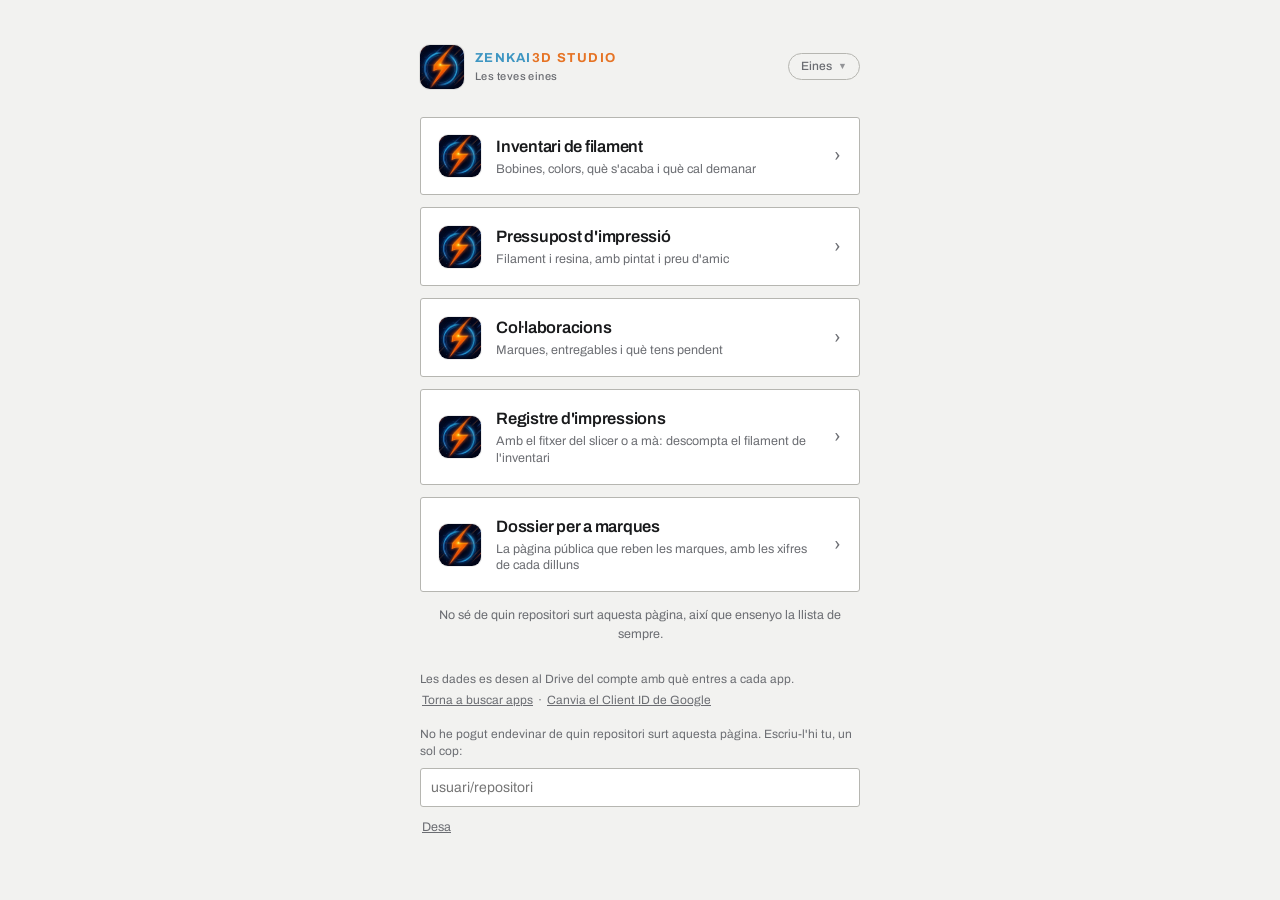
<file: index.html>
<!DOCTYPE html>
<html lang="ca">
<head>
<meta charset="utf-8">
<meta name="viewport" content="width=device-width, initial-scale=1">
<title>Zenkai3D Studio</title>
<meta name="apple-mobile-web-app-capable" content="yes">
<meta name="apple-mobile-web-app-status-bar-style" content="default">
<meta name="apple-mobile-web-app-title" content="Zenkai3D">
<meta name="mobile-web-app-capable" content="yes">
<meta name="theme-color" content="#F2F2F0">
<link rel="apple-touch-icon" href="icona.png">
<link rel="icon" href="icona.png">
<link rel="preconnect" href="https://fonts.googleapis.com">
<link rel="preconnect" href="https://fonts.gstatic.com" crossorigin>
<link href="https://fonts.googleapis.com/css2?family=Archivo:wght@400;500;600;700&display=swap" rel="stylesheet">
<link rel="stylesheet" href="zenkai.css">
<style>
:root{
  --paper:#F2F2F0; --surface:#FFFFFF; --ink:#191A1C; --ink-soft:#6B6D72;
  --line:#D9D9D5; --line-strong:#B6B6B1;
  --r:3px; --brand-blue:#3E96C2; --brand-orange:#E67324;
}
@media (prefers-color-scheme: dark){
  :root:not([data-theme="light"]){
    --paper:#131416; --surface:#1B1C1F; --ink:#EDEDEA; --ink-soft:#95979C;
    --line:#2E3033; --line-strong:#45484C;
  }
}
:root[data-theme="dark"]{
  --paper:#131416; --surface:#1B1C1F; --ink:#EDEDEA; --ink-soft:#95979C;
  --line:#2E3033; --line-strong:#45484C;
}
*{box-sizing:border-box}
html,body{margin:0;padding:0}
body{
  background:var(--paper); color:var(--ink);
  font-family:"Archivo","Helvetica Neue",Arial,sans-serif;
  font-size:15px; line-height:1.45; -webkit-font-smoothing:antialiased;
  min-height:100dvh; display:flex; align-items:center; justify-content:center; padding:28px 20px 44px;
}
.wrap{max-width:440px;width:100%}
.brandbar{display:flex;align-items:center;gap:11px;margin-bottom:28px}
.brandmark{width:44px;height:44px;border-radius:10px;display:block;flex:none;box-shadow:0 0 0 1px rgba(0,0,0,.08)}
.brandname{font-size:13px;font-weight:700;letter-spacing:.11em;text-transform:uppercase;line-height:1.3}
.brandname b{color:var(--brand-blue)}
.brandname i{color:var(--brand-orange);font-style:normal}
.brandname span{display:block;color:var(--ink-soft);font-size:11px;letter-spacing:.04em;font-weight:500;text-transform:none;margin-top:2px}

.apps{display:flex;flex-direction:column;gap:12px}
a.app{
  display:flex;align-items:center;gap:15px;
  background:var(--surface);border:1px solid var(--line-strong);border-radius:var(--r);
  padding:17px 18px;text-decoration:none;color:inherit;
  transition:border-color .12s, transform .12s;
}
a.app:hover,a.app:active{border-color:var(--ink);transform:translateY(-1px)}
a.app:focus-visible{outline:2px solid var(--ink);outline-offset:2px}
.app-ico{width:42px;height:42px;border-radius:9px;flex:none;object-fit:cover;box-shadow:0 0 0 1px rgba(0,0,0,.07)}
.app-txt{flex:1;min-width:0}
.app-txt b{display:block;font-size:16.5px;font-weight:600;letter-spacing:-.015em}
.app-txt span{display:block;color:var(--ink-soft);font-size:12.5px;margin-top:2px;line-height:1.35}
.arrow{flex:none;color:var(--ink-soft);font-size:19px}
a.app:hover .arrow{color:var(--ink)}

footer{margin-top:26px;color:var(--ink-soft);font-size:12px;line-height:1.5}
footer button{
  background:none;border:0;color:var(--ink-soft);text-decoration:underline;
  cursor:pointer;font:inherit;padding:2px 0;
}
footer button:hover{color:var(--ink)}
@media (prefers-reduced-motion:reduce){a.app{transition:none}}
.beta{display:inline-block;margin-top:6px;color:var(--brand-blue);font-weight:600}

.state{font-size:12.5px;color:var(--ink-soft);margin:14px 0 0;text-align:center;line-height:1.5}
.state[hidden]{display:none}
.state b{color:var(--ink)}
.skel{height:76px;border:1px solid var(--line);border-radius:var(--r);background:var(--surface);opacity:.55}
a.app.nova{border-color:var(--brand-blue)}
a.app .tag{font-size:9.5px;font-weight:700;letter-spacing:.08em;text-transform:uppercase;color:var(--brand-blue);display:block;margin-bottom:2px}
#repo-box{margin-top:14px;text-align:left}
#repo-box p{font-size:12px;color:var(--ink-soft);margin:0 0 7px;line-height:1.45}
#repo-box input{width:100%;padding:8px 10px;border:1px solid var(--line-strong);border-radius:var(--r);
  font:inherit;font-size:14px;background:var(--surface);color:var(--ink);margin-bottom:8px}
#repo-box button{font-size:12.5px}
footer button{background:none;border:0;color:var(--ink-soft);text-decoration:underline;cursor:pointer;font:inherit;font-size:12px;padding:3px 2px}
footer button:hover{color:var(--ink)}

[hidden]{display:none!important}
@media(max-width:430px){
  a.app{padding:15px 14px;gap:12px}
  a.app .app-ico{width:40px;height:40px}
}

</style>
</head>
<body>
<div class="wrap">

  <div class="brandbar">
    <img class="brandmark" src="icona.png" alt="">
    <div class="brandname"><b>ZENKAI</b><i>3D STUDIO</i>
      <span>Les teves eines</span>
    </div>
  </div>

  <nav class="apps" id="apps"></nav>
  <p class="state" id="state" hidden></p>

  <footer>
    Les dades es desen al Drive del compte amb què entres a cada app.
    <br><button type="button" id="refresh">Torna a buscar apps</button> ·
    <button type="button" id="reset-cid">Canvia el Client ID de Google</button>
    <div id="repo-box" hidden>
      <p>No he pogut endevinar de quin repositori surt aquesta pàgina. Escriu-l'hi tu, un sol cop:</p>
      <input type="text" id="repo-in" placeholder="usuari/repositori" autocapitalize="off" autocorrect="off" spellcheck="false">
      <button type="button" id="repo-save">Desa</button>
    </div>
  </footer>

</div>

<script>
"use strict";

/* Les apps que ja conec: nom maco, descripció i ordre al menú.
   Les que no són aquí també surten — el nom se'l treu del seu <title>. */
var CONEGUDES = {
  "inventari.html":   { n:"Inventari de filament",   d:"Bobines, colors, què s'acaba i què cal demanar", o:1 },
  "pressupost.html":  { n:"Pressupost d'impressió",  d:"Filament i resina, amb pintat i preu d'amic",     o:2 },
  "collabs.html":     { n:"Col·laboracions",         d:"Marques, entregables i què tens pendent",         o:3 },
  "impressions.html": { n:"Registre d'impressions",  d:"Amb el fitxer del slicer o a mà: descompta el filament de l'inventari", o:4 },
  "dossier.html":     { n:"Dossier per a marques",   d:"La pàgina pública que reben les marques, amb les xifres de cada dilluns", o:6 }
};
/* fitxers que mai han de sortir al menú (el propi menú i versions velles) */
var AMAGA = ["index.html","404.html","readme.html",
             "inventari-filament.html","pressupost-3d.html","collabs-3d.html","collaboracions.html"];

var CACHE_KEY="zenkai_apps_v1", REPO_KEY="zenkai_repo", VIST_KEY="zenkai_apps_vistes";
var $=function(id){ return document.getElementById(id); };
var esc=function(t){ return String(t==null?"":t).replace(/[&<>"]/g,function(c){
  return {"&":"&amp;","<":"&lt;",">":"&gt;",'"':"&quot;"}[c]; }); };

function estat(html){
  var e=$("state");
  if(!html){ e.hidden=true; e.innerHTML=""; return; }
  e.hidden=false; e.innerHTML=html;
}
function lsGet(k){ try{ return localStorage.getItem(k); }catch(e){ return null; } }
function lsSet(k,v){ try{ localStorage.setItem(k,v); }catch(e){} }

/* ---------- de quin repositori surt aquesta pàgina ---------- */
function repoInfo(){
  var manual=(lsGet(REPO_KEY)||"").trim();
  if(manual.indexOf("/")>0){
    var p=manual.replace(/^https?:\/\/github\.com\//i,"").replace(/\.git$/,"").split("/").filter(Boolean);
    if(p.length>=2) return { owner:p[0], repo:p[1], dir:p.slice(2).join("/"), manual:true };
  }
  var h=(location.hostname||"").toLowerCase();
  var m=h.match(/^([a-z0-9-]+)\.github\.io$/);
  if(!m) return null;
  var segs=(location.pathname||"/").split("/").filter(Boolean);
  if(segs.length && /\.[a-z0-9]+$/i.test(segs[segs.length-1])) segs.pop();
  if(!segs.length) return { owner:m[1], repo:m[1]+".github.io", dir:"" };
  return { owner:m[1], repo:segs[0], dir:segs.slice(1).join("/") };
}

/* ---------- demana la llista de fitxers a GitHub ---------- */
function descobreix(){
  var ri=repoInfo();
  if(!ri) return Promise.reject({code:"norepo"});
  var url="https://api.github.com/repos/"+encodeURIComponent(ri.owner)+"/"+encodeURIComponent(ri.repo)+
          "/contents/"+(ri.dir?ri.dir.split("/").map(encodeURIComponent).join("/"):"");
  return fetch(url,{headers:{"Accept":"application/vnd.github+json"}}).then(function(r){
    if(r.status===404) throw {code:"404", ri:ri};
    if(r.status===403) throw {code:"limit"};
    if(!r.ok) throw {code:"http", status:r.status};
    return r.json();
  }).then(function(list){
    if(!Array.isArray(list)) throw {code:"format"};
    var noms=list.filter(function(f){
      return f && f.type==="file" && /\.html?$/i.test(f.name) && AMAGA.indexOf(f.name.toLowerCase())<0;
    }).map(function(f){ return f.name; });
    if(!noms.length) throw {code:"buit"};
    return noms;
  });
}

/* ---------- el títol d'una app que no conec ---------- */
function fitxaDe(nom){
  var k=nom.toLowerCase();
  if(CONEGUDES[k]) return Promise.resolve({ titol:CONEGUDES[k].n, desc:CONEGUDES[k].d });
  /* només el principi del fitxer: el <title> hi és dins dels primers centenars de bytes */
  return fetch(nom,{headers:{"Range":"bytes=0-4000"}}).then(function(r){
    if(!r.ok && r.status!==206) throw 0;
    return r.text();
  }).then(function(t){
    var ti=(t.match(/<title[^>]*>([^<]*)<\/title>/i)||[])[1];
    /* la cometa de tancament ha de ser la mateixa que la d'obertura:
       si no, una descripció amb apòstrofs es talla pel mig */
    var md=t.match(/<meta\s+name=["']description["']\s+content=(["'])([\s\S]*?)\1/i);
    var de=md?md[2]:null;
    return { titol:(ti||"").trim()||null, desc:(de||"").trim()||null };
  }).catch(function(){ return { titol:null, desc:null }; });
}
function bonic(nom){
  var t=nom.replace(/\.html?$/i,"").replace(/[-_]+/g," ").trim();
  return t ? t.charAt(0).toUpperCase()+t.slice(1) : nom;
}

/* ---------- pintar ---------- */
function ordena(noms){
  return noms.slice().sort(function(a,b){
    var ka=CONEGUDES[a.toLowerCase()], kb=CONEGUDES[b.toLowerCase()];
    if(ka&&kb) return ka.o-kb.o;
    if(ka) return -1;
    if(kb) return 1;
    return a.localeCompare(b,"ca");
  });
}
function vistes(){
  try{ var v=JSON.parse(lsGet(VIST_KEY)||"[]"); return Array.isArray(v)?v:[]; }catch(e){ return []; }
}
function pinta(noms){
  noms=ordena(noms);
  var ja=vistes(), primera=!ja.length;
  $("apps").innerHTML = noms.map(function(nom){
    var k=nom.toLowerCase(), c=CONEGUDES[k];
    var nova = !primera && ja.indexOf(k)<0;
    return '<a class="app'+(nova?' nova':'')+'" href="'+esc(nom)+'" data-f="'+esc(k)+'">'+
      '<img class="app-ico" src="'+LOGO_SRC+'" alt="">'+
      '<span class="app-txt">'+
        (nova?'<span class="tag">nova</span>':'')+
        '<b>'+esc(c?c.n:bonic(nom))+'</b>'+
        '<span>'+esc(c?c.d:"")+'</span>'+
      '</span><span class="arrow">›</span></a>';
  }).join("");
  lsSet(VIST_KEY, JSON.stringify(noms.map(function(n){ return n.toLowerCase(); })));
  /* omple el nom de les que no conec */
  noms.forEach(function(nom){
    if(CONEGUDES[nom.toLowerCase()]) return;
    fitxaDe(nom).then(function(f){
      var a=$("apps").querySelector('a[data-f="'+nom.toLowerCase().replace(/"/g,'')+'"]');
      if(!a) return;
      if(f.titol) a.querySelector("b").textContent=f.titol;
      if(f.desc)  a.querySelector(".app-txt > span:last-child").textContent=f.desc;
    });
  });
}
function esquelet(n){
  var h=""; for(var i=0;i<n;i++) h+='<div class="skel"></div>';
  $("apps").innerHTML=h;
}

/* ---------- arrencada ---------- */
var LOGO_SRC="";
function arrenca(forcat){
  LOGO_SRC=document.querySelector(".brandmark").src;
  var cau=null;
  try{ cau=JSON.parse(lsGet(CACHE_KEY)||"null"); }catch(e){}
  if(cau && cau.apps && cau.apps.length && !forcat){ pinta(cau.apps); estat(""); }
  else esquelet(4);

  descobreix().then(function(noms){
    lsSet(CACHE_KEY, JSON.stringify({t:Date.now(), apps:noms}));
    pinta(noms);
    estat(forcat ? noms.length+" app"+(noms.length===1?"":"s")+" trobades al repositori." : "");
    if(forcat) setTimeout(function(){ estat(""); }, 3500);
  }).catch(function(e){
    var base = (cau && cau.apps && cau.apps.length) ? cau.apps : Object.keys(CONEGUDES);
    pinta(base);
    var c=(e&&e.code)||"";
    if(c==="norepo"){
      estat("No sé de quin repositori surt aquesta pàgina, així que ensenyo la llista de sempre.");
      $("repo-box").hidden=false;
    }
    else if(c==="404"){
      estat("GitHub no em deixa veure aquest repositori (o és privat). Ensenyo la llista de sempre.");
      $("repo-box").hidden=false;
    }
    else if(c==="limit") estat("GitHub m'ha tallat per massa consultes seguides. Ensenyo l'última llista que tenia; torna-ho a provar d'aquí una estona.");
    else if(c==="buit")  estat("Al repositori no hi he trobat cap altra pàgina.");
    else estat("No he pogut comprovar si hi ha apps noves. Ensenyo l'última llista que tenia.");
  });
}

$("refresh").onclick=function(){ estat("Buscant…"); arrenca(true); };
$("repo-save").onclick=function(){
  var v=$("repo-in").value.trim();
  if(v.indexOf("/")<0){ estat("Escriu-ho com <b>usuari/repositori</b>."); return; }
  lsSet(REPO_KEY, v);
  $("repo-box").hidden=true;
  estat("Buscant…"); arrenca(true);
};
$("reset-cid").onclick=function(){
  try{
    localStorage.removeItem("g_client_id");
    localStorage.removeItem("g_skip_login");
    this.textContent="Fet — torna a entrar a qualsevol app per posar-lo";
    this.disabled=true;
  }catch(e){ this.textContent="No s'ha pogut (emmagatzematge bloquejat)"; }
};

arrenca(false);
</script>
<script src="zenkai-nav.js"></script>
</body>
</html>
</file>
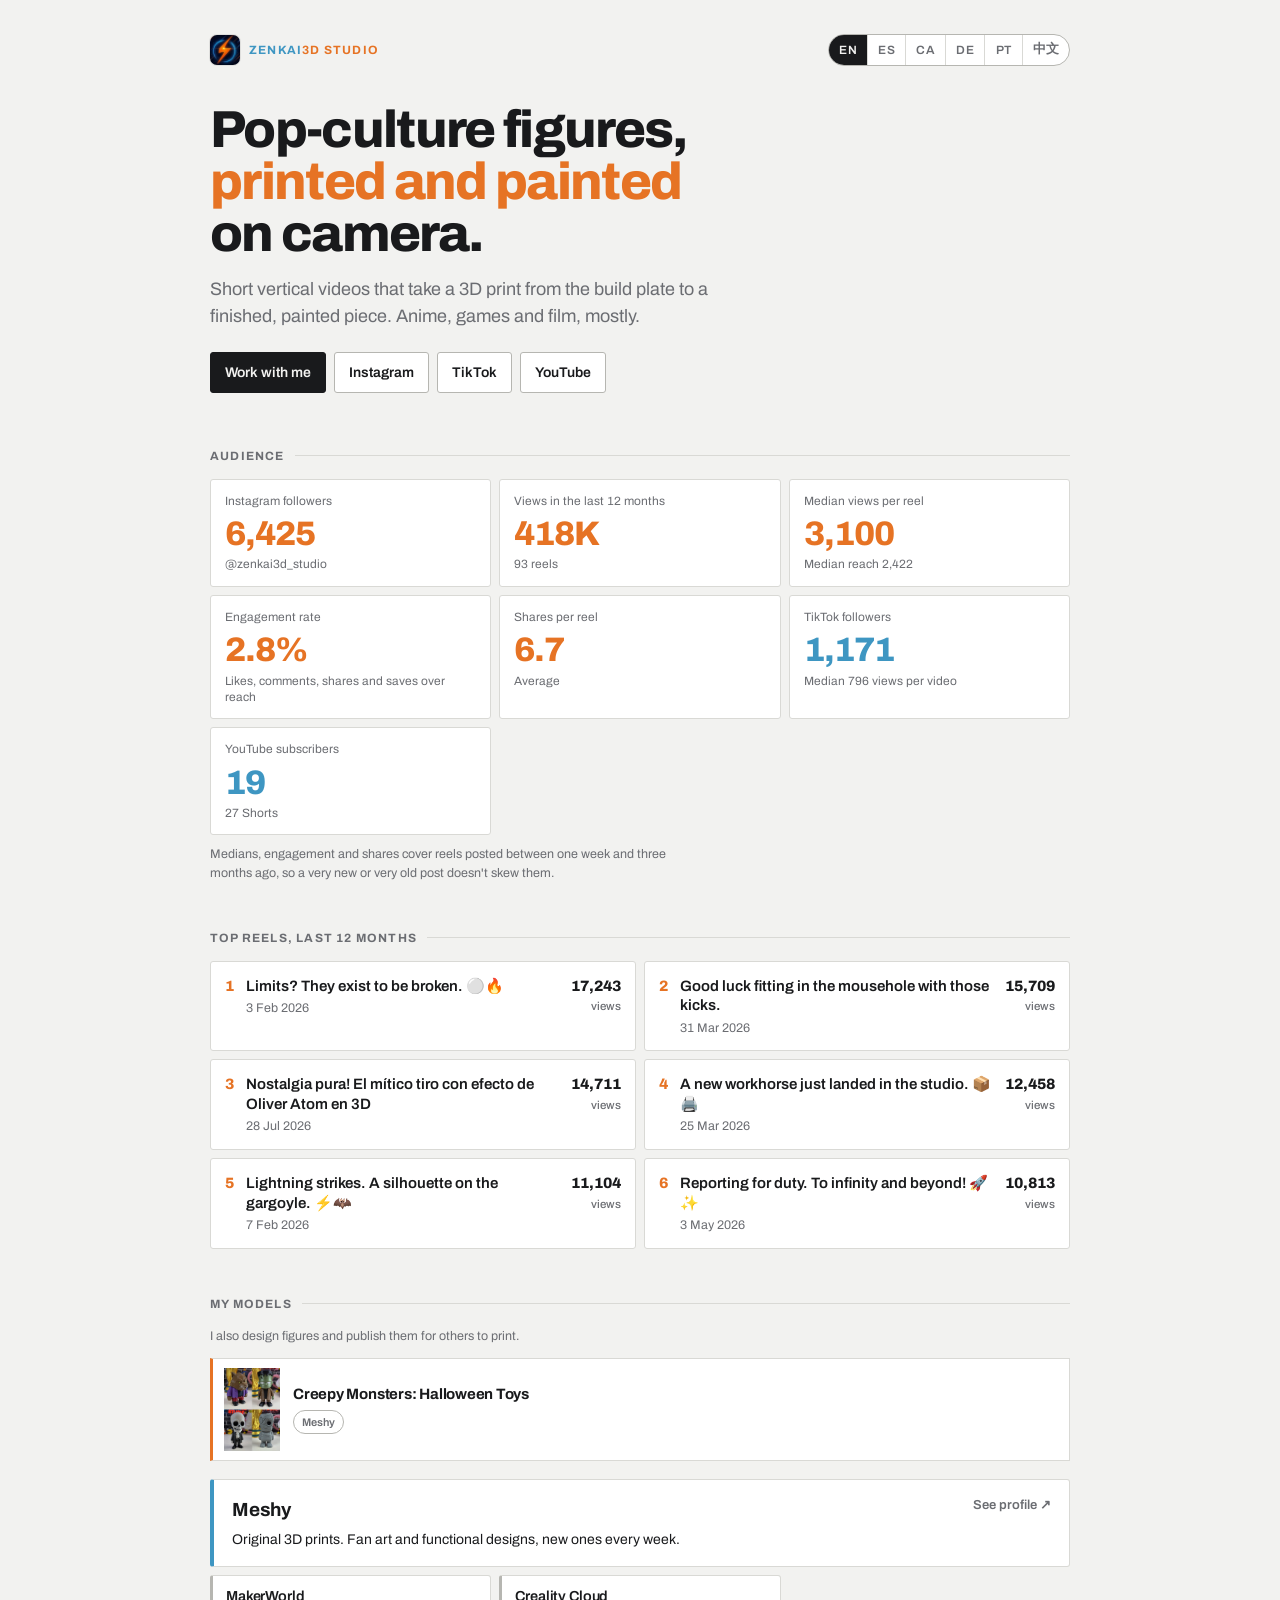
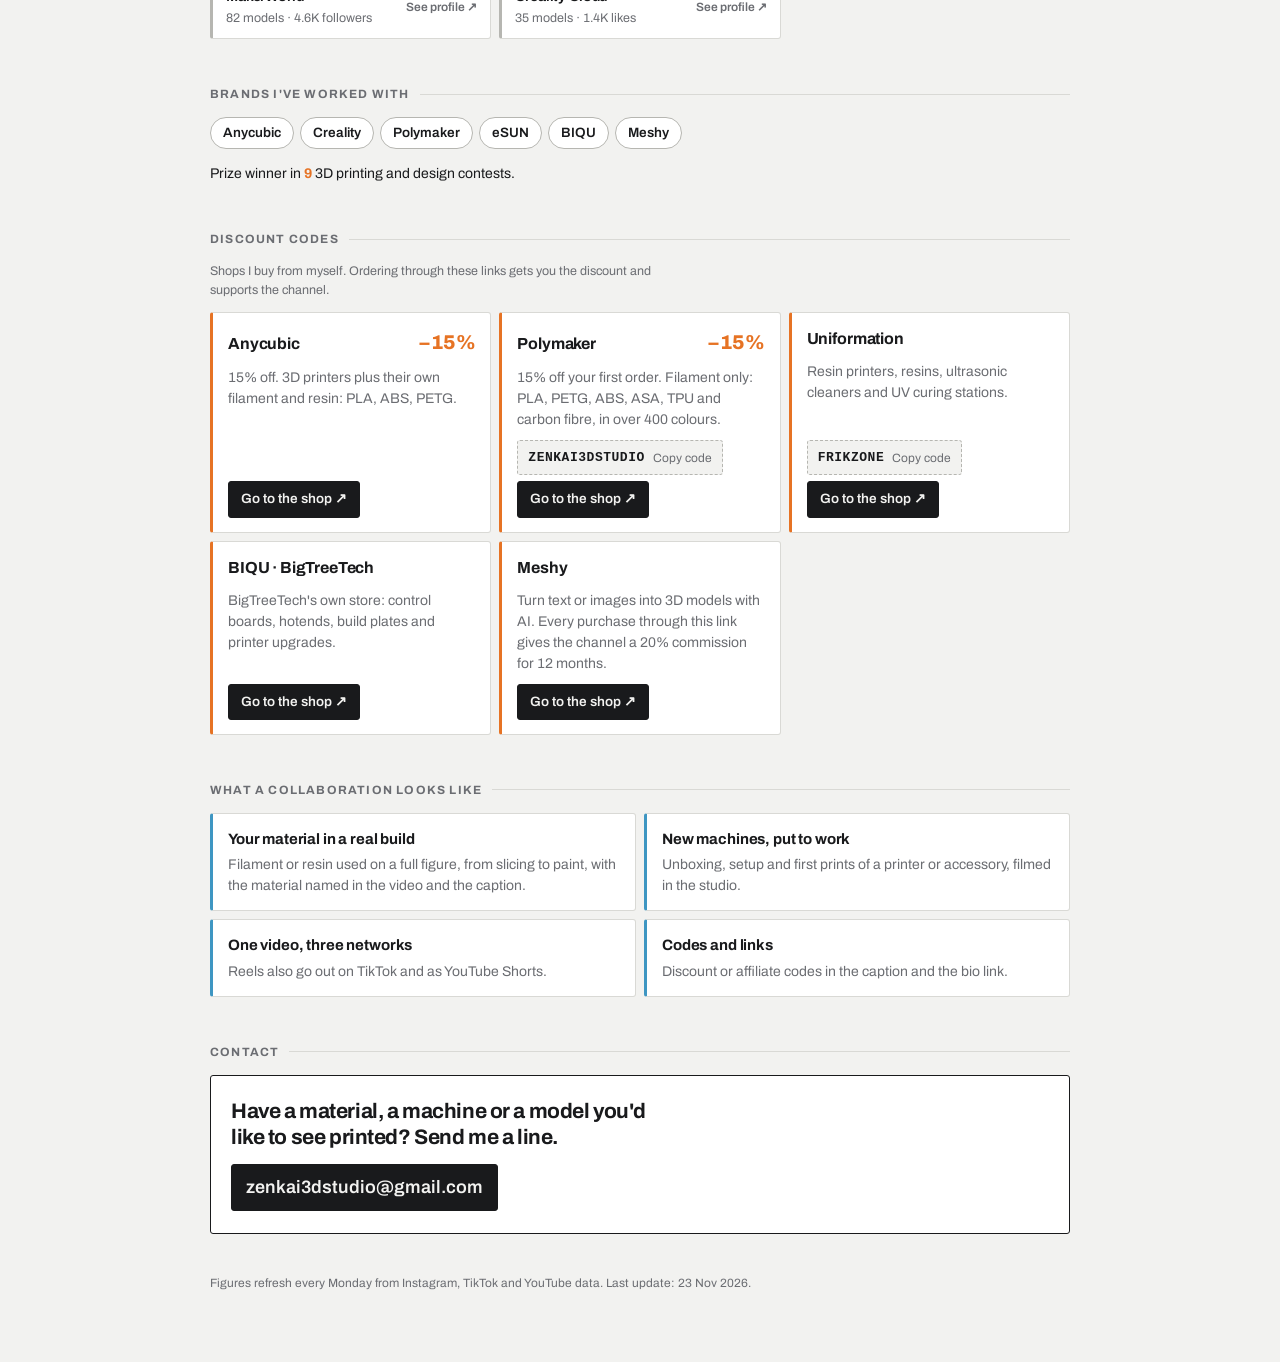
<file: dossier.html>
<!DOCTYPE html>
<html lang="en">
<head>
<meta charset="utf-8">
<meta name="viewport" content="width=device-width, initial-scale=1">
<title>Zenkai3D Studio · Media kit</title>
<meta name="description" content="Pop-culture figures, 3D printed and painted on camera. Audience numbers, best reels and brands, updated every week.">
<meta property="og:title" content="Zenkai3D Studio · Media kit">
<meta property="og:description" content="Pop-culture figures, 3D printed and painted on camera. Audience numbers, best reels and brands, updated every week.">
<meta property="og:type" content="website">
<meta name="theme-color" content="#F2F2F0">
<link rel="icon" href="icona.jpg">
<link rel="apple-touch-icon" href="icona.jpg">
<link rel="preconnect" href="https://fonts.googleapis.com">
<link rel="preconnect" href="https://fonts.gstatic.com" crossorigin>
<link href="https://fonts.googleapis.com/css2?family=Archivo:wght@400;500;600;700;800&display=swap" rel="stylesheet">
<style>
:root{
  --paper:#F2F2F0; --surface:#FFFFFF; --ink:#191A1C; --ink-soft:#6B6D72;
  --line:#D9D9D5; --line-strong:#B6B6B1; --good:#3F7D4C;
  --r:3px; --brand-blue:#3E96C2; --brand-orange:#E67324;
}
@media (prefers-color-scheme: dark){
  :root:not([data-theme="light"]){
    --paper:#131416; --surface:#1B1C1F; --ink:#EDEDEA; --ink-soft:#95979C;
    --line:#2E3033; --line-strong:#45484C; --good:#6FBF7F;
  }
}
:root[data-theme="dark"]{
  --paper:#131416; --surface:#1B1C1F; --ink:#EDEDEA; --ink-soft:#95979C;
  --line:#2E3033; --line-strong:#45484C; --good:#6FBF7F;
}
*{box-sizing:border-box}
html,body{margin:0;padding:0}
body{background:var(--paper);color:var(--ink);font-family:"Archivo","Helvetica Neue",Arial,sans-serif;
  font-size:15px;line-height:1.5;font-variant-numeric:tabular-nums;-webkit-font-smoothing:antialiased}
[hidden]{display:none!important}
a{color:inherit}
.wrap{max-width:900px;margin:0 auto;padding:0 20px 70px}

header{padding:34px 0 8px}
.brandbar{display:flex;align-items:center;gap:9px}
.brandmark{width:30px;height:30px;border-radius:7px;display:block;object-fit:cover;flex:none;box-shadow:0 0 0 1px rgba(0,0,0,.08)}
.brandname{font-size:12px;font-weight:700;letter-spacing:.1em;text-transform:uppercase}
.brandname b{color:var(--brand-blue)}
.brandname i{color:var(--brand-orange);font-style:normal}
.upd{margin-left:auto;font-size:12px;color:var(--ink-soft);white-space:nowrap}
h1{font-size:clamp(30px,6.4vw,52px);font-weight:800;letter-spacing:-.032em;line-height:1;margin:38px 0 0;max-width:15ch}
h1 em{font-style:normal;color:var(--brand-orange)}
.lede{font-size:clamp(15.5px,2.2vw,18px);color:var(--ink-soft);max-width:52ch;margin:16px 0 0}
.cta{display:flex;flex-wrap:wrap;gap:8px;margin:22px 0 0}
.btn{display:inline-flex;align-items:center;gap:7px;text-decoration:none;border:1px solid var(--line-strong);
  background:var(--surface);border-radius:var(--r);padding:9px 14px;font-weight:600;font-size:14px}
.btn:hover{border-color:var(--ink)}
.btn.primary{background:var(--ink);color:var(--paper);border-color:var(--ink)}
.btn.primary:hover{opacity:.86}
.btn:focus-visible{outline:2px solid var(--ink);outline-offset:2px}

section{padding-top:46px}
h2{font-size:12px;font-weight:700;letter-spacing:.1em;text-transform:uppercase;color:var(--ink-soft);margin:0 0 14px;
  display:flex;align-items:center;gap:10px}
h2::after{content:"";flex:1;height:1px;background:var(--line)}

.big{display:grid;grid-template-columns:repeat(3,1fr);gap:8px}
.big .stat:first-child{grid-column:span 1}
.stat{border:1px solid var(--line);border-radius:var(--r);background:var(--surface);padding:14px 14px 13px;min-width:0}
.stat span{display:block;font-size:12px;color:var(--ink-soft);line-height:1.3}
.stat b{display:block;font-size:clamp(24px,4.6vw,34px);font-weight:800;letter-spacing:-.03em;line-height:1.1;margin:6px 0 4px}
.stat small{display:block;font-size:12px;color:var(--ink-soft);line-height:1.35}
.stat.ig b{color:var(--brand-orange)}
.stat.tt b,.stat.yt b{color:var(--brand-blue)}
@media(max-width:620px){.big{grid-template-columns:1fr 1fr}}
.foot{font-size:12.5px;color:var(--ink-soft);margin:10px 0 0;max-width:70ch}

.reels{list-style:none;margin:0;padding:0;display:grid;grid-template-columns:1fr 1fr;gap:8px;counter-reset:r}
@media(max-width:620px){.reels{grid-template-columns:1fr}}
.reels a{display:flex;gap:12px;align-items:baseline;text-decoration:none;border:1px solid var(--line);border-radius:var(--r);
  background:var(--surface);padding:13px 14px;height:100%}
.reels a:hover{border-color:var(--ink)}
.reels a::before{counter-increment:r;content:counter(r);font-weight:800;color:var(--brand-orange);font-size:15px;min-width:1ch}
.reels .t{flex:1;min-width:0}
.reels .t p{margin:0;font-weight:600;line-height:1.3;overflow-wrap:anywhere}
.reels .t small{display:block;color:var(--ink-soft);font-size:12.5px;margin-top:3px}
.reels .v{display:flex;flex-direction:column;align-items:flex-end;text-align:right;white-space:nowrap}
.reels .v b{font-weight:800}
.reels .v small{font-size:11.5px;color:var(--ink-soft);font-weight:500;margin-top:1px}

.chips{display:flex;flex-wrap:wrap;gap:6px;margin:0;padding:0;list-style:none}
.chips li{border:1px solid var(--line-strong);background:var(--surface);border-radius:20px;padding:5px 12px;font-size:13.5px;font-weight:600}
.prizes{margin:14px 0 0;font-size:14px}
.prizes b{color:var(--brand-orange)}

.offer{display:grid;grid-template-columns:1fr 1fr;gap:8px}
@media(max-width:620px){.offer{grid-template-columns:1fr}}
.offer div{border:1px solid var(--line);border-left:3px solid var(--brand-blue);border-radius:var(--r);background:var(--surface);padding:14px 15px}
.offer h3{margin:0 0 4px;font-size:15px;font-weight:700;letter-spacing:-.01em}
.offer p{margin:0;color:var(--ink-soft);font-size:14px}

.contact{border:1px solid var(--ink);border-radius:var(--r);background:var(--surface);padding:22px 20px}
.contact p{margin:0 0 14px;font-size:clamp(17px,2.6vw,21px);font-weight:700;letter-spacing:-.02em;max-width:34ch;line-height:1.25}
.contact .mail{font-size:clamp(15px,2.4vw,18px)}

.state{border:1px dashed var(--line-strong);border-radius:var(--r);padding:14px;color:var(--ink-soft);font-size:14px}
footer{margin-top:40px;font-size:12px;color:var(--ink-soft)}
@media (prefers-reduced-motion:reduce){*{transition:none!important;animation:none!important}}

.lang{margin-left:auto;display:inline-flex;border:1px solid var(--line-strong);border-radius:20px;overflow:hidden;background:var(--surface);flex:none}
.lang button[lang="zh-Hans"]{letter-spacing:0;font-size:13px;min-width:42px}
@media(max-width:560px){
  .brandbar{flex-wrap:wrap}
  .lang{margin-left:0;order:3;width:100%;justify-content:space-between;margin-top:10px}
  .lang button{flex:1;min-width:0;padding:7px 4px}}
.lang button{font:inherit;font-size:12px;font-weight:600;letter-spacing:.04em;color:var(--ink-soft);background:none;border:0;
  padding:5px 10px;cursor:pointer;min-width:38px}
.lang button+button{border-left:1px solid var(--line)}
.lang button[aria-pressed="true"]{background:var(--ink);color:var(--paper)}
.lang button:hover{color:var(--ink)}
.lang button[aria-pressed="true"]:hover{color:var(--paper)}
.lang button:focus-visible{outline:2px solid var(--ink);outline-offset:-2px}


.aff{display:grid;grid-template-columns:repeat(auto-fill,minmax(250px,1fr));gap:8px}
.affc{border:1px solid var(--line);border-left:3px solid var(--brand-orange);border-radius:var(--r);background:var(--surface);
  padding:14px 15px;display:flex;flex-direction:column;gap:10px;min-width:0}
.affc .top{display:flex;align-items:baseline;gap:10px}
.affc .top b{font-size:16px;font-weight:700;letter-spacing:-.01em}
.affc .pct{margin-left:auto;font-weight:800;font-size:20px;letter-spacing:-.02em;color:var(--brand-orange);white-space:nowrap}
.affc p{margin:0;color:var(--ink-soft);font-size:14px}
.affc .acts{display:flex;flex-wrap:wrap;gap:6px;margin-top:auto}
.prof{display:grid;grid-template-columns:repeat(auto-fill,minmax(250px,1fr));gap:8px}
.prof a{display:flex;align-items:center;gap:12px;text-decoration:none;border:1px solid var(--line);border-left:3px solid var(--brand-blue);
  border-radius:var(--r);background:var(--surface);padding:13px 15px}
.prof a:hover{border-color:var(--ink);border-left-color:var(--brand-blue)}
.prof .n{flex:1;min-width:0}
.prof .n b{display:block;font-size:16px;font-weight:700;letter-spacing:-.01em}
.prof .n small{display:block;color:var(--ink-soft);font-size:13px;margin-top:2px}
.prof .go{font-size:13px;font-weight:600;white-space:nowrap;color:var(--ink-soft)}
/* el primer perfil és el que ha de llegir primer una marca; els altres, a sota i més petits */
.prof a.destacat{grid-column:1/-1;padding:16px 18px;border-left-width:4px;align-items:flex-start}
.prof a.destacat .n b{font-size:19px}
.prof a.destacat .n small{font-size:14px;margin-top:4px;color:var(--ink);max-width:62ch}
.prof a.menor{border-left-color:var(--line-strong);padding:10px 13px}
.prof a.menor .n b{font-size:14.5px;font-weight:600}
.prof a.menor .n small{font-size:12.5px}
.prof a.menor .go{font-size:12px}
/* les peces: la foto mana, i a sota on te la pots baixar */
.peces{margin:0 0 18px}
.colgrup+.colgrup{margin-top:22px}
.colgrup>h3{margin:0 0 3px;font-size:14px;letter-spacing:.01em}
.colgrup>.nota{margin:0 0 11px;color:var(--ink-soft);font-size:13px;max-width:62ch}
.graella{display:grid;grid-template-columns:1fr;gap:7px}
.peca{display:flex;align-items:center;gap:13px;border:1px solid var(--line);border-left:3px solid var(--brand-orange);background:var(--surface);padding:9px 14px 9px 11px}
.peca img{width:56px;height:auto;flex:none;display:block;background:var(--paper)}
/* mentre no hi hagi foto, un marc de la mateixa mida: la fila no es desquadra */
.peca .capfoto{width:56px;height:84px;flex:none;border:1px dashed var(--line-strong);background:var(--paper)}
.peca .d{flex:1;min-width:0}
.peca .d b{display:block;font-size:15px;line-height:1.2;letter-spacing:-.015em}
.peca .on{display:flex;flex-wrap:wrap;gap:5px;margin-top:7px}
.peca .on a{font-size:11px;font-weight:600;text-decoration:none;color:var(--ink-soft);border:1px solid var(--line-strong);border-radius:20px;padding:3px 8px;white-space:nowrap}
.peca .on a:hover{color:var(--ink);border-color:var(--ink);background:var(--paper)}
/* al mòbil estret, la miniatura cedeix l'espai perquè els enllaços no es parteixin */
@media(max-width:380px){
  .peca{gap:10px;padding:8px 10px 8px 9px}
  .peca img,.peca .capfoto{width:44px}
  .peca .capfoto{height:66px}
  .peca .on{gap:4px}
  .peca .on a{padding:3px 6px}}
.code{display:inline-flex;align-items:center;gap:8px;font:inherit;cursor:pointer;border:1px dashed var(--line-strong);
  background:var(--paper);color:var(--ink);border-radius:var(--r);padding:7px 10px;min-width:0}
.code b{font-family:ui-monospace,SFMono-Regular,Menlo,Consolas,monospace;font-size:13px;letter-spacing:.04em;overflow-wrap:anywhere}
.code span{font-size:12px;color:var(--ink-soft);white-space:nowrap}
.code:hover{border-color:var(--ink)}
.code:focus-visible{outline:2px solid var(--ink);outline-offset:2px}
.affc .btn{padding:7px 12px;font-size:13.5px}
.pub{display:grid;grid-template-columns:1fr 1fr;gap:8px;margin-top:8px}
@media(max-width:620px){.pub{grid-template-columns:1fr}}
.pub>div{border:1px solid var(--line);border-radius:var(--r);background:var(--surface);padding:13px 14px}
.pub h3{margin:0 0 9px;font-size:12px;font-weight:600;color:var(--ink-soft)}
.pub ol{list-style:none;margin:0;padding:0;display:grid;gap:7px}
.pub li{display:grid;grid-template-columns:minmax(0,1fr) auto;gap:2px 10px;align-items:baseline;font-size:14px}
.pub li span{overflow:hidden;text-overflow:ellipsis;white-space:nowrap}
.pub li b{font-weight:700;font-variant-numeric:tabular-nums}
.pub li i{grid-column:1/-1;display:block;height:4px;border-radius:2px;background:var(--line);overflow:hidden}
.pub li i::before{content:"";display:block;height:100%;width:var(--w);background:var(--brand-orange)}

.cases{display:grid;grid-template-columns:repeat(auto-fill,minmax(220px,1fr));gap:8px}
.cases a{display:flex;flex-direction:column;gap:3px;text-decoration:none;border:1px solid var(--line);border-top:3px solid var(--brand-orange);
  border-radius:var(--r);background:var(--surface);padding:12px 14px 13px}
.cases a:hover{border-color:var(--ink);border-top-color:var(--brand-orange)}
.cases .m{font-size:13px;font-weight:700;letter-spacing:.01em;color:var(--brand-orange)}
.cases .t{font-weight:600;line-height:1.3}
.cases .s{font-size:12.5px;color:var(--ink-soft)}
.cases .v{margin-top:8px;font-size:clamp(22px,4vw,28px);font-weight:800;letter-spacing:-.03em;line-height:1}
.cases .v small{display:block;font-size:12px;font-weight:500;letter-spacing:0;color:var(--ink-soft);margin-top:4px}
</style>
</head>
<body>
<div class="wrap">

<header>
  <div class="brandbar">
    <img class="brandmark" src="icona.jpg" alt="">
    <span class="brandname"><b>ZENKAI</b><i>3D STUDIO</i></span>
    <div class="lang" id="lang" role="group" aria-label="Language">
      <button type="button" data-l="en" lang="en" title="English">EN</button>
      <button type="button" data-l="es" lang="es" title="Español">ES</button>
      <button type="button" data-l="ca" lang="ca" title="Català">CA</button>
      <button type="button" data-l="de" lang="de" title="Deutsch">DE</button>
      <button type="button" data-l="pt" lang="pt" title="Português">PT</button>
      <button type="button" data-l="zh" lang="zh-Hans" title="中文">中文</button>
    </div>
  </div>
  <h1 data-h="h1"></h1>
  <p class="lede" data-t="lede"></p>
  <div class="cta">
    <a class="btn primary js-mail" href="mailto:zenkai3dstudio@gmail.com" data-t="cta"></a>
    <a class="btn" href="https://www.instagram.com/zenkai3d_studio/" target="_blank" rel="noopener">Instagram</a>
    <a class="btn" href="https://www.tiktok.com/@zenkai3d_studio" target="_blank" rel="noopener">TikTok</a>
    <a class="btn" href="https://www.youtube.com/@zenkai3dstudio" target="_blank" rel="noopener">YouTube</a>
  </div>
</header>

<p class="state" id="state" hidden></p>

<section id="s-num" hidden>
  <h2 data-t="audience"></h2>
  <div class="big" id="stats"></div>
  <p class="foot" data-t="statsFoot"></p>
  <div class="pub" id="pub" hidden>
    <div><h3 data-t="byCountry"></h3><ol id="paisos"></ol></div>
    <div><h3 data-t="byAge"></h3><ol id="edats"></ol></div>
  </div>
</section>

<section id="s-cases" hidden>
  <h2 data-t="cases"></h2>
  <div class="cases" id="cases"></div>
</section>

<section id="s-top" hidden>
  <h2 data-t="top"></h2>
  <ol class="reels" id="top"></ol>
</section>

<section id="s-prof" hidden>
  <h2 data-t="models"></h2>
  <p class="foot" style="margin:0 0 12px" data-t="modelsHint"></p>
  <div class="peces" id="peces"></div>
  <div class="prof" id="prof"></div>
</section>

<section id="s-brands" hidden>
  <h2 data-t="brands"></h2>
  <ul class="chips" id="brands"></ul>
  <p class="prizes" id="prizes" hidden></p>
</section>

<section id="s-aff" hidden>
  <h2 data-t="codes"></h2>
  <p class="foot" style="margin:0 0 12px" data-t="codesHint"></p>
  <div class="aff" id="aff"></div>
</section>

<section>
  <h2 data-t="collab"></h2>
  <div class="offer">
    <div><h3 data-t="o1t"></h3><p data-t="o1"></p></div>
    <div><h3 data-t="o2t"></h3><p data-t="o2"></p></div>
    <div><h3 data-t="o3t"></h3><p data-t="o3"></p></div>
    <div><h3 data-t="o4t"></h3><p data-t="o4"></p></div>
  </div>
</section>

<section>
  <h2 data-t="contact"></h2>
  <div class="contact">
    <p data-t="contactLine"></p>
    <a class="btn primary mail js-mail" href="mailto:zenkai3dstudio@gmail.com">zenkai3dstudio@gmail.com</a>
  </div>
</section>

<footer><span data-t="footer"></span> <span id="upd"></span></footer>
</div>

<script>
"use strict";
var MAIL = "zenkai3dstudio@gmail.com";
var T = {
  en: {
    title: "Zenkai3D Studio · Media kit",
    h1: "Pop-culture figures, <em>printed and painted</em> on camera.",
    lede: "Short vertical videos that take a 3D print from the build plate to a finished, painted piece. Anime, games and film, mostly.",
    cta: "Work with me", subject: "Collaboration with Zenkai3D Studio",
    state: "The numbers are being refreshed. Try again in a minute, or write to " + MAIL + " and I'll send them over.",
    audience: "Audience", top: "Top reels, last 12 months", brands: "Brands I've worked with",
    prizes: "Prize winner in <b>{n}</b> 3D printing and design contests.",
    codes: "Discount codes", codesHint: "Shops I buy from myself. Ordering through these links gets you the discount and supports the channel.",
    copy: "Copy code", copied: "Copied", shop: "Go to the shop",
    off: function (p, first) { return p + "% off" + (first ? " your first order" : ""); },
    collab: "What a collaboration looks like",
    o1t: "Your material in a real build", o1: "Filament or resin used on a full figure, from slicing to paint, with the material named in the video and the caption.",
    o2t: "New machines, put to work", o2: "Unboxing, setup and first prints of a printer or accessory, filmed in the studio.",
    o3t: "One video, three networks", o3: "Reels also go out on TikTok and as YouTube Shorts.",
    o4t: "Codes and links", o4: "Discount or affiliate codes in the caption and the bio link.",
    contact: "Contact", contactLine: "Have a material, a machine or a model you'd like to see printed? Send me a line.",
    footer: "Figures refresh every Monday from Instagram, TikTok and YouTube data.", upd: "Last update: {d}.",
    igF: "Instagram followers", views12: "Views in the last 12 months", reelsN: "{n} reels",
    medV: "Median views per reel", medR: "Median reach {n}",
    eng: "Engagement rate", engS: "Likes, comments, shares and saves over reach",
    shares: "Shares per reel", avg: "Average",
    ttF: "TikTok followers", ttMed: "Median {n} views per video",
    ytS: "YouTube subscribers", ytSh: "YouTube Shorts", shortsN: "{n} Shorts",
    statsFoot: "Medians, engagement and shares cover reels posted between one week and three months ago, so a very new or very old post doesn't skew them.",
    models: "My models", modelsHint: "I also design figures and publish them for others to print.", nModels: "{n} models", nFollowers: "{n} followers", nLikes: "{n} likes", profile: "See profile",
    byCountry: "Followers by country", byAge: "Followers by age", cases: "Brand collaborations", watch: "views",
    viewsW: "views"
  },
  es: {
    title: "Zenkai3D Studio · Media kit",
    h1: "Figuras de la cultura pop, <em>impresas y pintadas</em> frente a la cámara.",
    lede: "Vídeos verticales cortos que llevan una impresión 3D de la placa a la pieza terminada y pintada. Sobre todo anime, videojuegos y cine.",
    cta: "Trabajemos juntos", subject: "Colaboración con Zenkai3D Studio",
    state: "Las cifras se están actualizando. Vuelve a probar en un minuto o escribe a " + MAIL + " y te las envío.",
    audience: "Audiencia", top: "Los mejores reels de los últimos 12 meses", brands: "Marcas con las que he trabajado",
    prizes: "Premiado en <b>{n}</b> concursos de impresión y diseño 3D.",
    codes: "Códigos de descuento", codesHint: "Tiendas en las que compro yo mismo. Si pides desde estos enlaces, tienes el descuento y apoyas el canal.",
    copy: "Copiar código", copied: "Copiado", shop: "Ir a la tienda",
    off: function (p, first) { return p + " % de descuento" + (first ? " en tu primer pedido" : ""); },
    collab: "Cómo es una colaboración",
    o1t: "Tu material en una figura de verdad", o1: "Filamento o resina en una figura completa, del laminado a la pintura, con el material citado en el vídeo y en el texto.",
    o2t: "Máquinas nuevas, a pleno rendimiento", o2: "Unboxing, puesta a punto y primeras impresiones de una impresora o un accesorio, grabado en el taller.",
    o3t: "Un vídeo, tres redes", o3: "Los reels también se publican en TikTok y como YouTube Shorts.",
    o4t: "Códigos y enlaces", o4: "Códigos de descuento o de afiliado en el texto y en el enlace de la bio.",
    contact: "Contacto", contactLine: "¿Tienes un material, una máquina o un modelo que quieras ver impreso? Escríbeme.",
    footer: "Las cifras se actualizan cada lunes con datos de Instagram, TikTok y YouTube.", upd: "Última actualización: {d}.",
    igF: "Seguidores en Instagram", views12: "Visualizaciones en 12 meses", reelsN: "{n} reels",
    medV: "Mediana de visualizaciones por reel", medR: "Mediana de alcance: {n}",
    eng: "Tasa de interacción", engS: "Me gusta, comentarios, compartidos y guardados sobre el alcance",
    shares: "Compartidos por reel", avg: "Media",
    ttF: "Seguidores en TikTok", ttMed: "Mediana de {n} visualizaciones por vídeo",
    ytS: "Suscriptores en YouTube", ytSh: "Shorts en YouTube", shortsN: "{n} Shorts",
    statsFoot: "Las medianas, la interacción y los compartidos son de los reels publicados hace entre una semana y tres meses, para que uno muy nuevo o muy antiguo no las distorsione.",
    models: "Mis modelos", modelsHint: "También diseño figuras y las publico para que otros las impriman.", nModels: "{n} modelos", nFollowers: "{n} seguidores", nLikes: "{n} me gusta", profile: "Ver perfil",
    byCountry: "Seguidores por país", byAge: "Seguidores por edad", cases: "Colaboraciones con marcas", watch: "visualizaciones",
    viewsW: "visualizaciones"
  },
  ca: {
    title: "Zenkai3D Studio · Dossier",
    h1: "Figures de la cultura pop, <em>impreses i pintades</em> davant la càmera.",
    lede: "Vídeos verticals curts que porten una impressió 3D de la placa a la peça acabada i pintada. Sobretot anime, videojocs i cinema.",
    cta: "Treballem junts", subject: "Col·laboració amb Zenkai3D Studio",
    state: "Les xifres s'estan actualitzant. Torna-ho a provar d'aquí a un minut o escriu a " + MAIL + " i te les envio.",
    audience: "Audiència", top: "Els millors reels dels últims 12 mesos", brands: "Marques amb què he treballat",
    prizes: "Premiat en <b>{n}</b> concursos d'impressió i disseny 3D.",
    codes: "Codis de descompte", codesHint: "Botigues on compro jo mateix. Si compres des d'aquests enllaços, tens el descompte i dones suport al canal.",
    copy: "Copia el codi", copied: "Copiat", shop: "Ves a la botiga",
    off: function (p, first) { return p + " % de descompte" + (first ? " a la primera comanda" : ""); },
    collab: "Com és una col·laboració",
    o1t: "El teu material en una figura de debò", o1: "Filament o resina en una figura sencera, del laminat a la pintura, amb el material citat al vídeo i al text.",
    o2t: "Màquines noves, a ple rendiment", o2: "Desembalatge, posada a punt i primeres impressions d'una impressora o un accessori, gravat al taller.",
    o3t: "Un vídeo, tres xarxes", o3: "Els reels també surten a TikTok i com a YouTube Shorts.",
    o4t: "Codis i enllaços", o4: "Codis de descompte o d'afiliat al text i a l'enllaç de la bio.",
    contact: "Contacte", contactLine: "Tens un material, una màquina o un model que vulguis veure imprès? Escriu-me.",
    footer: "Les xifres s'actualitzen cada dilluns amb dades d'Instagram, TikTok i YouTube.", upd: "Última actualització: {d}.",
    igF: "Seguidors a Instagram", views12: "Visualitzacions en 12 mesos", reelsN: "{n} reels",
    medV: "Mediana de visualitzacions per reel", medR: "Mediana d'abast: {n}",
    eng: "Taxa d'interacció", engS: "M'agrada, comentaris, compartits i desats sobre l'abast",
    shares: "Compartits per reel", avg: "Mitjana",
    ttF: "Seguidors a TikTok", ttMed: "Mediana de {n} visualitzacions per vídeo",
    ytS: "Subscriptors a YouTube", ytSh: "Shorts a YouTube", shortsN: "{n} Shorts",
    statsFoot: "Les medianes, la interacció i els compartits són dels reels publicats fa entre una setmana i tres mesos, perquè un de molt nou o de molt antic no les distorsioni.",
    models: "Els meus models", modelsHint: "També dissenyo figures i les publico perquè altres les imprimeixin.", nModels: "{n} models", nFollowers: "{n} seguidors", nLikes: "{n} m'agrada", profile: "Mira el perfil",
    byCountry: "Seguidors per país", byAge: "Seguidors per edat", cases: "Col·laboracions amb marques", watch: "visualitzacions",
    viewsW: "visualitzacions"
  },
  pt: {
    title: "Zenkai3D Studio · Mídia kit",
    h1: "Figuras de cultura pop, <em>impressas e pintadas</em> em vídeo.",
    lede: "Vídeos verticais curtos que levam uma impressão 3D da mesa de impressão até a peça pintada e pronta. Sobretudo anime, jogos e cinema.",
    cta: "Vamos trabalhar juntos", subject: "Colaboração com o Zenkai3D Studio",
    state: "Os números estão sendo atualizados. Tente daqui a um minuto ou escreva para " + MAIL + " que eu mando na hora.",
    audience: "Audiência", top: "Reels em destaque, últimos 12 meses", brands: "Marcas com que já trabalhei",
    prizes: "Premiado em <b>{n}</b> concursos de impressão 3D e de design.",
    codes: "Códigos de desconto", codesHint: "Lojas onde eu mesmo compro. Comprar por estes links garante o desconto e ajuda o canal.",
    copy: "Copiar código", copied: "Copiado", shop: "Ir à loja",
    off: function (p, first) { return p + " % de desconto" + (first ? " no primeiro pedido" : ""); },
    collab: "Como é uma colaboração",
    o1t: "Seu material numa peça de verdade", o1: "Filamento ou resina usados numa figura completa, do fatiamento à pintura, com o material citado no vídeo e na legenda.",
    o2t: "Máquinas novas, colocadas para trabalhar", o2: "Unboxing, montagem e primeiras impressões de uma impressora ou acessório, filmados no estúdio.",
    o3t: "Um vídeo, três redes", o3: "Os reels saem também no TikTok e como YouTube Shorts.",
    o4t: "Códigos e links", o4: "Códigos de desconto ou de afiliado na legenda e no link da bio.",
    contact: "Contato", contactLine: "Tem um material, uma máquina ou um modelo que gostaria de ver impresso? Me escreva.",
    footer: "Os números são atualizados todas as segundas-feiras com dados do Instagram, do TikTok e do YouTube.", upd: "Última atualização: {d}.",
    igF: "Seguidores no Instagram", views12: "Visualizações nos últimos 12 meses", reelsN: "{n} reels",
    medV: "Mediana de visualizações por reel", medR: "Mediana de alcance {n}",
    eng: "Taxa de interação", engS: "Curtidas, comentários, compartilhamentos e salvamentos sobre o alcance",
    shares: "Compartilhamentos por reel", avg: "Média",
    ttF: "Seguidores no TikTok", ttMed: "Mediana de {n} visualizações por vídeo",
    ytS: "Inscritos no YouTube", ytSh: "YouTube Shorts", shortsN: "{n} Shorts",
    statsFoot: "As medianas, a interação e os compartilhamentos cobrem reels publicados entre uma semana e três meses atrás, para que uma publicação muito nova ou muito antiga não distorça os números.",
    models: "Meus modelos", modelsHint: "Também modelo figuras e publico para outras pessoas imprimirem.", nModels: "{n} modelos", nFollowers: "{n} seguidores", nLikes: "{n} curtidas", profile: "Ver perfil",
    byCountry: "Seguidores por país", byAge: "Seguidores por idade", cases: "Colaborações com marcas", watch: "visualizações",
    viewsW: "visualizações"
  },
  zh: {
    title: "Zenkai3D Studio · 媒体资料",
    h1: "流行文化手办，<em>现场打印与上色</em>。",
    lede: "竖屏短视频，把一件 3D 打印作品从热床一路做到上色完成的成品。题材以动漫、游戏和电影为主。",
    cta: "合作洽谈", subject: "与 Zenkai3D Studio 合作",
    state: "数据正在更新。请过一分钟再试，或者写信到 " + MAIL + "，我直接发给你。",
    audience: "受众", top: "近 12 个月的热门视频", brands: "合作过的品牌",
    prizes: "在 <b>{n}</b> 项 3D 打印与设计比赛中获奖。",
    codes: "优惠码", codesHint: "我自己也在这些店买东西。通过这些链接下单，你能拿到折扣，也等于支持这个频道。",
    copy: "复制优惠码", copied: "已复制", shop: "前往店铺",
    off: function (p, first) { return (first ? "首单" : "") + "立减 " + p + "%"; },
    collab: "合作方式",
    o1t: "你的材料，用在真实作品上", o1: "线材或光敏树脂用在一件完整的手办上，从切片到上色，视频中和文案中都会写明材料名称。",
    o2t: "新机器，真正上手", o2: "打印机或配件的开箱、组装和首件打印，在工作室实拍。",
    o3t: "一条视频，三个平台", o3: "Reels 会同步发布到 TikTok 和 YouTube Shorts。",
    o4t: "优惠码与链接", o4: "优惠码或联盟链接放在文案里和主页链接里。",
    contact: "联系方式", contactLine: "有材料、机器或模型想看它被打印出来吗？给我留言。",
    footer: "数据每周一根据 Instagram、TikTok 和 YouTube 的后台更新。", upd: "最近更新：{d}。",
    igF: "Instagram 粉丝", views12: "近 12 个月播放量", reelsN: "{n} 条视频",
    medV: "每条视频播放量中位数", medR: "触达中位数 {n}",
    eng: "互动率", engS: "点赞、评论、分享和收藏除以触达",
    shares: "每条视频分享数", avg: "平均",
    ttF: "TikTok 粉丝", ttMed: "每条视频播放量中位数 {n}",
    ytS: "YouTube 订阅", ytSh: "YouTube Shorts", shortsN: "{n} 条 Shorts",
    statsFoot: "中位数、互动率和分享数统计的是一周前到三个月前发布的视频，这样太新或太旧的内容不会影响结果。",
    models: "我的模型", modelsHint: "我也自己设计手办，并发布出来供别人打印。", nModels: "{n} 个模型", nFollowers: "{n} 位关注者", nLikes: "{n} 个赞", profile: "查看主页",
    byCountry: "粉丝国家分布", byAge: "粉丝年龄分布", cases: "品牌合作", watch: "次播放",
    viewsW: "次播放"
  },
  de: {
    title: "Zenkai3D Studio · Mediakit",
    h1: "Popkultur-Figuren, <em>gedruckt und bemalt</em> vor der Kamera.",
    lede: "Kurze Hochkant-Videos, die einen 3D-Druck von der Druckplatte bis zur fertig bemalten Figur zeigen. Vor allem Anime, Games und Film.",
    cta: "Zusammenarbeit anfragen", subject: "Zusammenarbeit mit Zenkai3D Studio",
    state: "Die Zahlen werden gerade aktualisiert. Versuchen Sie es in einer Minute erneut oder schreiben Sie an " + MAIL + ", dann schicke ich sie Ihnen.",
    audience: "Reichweite", top: "Top-Reels der letzten 12 Monate", brands: "Marken, mit denen ich gearbeitet habe",
    prizes: "Preisträger in <b>{n}</b> Wettbewerben für 3D-Druck und 3D-Design.",
    codes: "Rabattcodes", codesHint: "Shops, in denen ich selbst einkaufe. Wer über diese Links bestellt, bekommt den Rabatt und unterstützt den Kanal.",
    copy: "Code kopieren", copied: "Kopiert", shop: "Zum Shop",
    off: function (p, first) { return p + " % Rabatt" + (first ? " auf die erste Bestellung" : ""); },
    collab: "So sieht eine Zusammenarbeit aus",
    o1t: "Ihr Material in einem echten Projekt", o1: "Filament oder Harz für eine komplette Figur, vom Slicen bis zur Bemalung, mit Nennung des Materials im Video und in der Beschreibung.",
    o2t: "Neue Geräte im Praxiseinsatz", o2: "Unboxing, Einrichtung und erste Drucke eines Druckers oder Zubehörs, gefilmt im Studio.",
    o3t: "Ein Video, drei Netzwerke", o3: "Die Reels erscheinen auch auf TikTok und als YouTube Shorts.",
    o4t: "Codes und Links", o4: "Rabatt- oder Affiliate-Codes in der Beschreibung und im Bio-Link.",
    contact: "Kontakt", contactLine: "Sie haben ein Material, ein Gerät oder ein Modell, das Sie gedruckt sehen möchten? Schreiben Sie mir.",
    footer: "Die Zahlen werden jeden Montag mit Daten von Instagram, TikTok und YouTube aktualisiert.", upd: "Letzte Aktualisierung: {d}.",
    igF: "Instagram-Follower", views12: "Aufrufe in 12 Monaten", reelsN: "{n} Reels",
    medV: "Median der Aufrufe pro Reel", medR: "Median-Reichweite: {n}",
    eng: "Interaktionsrate", engS: "Likes, Kommentare, Shares und Saves im Verhältnis zur Reichweite",
    shares: "Shares pro Reel", avg: "Durchschnitt",
    ttF: "TikTok-Follower", ttMed: "Median {n} Aufrufe pro Video",
    ytS: "YouTube-Abonnenten", ytSh: "YouTube Shorts", shortsN: "{n} Shorts",
    statsFoot: "Mediane, Interaktionen und Shares beziehen sich auf Reels, die vor einer Woche bis drei Monaten veröffentlicht wurden, damit sehr neue oder sehr alte Beiträge sie nicht verzerren.",
    models: "Meine Modelle", modelsHint: "Ich entwerfe auch Figuren und veröffentliche sie, damit andere sie drucken können.", nModels: "{n} Modelle", nFollowers: "{n} Follower", nLikes: "{n} Likes", profile: "Profil ansehen",
    byCountry: "Follower nach Land", byAge: "Follower nach Alter", cases: "Markenkooperationen", watch: "Aufrufe",
    viewsW: "Aufrufe"
  }
};
var LOC = { en: "en-GB", es: "es-ES", ca: "ca-ES", de: "de-DE", pt: "pt-BR", zh: "zh-CN" };
var LANGS = ["en", "es", "ca", "de", "pt", "zh"], KEY = "zenkai_dossier_lang";
var $ = function (id) { return document.getElementById(id); };
var esc = function (t) { return String(t == null ? "" : t).replace(/[&<>"]/g, function (c) {
  return { "&": "&amp;", "<": "&lt;", ">": "&gt;", '"': "&quot;" }[c]; }); };
var L = "en", D = null, C = null;

function lsGet(k) { try { return localStorage.getItem(k); } catch (e) { return null; } }
function lsSet(k, v) { try { localStorage.setItem(k, v); } catch (e) {} }
function triaIdioma() {
  var q = (new URLSearchParams(location.search).get("lang") || "").toLowerCase();
  if (LANGS.indexOf(q) >= 0) return q;
  var s = lsGet(KEY); if (LANGS.indexOf(s) >= 0) return s;
  var nav = (navigator.languages || [navigator.language || ""]);
  for (var i = 0; i < nav.length; i++) { var c = String(nav[i]).slice(0, 2).toLowerCase(); if (LANGS.indexOf(c) >= 0) return c; }
  return "en";
}
function t(k, vars) {
  var s = (T[L] && T[L][k] != null) ? T[L][k] : T.en[k];
  if (vars) Object.keys(vars).forEach(function (v) { s = String(s).split("{" + v + "}").join(vars[v]); });
  return s;
}
function nf() {
  try { return new Intl.NumberFormat(LOC[L], { useGrouping: "always" }); } catch (e) { return new Intl.NumberFormat(LOC[L]); }
}
function num(x) { return (x == null || x === "") ? null : nf().format(x); }
function compact(x) {
  if (x == null) return null;
  if (L === "en" && x >= 1e4) return (x >= 1e6 ? (Math.round(x / 1e5) / 10) + "M" : Math.round(x / 1e3) + "K");
  if (x >= 1e4) return nf().format(Math.round(x / 1e3) * 1e3);
  return nf().format(x);
}
function dia(iso) {
  if (!iso) return "";
  var d = new Date(iso + "T12:00:00");
  return isNaN(d) ? iso : d.toLocaleDateString(LOC[L], { day: "numeric", month: "short", year: "numeric" });
}
function stat(cls, label, value, small) {
  if (value == null) return "";
  return '<div class="stat ' + cls + '"><span>' + esc(label) + '</span><b>' + esc(value) + '</b>' + (small ? '<small>' + esc(small) + '</small>' : '') + '</div>';
}

function textos() {
  document.documentElement.lang = L;
  document.title = t("title");
  Array.prototype.forEach.call(document.querySelectorAll("[data-t]"), function (el) { el.textContent = t(el.dataset.t); });
  Array.prototype.forEach.call(document.querySelectorAll("[data-h]"), function (el) { el.innerHTML = t(el.dataset.h); });
  Array.prototype.forEach.call(document.querySelectorAll(".js-mail"), function (a) {
    a.href = "mailto:" + MAIL + "?subject=" + encodeURIComponent(t("subject"));
  });
  Array.prototype.forEach.call($("lang").querySelectorAll("button"), function (b) {
    b.setAttribute("aria-pressed", String(b.dataset.l === L));
  });
  $("state").textContent = t("state");
}

function pinta() {
  if (!D) return;
  var ig = D.instagram || {}, tk = D.tiktok || {}, yt = D.youtube || {};
  $("upd").textContent = D.actualitzat ? t("upd", { d: dia(D.actualitzat) }) : "";

  var h = "";
  h += stat("ig", t("igF"), num(ig.seguidors), ig.usuari ? "@" + ig.usuari : "");
  h += stat("ig", t("views12"), compact(ig.vistes_12m), ig.reels_12m ? t("reelsN", { n: ig.reels_12m }) : "");
  h += stat("ig", t("medV"), num(ig.mediana_vistes), ig.mediana_abast ? t("medR", { n: num(ig.mediana_abast) }) : "");
  h += stat("ig", t("eng"), ig.interaccio_pct != null ? nf().format(ig.interaccio_pct) + (L === "en" ? "%" : " %") : null, t("engS"));
  h += stat("ig", t("shares"), ig.compartits_mitjana != null ? nf().format(ig.compartits_mitjana) : null, t("avg"));
  h += stat("tt", t("ttF"), num(tk.seguidors), tk.mediana_vistes ? t("ttMed", { n: num(tk.mediana_vistes) }) : "");
  if (yt.subscriptors) {
    h += stat("yt", yt.subscriptors ? t("ytS") : t("ytSh"), num(yt.subscriptors || yt.shorts),
      yt.subscriptors && yt.shorts ? t("shortsN", { n: yt.shorts }) : "");
  }
  $("stats").innerHTML = h;
  $("s-num").hidden = !h;

  var top = D.top || [];
  $("top").innerHTML = top.map(function (r) {
    return '<li><a href="' + esc(r.url) + '" target="_blank" rel="noopener"><span class="t"><p>' + esc(r.titol) + '</p><small>' + esc(dia(r.data)) + '</small></span>' +
      '<span class="v"><b>' + esc(num(r.vistes)) + '</b><small>' + esc(t("viewsW")) + '</small></span></a></li>';
  }).join("");
  $("s-top").hidden = !top.length;

  var P = D.public || {}, pc = (L === "en" ? "%" : " %");
  var noms = null;
  try { noms = new Intl.DisplayNames([LOC[L]], { type: "region" }); } catch (e) {}
  function barres(llista, nom) {
    var max = llista.length ? llista[0][1] : 1;
    return llista.map(function (x) {
      return '<li><span>' + esc(nom(x[0])) + '</span><b>' + esc(x[1] + pc) + '</b><i style="--w:' + Math.round(x[1] * 100 / max) + '%"></i></li>';
    }).join("");
  }
  var ps = (P.paisos || []).slice(0, 5), ed = (P.edats || []).filter(function (x) { return x[1] >= 1; }).slice(0, 4);
  $("paisos").innerHTML = barres(ps, function (c) { try { return (noms && noms.of(c)) || c; } catch (e) { return c; } });
  $("edats").innerHTML = barres(ed, function (a) { return String(a).replace("-", "–"); });
  $("pub").hidden = !ps.length && !ed.length;

  var cs = ((C && C.colaboracions) || []).filter(function (c) { return c && c.codi; });
  var vs = D.vistes || {};
  $("cases").innerHTML = cs.map(function (c) {
    var tit = (c.titol && typeof c.titol === "object") ? (c.titol[L] || c.titol.en) : c.titol;
    var v = vs[c.codi];
    return '<a href="https://www.instagram.com/reel/' + encodeURIComponent(c.codi) + '/" target="_blank" rel="noopener">' +
      '<span class="m">' + esc(c.marca) + '</span><span class="t">' + esc(tit || "") + '</span>' +
      (c.material ? '<span class="s">' + esc(c.material) + '</span>' : '') +
      (v ? '<span class="v">' + esc(num(v)) + '<small>' + esc(t("watch")) + '</small></span>' : '') + '</a>';
  }).join("");
  $("s-cases").hidden = !cs.length;

  var br = (C && C.marques) || [];
  $("brands").innerHTML = br.map(function (m) { return "<li>" + esc(m) + "</li>"; }).join("");
  if (D.premis) { $("prizes").innerHTML = t("prizes", { n: esc(D.premis) }); }
  $("prizes").hidden = !D.premis;
  $("s-brands").hidden = !br.length && !D.premis;
}

function curt(x) {
  if (x == null) return null;
  if (L === "en" && x >= 1000) return (x >= 1e4 ? Math.round(x / 1e3) : Math.round(x / 100) / 10) + "K";
  return nf().format(x);
}
function notaColleccio(nom) {
  var cols = (C && C.colleccions) || [];
  for (var i = 0; i < cols.length; i++) {
    if (cols[i] && cols[i].nom === nom) return cols[i].nota ? (cols[i].nota[L] || cols[i].nota.en || "") : "";
  }
  return "";
}
function pintaPeces() {
  var pc = ((C && C.peces) || []).filter(function (p) { return p && p.nom; });
  // agrupades per col·lecció, en l'ordre en què hi surt la primera figura de cada una.
  // Les que no en porten cap van juntes en un grup sense títol.
  var ordre = [], grups = {};
  pc.forEach(function (p) {
    var k = p.colleccio || "";
    if (!grups[k]) { grups[k] = []; ordre.push(k); }
    grups[k].push(p);
  });
  $("peces").innerHTML = ordre.map(function (k) {
    var nota = k ? notaColleccio(k) : "";
    return '<div class="colgrup">' +
      (k ? '<h3>' + esc(k) + '</h3>' : "") +
      (nota ? '<p class="nota">' + esc(nota) + '</p>' : "") +
      '<div class="graella">' + grups[k].map(function (p) {
        var on = (p.enllacos || []).filter(function (e) { return e && e.on && e.url; });
        return '<div class="peca">' +
          (p.foto ? '<img src="' + esc(p.foto) + '" alt="' + esc(p.nom) + '" loading="lazy">'
                  : '<div class="capfoto" aria-hidden="true"></div>') +
          '<div class="d"><b>' + esc(p.nom) + '</b>' +
          (p.nota ? '<p class="nota" style="margin:4px 0 0;font-size:12px;line-height:1.4">' + esc(p.nota[L] || p.nota.en || "") + '</p>' : "") +
          (on.length ? '<div class="on">' + on.map(function (e) {
            return '<a href="' + esc(e.url) + '" target="_blank" rel="noopener">' + esc(e.on) + '</a>';
          }).join("") + '</div>' : "") +
          "</div></div>";
      }).join("") + '</div></div>';
  }).join("");
  return pc.length;
}
function pintaPerfils() {
  var pf = ((C && C.perfils) || []).filter(function (p) { return p && p.nom && p.url; });
  // fora del && : amb perfils a la llista, el curtcircuit no arribaria mai a pintar les peces
  var np = pintaPeces();
  $("s-prof").hidden = !pf.length && !np;
  $("prof").innerHTML = pf.map(function (p, i) {
    var dades = [];
    if (p.models) dades.push(t("nModels", { n: curt(p.models) }));
    if (p.seguidors) dades.push(t("nFollowers", { n: curt(p.seguidors) }));
    if (p.m_agrada) dades.push(t("nLikes", { n: curt(p.m_agrada) }));
    var nota = p.nota ? (p.nota[L] || p.nota.en || "") : "";
    var sota = dades.join(" · ");
    if (nota) sota = sota ? nota + " · " + sota : nota;
    return '<a class="' + (i ? "menor" : "destacat") + '" href="' + esc(p.url) + '" target="_blank" rel="noopener">' +
      '<span class="n"><b>' + esc(p.nom) + '</b>' +
      (sota ? '<small>' + esc(sota) + '</small>' : '') + '</span>' +
      '<span class="go">' + esc(t("profile")) + ' ↗</span></a>';
  }).join("");
}
function pintaAfiliats() {
  var af = ((C && C.afiliats) || []).filter(function (a) { return a && a.marca && a.url; });
  $("s-aff").hidden = !af.length;
  $("aff").innerHTML = af.map(function (a, i) {
    var desc = a.pct ? t("off")(a.pct, !!a.primera) : "";
    var nota = a.nota ? (a.nota[L] || a.nota.en || "") : "";
    return '<div class="affc"><div class="top"><b>' + esc(a.marca) + '</b>' +
      (a.pct ? '<span class="pct">−' + esc(a.pct) + (L === "en" ? "%" : " %") + '</span>' : '') + '</div>' +
      ((desc || nota) ? '<p>' + esc([desc, nota].filter(Boolean).join(". ")) + '</p>' : '') +
      '<div class="acts">' +
      (a.codi ? '<button type="button" class="code" data-i="' + i + '"><b>' + esc(a.codi) + '</b><span>' + esc(t("copy")) + '</span></button>' : '') +
      '<a class="btn primary" href="' + esc(a.url) + '" target="_blank" rel="noopener sponsored">' + esc(t("shop")) + ' ↗</a>' +
      '</div></div>';
  }).join("");
  Array.prototype.forEach.call($("aff").querySelectorAll(".code"), function (b) {
    b.onclick = function () {
      var codi = af[+b.dataset.i].codi, sp = b.querySelector("span");
      var fet = function () { sp.textContent = t("copied"); setTimeout(function () { sp.textContent = t("copy"); }, 1600); };
      try {
        if (navigator.clipboard && navigator.clipboard.writeText) { navigator.clipboard.writeText(codi).then(fet, function () { copiaVell(codi); fet(); }); }
        else { copiaVell(codi); fet(); }
      } catch (e) { copiaVell(codi); fet(); }
    };
  });
}
function copiaVell(s) {
  try {
    var ta = document.createElement("textarea"); ta.value = s; ta.setAttribute("readonly", "");
    ta.style.position = "fixed"; ta.style.opacity = "0"; document.body.appendChild(ta); ta.select();
    document.execCommand("copy"); document.body.removeChild(ta);
  } catch (e) {}
}

function canvia(l) {
  if (LANGS.indexOf(l) < 0) return;
  L = l; lsSet(KEY, l);
  textos(); pinta(); pintaPerfils(); pintaAfiliats();
}
Array.prototype.forEach.call($("lang").querySelectorAll("button"), function (b) {
  b.onclick = function () { canvia(b.dataset.l); };
});

L = triaIdioma();
textos();
function json(u) {
  return fetch(u + "?t=" + Date.now(), { cache: "no-store" }).then(function (r) { if (!r.ok) throw new Error(r.status); return r.json(); });
}
/* El comptador de visites. El codi del compte surt de dossier-config.json: mentre
   no n'hi hagi, no es carrega res. GoatCounter no posa galetes ni recull dades
   personals, així que la pàgina no necessita cap avís de cookies. */
function comptador() {
  var c = (C && C.analitica && C.analitica.goatcounter) || "";
  if (!c || !/^[a-z0-9-]{1,40}$/.test(c)) return;
  var s = document.createElement("script");
  s.async = true;
  s.src = "https://gc.zgo.at/count.js";
  s.setAttribute("data-goatcounter", "https://" + c + ".goatcounter.com/count");
  document.head.appendChild(s);
}

json("dossier-config.json").then(function (c) { C = c; }, function () { C = null; }).then(function () {
  comptador();
  pintaPerfils(); pintaAfiliats();
  return json("dossier.json").then(function (d) {
    D = d;
    pinta();
  });
}).catch(function () { $("state").hidden = false; });
</script>
</body>
</html>
</file>
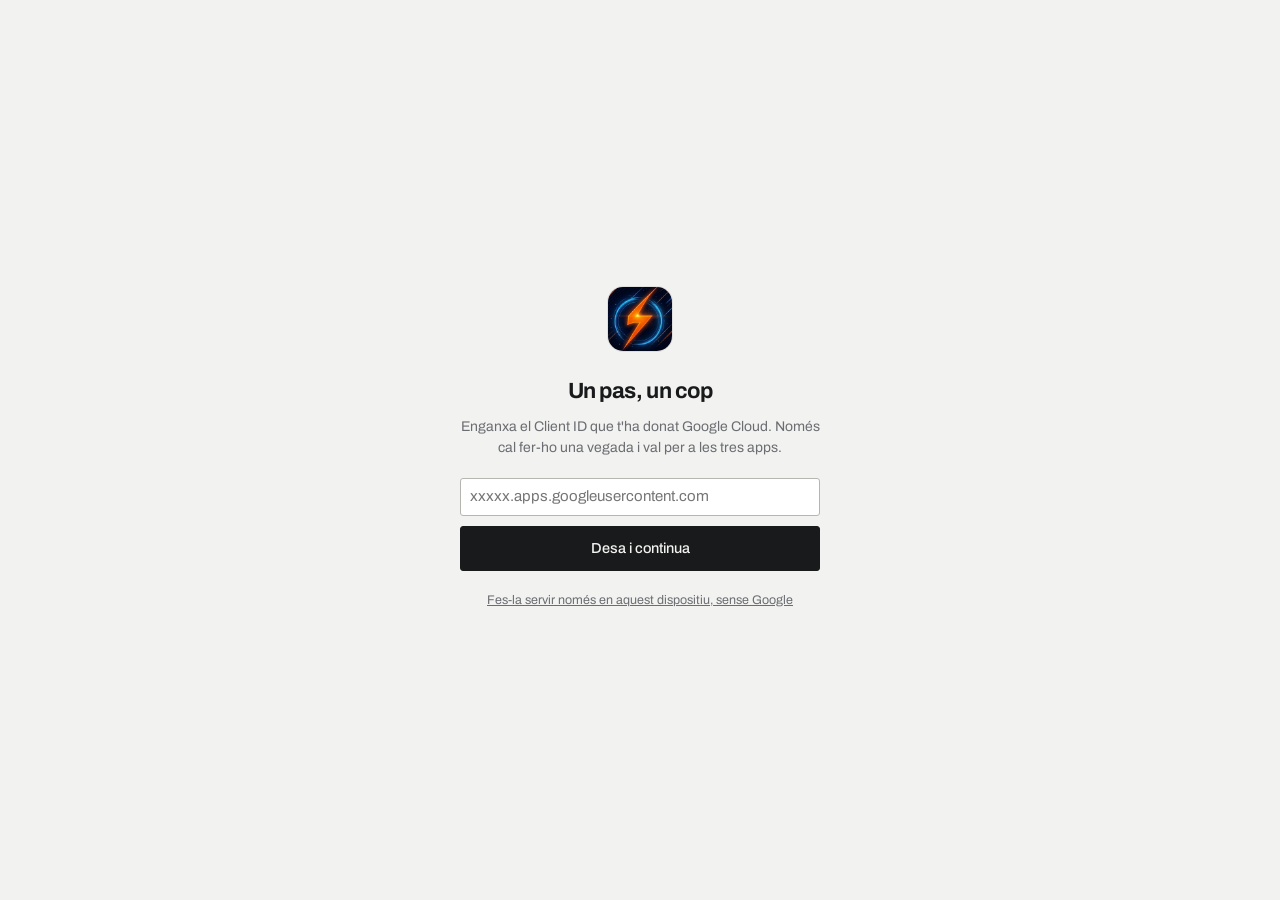
<file: impressions.html>
<!DOCTYPE html>
<html lang="ca">
<head>
<meta charset="utf-8">
<meta name="viewport" content="width=device-width, initial-scale=1">
<title>Registre d'impressions</title>
<meta name="description" content="Amb el fitxer del slicer o a mà: descompta el filament de l'inventari">
<meta name="apple-mobile-web-app-capable" content="yes">
<meta name="apple-mobile-web-app-status-bar-style" content="default">
<meta name="apple-mobile-web-app-title" content="Impressions">
<meta name="mobile-web-app-capable" content="yes">
<meta name="theme-color" content="#F2F2F0">
<meta http-equiv="Cache-Control" content="no-cache, no-store, must-revalidate">
<meta http-equiv="Pragma" content="no-cache">
<meta http-equiv="Expires" content="0">
<link rel="apple-touch-icon" href="icona.png">
<link rel="icon" href="icona.png">
<link rel="preconnect" href="https://fonts.googleapis.com">
<link rel="preconnect" href="https://fonts.gstatic.com" crossorigin>
<link href="https://fonts.googleapis.com/css2?family=Archivo:wght@400;500;600;700&display=swap" rel="stylesheet">
<script src="https://accounts.google.com/gsi/client" async defer></script>

<link rel="stylesheet" href="zenkai.css">
<style>
:root{
  --paper:#F2F2F0; --surface:#FFFFFF; --ink:#191A1C; --ink-soft:#6B6D72;
  --line:#D9D9D5; --line-strong:#B6B6B1; --alert:#C4362B; --good:#3F7D4C; --hub:#F2F2F0;
  --r:3px; --brand-blue:#3E96C2; --brand-orange:#E67324;
}
@media (prefers-color-scheme: dark){
  :root:not([data-theme="light"]){
    --paper:#131416; --surface:#1B1C1F; --ink:#EDEDEA; --ink-soft:#95979C;
    --line:#2E3033; --line-strong:#45484C; --alert:#F0796B; --good:#6FBF7F; --hub:#131416;
  }
}
:root[data-theme="dark"]{
  --paper:#131416; --surface:#1B1C1F; --ink:#EDEDEA; --ink-soft:#95979C;
  --line:#2E3033; --line-strong:#45484C; --alert:#F0796B; --good:#6FBF7F; --hub:#131416;
}
*{box-sizing:border-box}
html,body{margin:0;padding:0}
body{
  background:var(--paper); color:var(--ink); font-family:"Archivo","Helvetica Neue",Arial,sans-serif;
  font-size:15px; line-height:1.45; font-variant-numeric:tabular-nums; -webkit-font-smoothing:antialiased;
}
.wrap{max-width:900px;margin:0 auto;padding:0 20px 90px}
button{font:inherit;color:inherit}

header{padding:34px 0 18px}
.brandbar{display:flex;align-items:center;gap:9px;margin-bottom:14px}
.brandmark{width:30px;height:30px;border-radius:7px;display:block;object-fit:cover;flex:none;box-shadow:0 0 0 1px rgba(0,0,0,.08)}
.brandname{font-size:12px;font-weight:700;letter-spacing:.1em;text-transform:uppercase}
.brandname b{color:var(--brand-blue)}
.brandname i{color:var(--brand-orange);font-style:normal}
h1{font-size:clamp(26px,5.5vw,38px);font-weight:700;letter-spacing:-.026em;line-height:1.03;margin:0}
.sub{color:var(--ink-soft);font-size:13.5px;margin:6px 0 0}
.ver{display:inline-block;margin-left:7px;padding:2px 9px;border-radius:999px;background:var(--brand-blue);
  color:#fff;font-size:11px;font-weight:700;letter-spacing:.04em;white-space:nowrap;vertical-align:1px}

nav{display:flex;gap:0;border-bottom:1px solid var(--line-strong);margin:26px 0 0;overflow-x:auto}
nav button{background:none;border:0;border-bottom:2px solid transparent;padding:9px 14px 8px;margin-bottom:-1px;cursor:pointer;white-space:nowrap;color:var(--ink-soft);font-weight:500}
nav button:hover{color:var(--ink)}
nav button[aria-selected="true"]{color:var(--ink);border-bottom-color:var(--ink);font-weight:600}
/* ---- les pestanyes al mòbil: totes a la vista, en files ---- */
@media(max-width:560px){
  nav{flex-wrap:wrap;overflow-x:visible;border-bottom:0;gap:6px;margin:20px 0 0;padding:0 0 2px}
  nav button{border:1px solid var(--line-strong);border-radius:20px;border-bottom-width:1px;
    margin-bottom:0;padding:6px 11px;font-size:12.5px;line-height:1.15}
  nav button[aria-selected="true"]{background:var(--ink);color:var(--paper);border-color:var(--ink)}
  nav button[aria-selected="true"] .ncount{color:var(--paper);opacity:.8}
  .navwrap::after{display:none}
}
nav button:focus-visible,.btn:focus-visible,input:focus-visible,select:focus-visible,textarea:focus-visible,.seg button:focus-visible{outline:2px solid var(--ink);outline-offset:2px}

section[hidden]{display:none}
section{padding-top:24px}
h2{font-size:18px;font-weight:600;letter-spacing:-.02em;margin:30px 0 4px}
h2:first-child{margin-top:0}
.hint{color:var(--ink-soft);font-size:13px;margin:0 0 14px;max-width:64ch}

input[type=text],input[type=number],input[type=search],select,textarea{
  background:var(--surface);border:1px solid var(--line-strong);color:var(--ink);
  padding:7px 9px;border-radius:var(--r);font:inherit;width:100%;
}
textarea{min-height:70px;resize:vertical}
label.f{display:flex;flex-direction:column;gap:4px;font-size:12.5px;color:var(--ink-soft)}
label.f.full{grid-column:1/-1}
.grid2{display:grid;grid-template-columns:1fr 1fr;gap:12px}
.grid3{display:grid;grid-template-columns:repeat(3,1fr);gap:12px}
@media(max-width:520px){.grid3{grid-template-columns:1fr 1fr}}

.btn{background:var(--surface);border:1px solid var(--line-strong);border-radius:var(--r);padding:8px 13px;cursor:pointer;font-weight:500}
.btn:hover{border-color:var(--ink)}
.btn.primary{background:var(--ink);color:var(--paper);border-color:var(--ink)}
.btn.primary:hover{opacity:.86}
.btn.danger{color:var(--alert);border-color:var(--line-strong)}
.btn[disabled]{opacity:.45;cursor:not-allowed}
.toolbar{display:flex;flex-wrap:wrap;gap:8px;align-items:center;margin:16px 0}
.spacer{flex:1}

.seg{display:inline-flex;border:1px solid var(--line-strong);border-radius:var(--r);overflow:hidden}
.seg button{padding:9px 18px;background:var(--surface);border:0;cursor:pointer;font-weight:600;border-right:1px solid var(--line-strong)}
.seg button:last-child{border-right:0}
.seg button[aria-pressed="true"]{background:var(--ink);color:var(--paper)}

.card{border:1px solid var(--line);border-radius:var(--r);padding:16px;margin-bottom:16px;background:var(--surface)}
.card h3{margin:0 0 12px;font-size:14px;font-weight:600;letter-spacing:-.01em}

table.bd{width:100%;border-collapse:collapse;font-size:14px}
table.bd th{text-align:right;font-weight:600;font-size:11.5px;text-transform:uppercase;letter-spacing:.04em;color:var(--ink-soft);padding:0 0 8px;border-bottom:1px solid var(--line-strong)}
table.bd th:first-child{text-align:left}
table.bd td{padding:8px 0;border-bottom:1px solid var(--line)}
table.bd td:not(:first-child){text-align:right;font-variant-numeric:tabular-nums;width:110px}
table.bd tr.total td{border-bottom:0;border-top:1px solid var(--line-strong);padding-top:12px;font-weight:700;font-size:17px}
table.bd tr.subtotal td{font-weight:600;color:var(--ink-soft);font-size:12.5px;padding-top:2px}
table.bd tr.subtotal td:not(:first-child){font-size:12.5px}
table.bd .neg{color:var(--ink-soft)}

.qrow{display:flex;gap:12px;align-items:center;padding:13px 0;border-top:1px solid var(--line);cursor:pointer}
.qrow:last-child{border-bottom:1px solid var(--line)}
.qrow:hover{background:rgba(0,0,0,.015)}
.qtype{width:8px;height:8px;border-radius:50%;flex:none}
.qtype.fdm{background:var(--brand-blue)}
.qtype.resina{background:var(--brand-orange)}
.qmain{flex:1;min-width:0}
.qmain .name{font-weight:600}
.qmain .sub{margin-top:1px}
.qprice{font-weight:700;flex:none;text-align:right}
.qprice small{display:block;font-weight:400;color:var(--ink-soft);font-size:11.5px}

.empty-state{border:1px dashed var(--line-strong);padding:26px;text-align:center;color:var(--ink-soft);max-width:520px}
.empty-state b{display:block;color:var(--ink);margin-bottom:6px;font-size:16px}

.overlay{position:fixed;inset:0;background:rgba(0,0,0,.42);display:flex;align-items:flex-end;justify-content:center;z-index:20}
.overlay[hidden]{display:none}
.sheet{background:var(--surface);border:1px solid var(--line-strong);width:min(560px,100%);max-height:92vh;overflow:auto;padding:22px;border-radius:var(--r) var(--r) 0 0}
@media(min-width:700px){.overlay{align-items:center}.sheet{border-radius:var(--r)}}
.sheet h3{margin:0 0 4px;font-size:19px;font-weight:600;letter-spacing:-.02em;overflow-wrap:break-word}
.actions{display:flex;flex-wrap:wrap;gap:8px;align-items:center;margin-top:16px}
@media(max-width:560px){.actions .spacer{flex:1 0 100%;height:0}}

.chk{flex-direction:row!important;align-items:center;gap:8px!important;color:var(--ink)!important;font-size:14px!important}
.chk input{width:auto!important}
.lbl-row{display:flex;justify-content:space-between;align-items:center;gap:8px}
.seg.mini{transform:scale(.82);transform-origin:right center}
.seg.mini button{padding:3px 9px;font-size:12px}
table.bd tr.muted td{color:var(--ink-soft)}
.presetrow{display:flex;gap:6px;flex-wrap:wrap;margin:4px 0 10px}
.presetrow button{font-size:12px;padding:5px 10px}
.presetrow button[aria-pressed="true"]{background:var(--ink);color:var(--paper);border-color:var(--ink)}
.xrow{display:grid;grid-template-columns:1fr 94px 84px 36px;gap:8px;align-items:center;margin-bottom:8px}
.xrow.xhead{font-size:11px;text-transform:uppercase;letter-spacing:.04em;color:var(--ink-soft);font-weight:600;margin-bottom:5px}
.xdel{background:var(--surface);border:1px solid var(--line-strong);border-radius:var(--r);height:34px;cursor:pointer;font-size:17px;line-height:1;color:var(--ink-soft);padding:0}
.xdel:hover{border-color:var(--alert);color:var(--alert)}
@media(max-width:520px){.xrow{grid-template-columns:1fr 72px 62px 32px;gap:6px}.xrow input{padding:7px 6px;font-size:14px}}
.editbar{display:flex;flex-wrap:wrap;gap:10px;align-items:center;font-size:13.5px;padding:11px 13px;margin:18px 0 0;
  border:1px solid var(--brand-blue);border-left:3px solid var(--brand-blue);border-radius:var(--r);background:rgba(62,150,194,.08)}
.editbar[hidden]{display:none}

.gate{position:fixed;inset:0;background:var(--paper);z-index:60;display:flex;align-items:center;justify-content:center;padding:24px}
.gate[hidden]{display:none}
.gate-card{max-width:360px;width:100%;text-align:center}
.gate-card img{width:64px;height:64px;border-radius:15px;margin-bottom:18px;box-shadow:0 0 0 1px rgba(0,0,0,.08)}
.gate-card h2{font-size:22px;font-weight:700;letter-spacing:-.02em;margin:0 0 8px}
.gate-card p{color:var(--ink-soft);font-size:14px;line-height:1.5;margin:0 0 20px}
.gate-card input{margin-bottom:10px}
.gate-card .btn{width:100%;padding:11px;font-size:14.5px}
.gate-link{margin-top:16px;font-size:12.5px;color:var(--ink-soft);text-decoration:underline;background:none;border:0;cursor:pointer;padding:4px}
.gate-status{margin-top:12px;font-size:12.5px;color:var(--ink-soft)}
.acctbar{display:flex;align-items:center;gap:8px;margin-top:12px}
/* el correu empenyia el botó de tancar sessió fora de la pantalla al mòbil. Que
   s'escurci ell, que és el prescindible: els botons es queden on són. */
.acctbar .note{min-width:0;flex:0 1 auto;overflow:hidden;text-overflow:ellipsis;white-space:nowrap}
.acctbar img{width:22px;height:22px;border-radius:50%;flex:none}
.acctbar .btn{padding:4px 10px;font-size:12px;flex:none;white-space:nowrap}
.backlink{margin-left:auto;flex:none;display:inline-flex;align-items:center;gap:5px;
  text-decoration:none;color:var(--ink-soft);border:1px solid var(--line-strong);
  border-radius:20px;padding:4px 12px;font-size:12px;font-weight:500;white-space:nowrap}
.backlink:hover{color:var(--ink);border-color:var(--ink)}
.toast{position:fixed;left:50%;transform:translateX(-50%);bottom:22px;z-index:40;background:var(--ink);color:var(--paper);padding:9px 16px;border-radius:var(--r);font-size:13.5px}
.toast[hidden]{display:none}
.note{font-size:13px;color:var(--ink-soft)}
.err{color:var(--alert)}
textarea.mono{font-family:ui-monospace,SFMono-Regular,Menlo,monospace;font-size:12px}
@media (prefers-reduced-motion:reduce){*{transition:none!important;animation:none!important}}

/* ───── correccions d'interfície ───── */
/* Una classe amb display: propi es menjava l'atribut «hidden» i deixava
   coses a la vista que havien d'estar amagades. */
[hidden]{display:none!important}

/* Les pestanyes, al mòbil, que es vegi que n'hi ha més a la dreta */
nav{-webkit-overflow-scrolling:touch;scrollbar-width:none;position:relative}
nav::-webkit-scrollbar{display:none}

/* Als dits els cal una mica més de superfície */
@media(max-width:720px){
  nav button{padding:11px 13px 10px}
  .btn{padding:10px 14px}
  .q{min-width:32px;height:32px}
}

/* A l'ordinador, un camp de 800 px per escriure «48» no té sentit */
@media(min-width:760px){
  .grid2,.grid3{max-width:760px}
  label.f.full input[type=text]{max-width:520px}
  label.f.full textarea{max-width:620px}
  .xrow{max-width:620px}
}
/* els components externs, llegibles al mòbil */
@media(max-width:430px){
  .xrow{grid-template-columns:1fr 66px 54px 30px;gap:5px}
  .xrow.xhead{font-size:10px}
  .xdel{height:32px;font-size:15px}
}
/* el selector de marge no s'encavalqui amb l'etiqueta */
.lbl-row{display:flex;align-items:center;gap:6px;flex-wrap:wrap;min-height:22px}
.seg.mini{transform:none;margin-left:auto}
.seg.mini button{padding:4px 9px;font-size:11.5px}

@media(max-width:560px){ .toolbar .spacer{display:none} }

.navwrap{position:relative}
.navwrap::after{content:"";position:absolute;right:0;top:0;bottom:1px;width:34px;pointer-events:none;
  background:linear-gradient(90deg,transparent,var(--paper));opacity:0;transition:opacity .15s}
.navwrap.hi-ha-mes::after{opacity:1}

@media(max-width:560px){
  .grid2 > label.f:has(#q-marge){grid-column:1/-1}
  .lbl-row{justify-content:space-between}
}
/* ---- lector de fitxers ---- */
.drop{border:2px dashed var(--line-strong);border-radius:12px;padding:30px 20px;text-align:center;cursor:pointer;
  display:flex;flex-direction:column;gap:6px;align-items:center;background:var(--surface);transition:border-color .15s,background .15s}
.drop:hover,.drop:focus-visible,.drop.over{border-color:var(--brand-blue);background:rgba(62,150,194,.06)}
.drop b{font-size:15.5px}
.drop span{font-size:12.5px;color:var(--ink-soft)}

.warn{border:1px solid var(--brand-orange);border-left:3px solid var(--brand-orange);border-radius:var(--r);
  background:rgba(230,115,36,.08);padding:13px 15px;margin:0 0 16px;display:flex;flex-direction:column;gap:5px}
.warn[hidden]{display:none}
.warn b{font-size:14px}
.warn span{font-size:13px;line-height:1.5;color:var(--ink-soft)}
.warn code{font-family:ui-monospace,SFMono-Regular,Menlo,monospace;font-size:12px;background:var(--hub);
  border:1px solid var(--line);border-radius:4px;padding:1px 5px;white-space:nowrap}
.reshead{display:flex;gap:14px;align-items:flex-start}
.reshead img{width:92px;height:92px;object-fit:contain;border-radius:8px;background:var(--hub);flex:none;border:1px solid var(--line)}
.resmeta{min-width:0;flex:1}
.resmeta h3{margin:0 0 6px;font-size:16px;overflow-wrap:anywhere}
.resmeta p{margin:0 0 3px;overflow-wrap:anywhere}

.sw{display:inline-block;width:20px;height:20px;border-radius:5px;flex:none;box-shadow:inset 0 0 0 1px rgba(0,0,0,.18)}
.sw.sm{width:13px;height:13px;border-radius:3px}
.sw-none{background:repeating-linear-gradient(45deg,var(--line) 0 4px,transparent 4px 8px)}
.filrow{display:flex;gap:11px;padding:12px 2px;border-top:1px solid var(--line);align-items:flex-start}
.filrow:last-child{border-bottom:1px solid var(--line)}
.filmain{flex:1;min-width:0}
.filtop{display:flex;align-items:baseline;gap:10px}
.filtop b{font-size:13.5px;font-variant-numeric:tabular-nums;letter-spacing:.01em}
.filg{margin-left:auto;font-weight:700;font-size:14.5px;font-variant-numeric:tabular-nums;white-space:nowrap}
.filg i{font-style:normal;display:block;text-align:right;font-size:10px;font-weight:400;color:var(--ink-soft);margin-top:-2px}
.filsub{font-size:11.5px;color:var(--ink-soft);margin-top:2px;overflow-wrap:anywhere;line-height:1.35}
.filmatch{font-size:12.5px;margin-top:6px;line-height:1.35}
.filmatch b{font-weight:600}
.filmatch small{display:block;color:var(--ink-soft);font-size:11px;margin-top:1px}
.filsel{margin-top:7px}

/* ---- selector de bobina ---- */
.pick{position:relative}
.pickbtn{display:flex;align-items:center;gap:8px;width:100%;text-align:left;cursor:pointer;
  padding:8px 10px;border:1px solid var(--line-strong);border-radius:8px;background:var(--surface);
  font:inherit;font-size:13.5px;color:var(--ink)}
.pickbtn:hover{border-color:var(--brand-orange)}
.pickbtn[aria-expanded="true"]{border-color:var(--brand-orange);box-shadow:0 0 0 2px rgba(230,115,36,.16)}
.pickbtn:not(.te) .pickn{color:var(--ink-soft)}
.pickn{flex:1;min-width:0;overflow:hidden;text-overflow:ellipsis;white-space:nowrap}
.pickc{flex:none;font-size:11.5px;color:var(--ink-soft);font-variant-numeric:tabular-nums}
.pickv{flex:none;font-size:10px;color:var(--ink-soft)}
.pickpanel{position:absolute;z-index:40;left:0;right:0;top:calc(100% + 5px);
  border:1px solid var(--line-strong);border-radius:8px;background:var(--surface);
  box-shadow:0 10px 28px rgba(0,0,0,.16);padding:8px}
/* la regla base d'input[type=search] val (0,1,1): per guanyar-li calen dues classes */
.pickpanel input.pickq{width:100%;box-sizing:border-box;font:inherit;font-size:13.5px;padding:7px 9px;
  border:1px solid var(--line);border-radius:6px;background:var(--hub);color:var(--ink);margin:0}
.picklist{max-height:252px;overflow-y:auto;-webkit-overflow-scrolling:touch;margin-top:7px}
.pickit{display:flex;align-items:center;gap:8px;width:100%;text-align:left;cursor:pointer;
  padding:8px 7px;border:0;border-radius:6px;background:transparent;font:inherit;font-size:13px;color:var(--ink)}
.pickit:hover{background:var(--hub)}
.pickit.tria{background:rgba(230,115,36,.12);font-weight:600}
.pickit.buida .pickn,.pickit.buida .pickc{color:var(--ink-soft)}
.pickbuit{margin:9px 5px;font-size:12.5px}
.picknone{display:block;width:100%;margin-top:7px;padding:7px;cursor:pointer;font:inherit;font-size:12px;
  color:var(--ink-soft);background:transparent;border:0;border-top:1px solid var(--line);text-align:left}
.picknone:hover{color:var(--brand-orange)}

/* ---- hi arribara o no ---- */
.estoc{border:1px solid var(--line);border-left:3px solid var(--line-strong);border-radius:var(--r);
  padding:13px 15px;margin:16px 0 0;display:flex;flex-direction:column;gap:7px}
.estoc.e-be{border-color:var(--good);border-left-color:var(--good);background:rgba(63,125,76,.07)}
.estoc.e-just,.estoc.e-canvi{border-color:var(--brand-orange);border-left-color:var(--brand-orange);
  background:rgba(230,115,36,.08)}
.estoc.e-curt{border-color:var(--alert);border-left-color:var(--alert);background:rgba(196,54,43,.08)}
.etitol{font-size:14.5px}
.estoc.e-be .etitol{color:var(--good)}
.estoc.e-curt .etitol{color:var(--alert)}
.ecua{font-size:12.5px;line-height:1.5;color:var(--ink-soft)}
.ellista{list-style:none;margin:2px 0;padding:0;display:flex;flex-direction:column;gap:7px}
.ebob{display:flex;align-items:flex-start;gap:9px;font-size:13px;line-height:1.35}
.ebob>span{min-width:0}
.ebob b{font-weight:600;display:block;overflow-wrap:anywhere}
.ebob small{display:block;font-size:11.5px;color:var(--ink-soft);margin-top:1px;overflow-wrap:anywhere}
.ebob small b{display:inline;font-weight:700;color:var(--ink)}
.ebob .sw{margin-top:3px}
.e-curt small b,.e-canvi small b{color:var(--alert)}

/* ---- files posades a ma ---- */
.filrow input.magr{width:78px;font:inherit;font-size:14px;font-weight:700;text-align:right;padding:5px 7px;
  border:1px solid var(--line-strong);border-radius:6px;background:var(--surface);color:var(--ink);
  font-variant-numeric:tabular-nums;margin:0}
.filrow input.magr:focus{outline:2px solid var(--brand-orange);outline-offset:1px}
.matreu{margin-top:7px}
.lnk{background:0;border:0;padding:0;cursor:pointer;font:inherit;font-size:11.5px;
  color:var(--ink-soft);text-decoration:underline}
.lnk:hover{color:var(--brand-orange)}
.sw.gran{width:20px;height:20px;border-radius:5px}

#fail-mode{max-width:100%}
@media(max-width:430px){
  #fail-mode button{padding:9px 10px;font-size:13px}
  #mode-seg button{padding:9px 12px;font-size:13.5px}
  .pickbtn,.pickq{font-size:13px}
  .picklist{max-height:210px}
}
.nomatch{color:var(--ink-soft)}
.muted{color:var(--ink-soft)}

.diag{margin-top:22px;border:1px solid var(--line);border-radius:var(--r);padding:12px 14px;background:var(--surface)}
.diag summary{cursor:pointer;font-size:13px;font-weight:600}
.diag pre{max-height:320px;overflow:auto;font-size:11px;line-height:1.45;background:var(--hub);
  border:1px solid var(--line);border-radius:6px;padding:10px;margin:0 0 10px;white-space:pre-wrap;overflow-wrap:anywhere}

/* ---- historial ---- */
.dot{width:9px;height:9px;border-radius:50%;flex:none}
.dot.ok{background:var(--good)}
.dot.bad{background:var(--alert)}
.qmain{flex:1;min-width:0}
.qmain .name{font-weight:600;font-size:14.5px;overflow-wrap:anywhere}
.qsw{display:flex;gap:3px;flex:none}
.bad-txt{color:var(--alert)}
.statrow{display:grid;grid-template-columns:repeat(4,1fr);gap:8px;margin:14px 0 18px}
.stat{border:1px solid var(--line);border-radius:var(--r);padding:10px;background:var(--surface);text-align:center}
.stat b{display:block;font-size:17px;font-weight:700;letter-spacing:-.02em;font-variant-numeric:tabular-nums}
.stat span{display:block;font-size:10.5px;color:var(--ink-soft);margin-top:2px;line-height:1.25}
@media(max-width:520px){.statrow{grid-template-columns:1fr 1fr}}

input[type=range]{width:100%;accent-color:var(--brand-blue)}
.empty-state{text-align:center;padding:36px 20px;color:var(--ink-soft);font-size:13.5px;display:flex;flex-direction:column;gap:6px}
.empty-state b{color:var(--ink);font-size:15px}
.empty-state[hidden]{display:none}


</style>
</head>
<body>

<div class="gate" id="gate">
  <div class="gate-card">
    <img src="icona.png" alt="Zenkai3D Studio">
    <div id="gate-setup">
      <h2>Un pas, un cop</h2>
      <p>Enganxa el Client ID que t'ha donat Google Cloud. Només cal fer-ho una vegada i val per a les tres apps.</p>
      <input type="text" id="gate-cid" placeholder="xxxxx.apps.googleusercontent.com">
      <button class="btn primary" id="gate-cid-save">Desa i continua</button>
      <button type="button" class="gate-link" id="gate-skip">Fes-la servir només en aquest dispositiu, sense Google</button>
    </div>
    <div id="gate-login" hidden>
      <h2>Registre d'impressions</h2>
      <p>Inicia sessió amb Google per desar el registre al teu Drive i per poder llegir l'inventari de bobines.</p>
      <button class="btn primary" id="gate-signin">Continua amb Google</button>
      <button type="button" class="gate-link" id="gate-skip2">Fes-la servir només en aquest dispositiu</button>
      <button type="button" class="gate-link" id="gate-reconfig">Canvia el Client ID</button>
      <p class="gate-status" id="gate-status"></p>
    </div>
  </div>
</div>

<div class="wrap">

<header>
  <div class="brandbar">
    <img class="brandmark" src="icona.png" alt="Zenkai3D Studio">
    <span class="brandname"><b>ZENKAI</b><i>3D STUDIO</i></span>
    <a class="backlink" href="index.html" title="Torna al menú">&lsaquo; Menú</a>
  </div>
  <div class="acctbar" id="acctbar" hidden>
    <img id="acct-pic" alt="">
    <span class="note" id="acct-email"></span>
    <span class="spacer"></span>
    <button class="btn" id="acct-signout">Tanca sessió</button>
  </div>
  <h1>Registre d'impressions</h1>
  <p class="sub">Amb el fitxer del slicer o posant-ho a mà: els grams de cada filament surten de la bobina que tries de l'inventari. <span class="ver">v8 · t'avisa si et falta filament</span></p>
</header>

<div class="navwrap"><nav role="tablist">
  <button role="tab" data-view="read" aria-selected="true">Llegeix</button>
  <button role="tab" data-view="hist" aria-selected="false">Historial</button>
  <button role="tab" data-view="settings" aria-selected="false">Ajustos</button>
</nav>

<main>
<section id="view-read">

  <div class="seg" id="mode-seg" style="margin-bottom:16px">
    <button type="button" data-m="file" aria-pressed="true">Tinc el fitxer</button>
    <button type="button" data-m="ma" aria-pressed="false">Ho poso a mà</button>
  </div>

  <div id="w-file">
    <div class="drop" id="drop" tabindex="0" role="button" aria-label="Tria el fitxer de la impressió">
      <input type="file" id="file" hidden>
      <b id="drop-main">Deixa anar aquí el fitxer de la impressió</b>
      <span id="drop-sub">el que surt del slicer · .gcode.3mf o .gcode</span>
    </div>
    <p class="note" id="read-status"></p>
  </div>

  <div class="card" id="w-ma" hidden>
    <h3>Dades de la impressió</h3>
    <p class="hint" style="margin:0 0 14px">Digue'm els grams de cada filament i de quina bobina surten. La resta va igual que amb fitxer: els grams no es mouen de l'inventari fins que em diguis que la impressió ha acabat.</p>
    <div class="grid2">
      <label class="f">Hores <input type="number" id="m-h" min="0" step="1" inputmode="numeric" autocomplete="off" placeholder="0"></label>
      <label class="f">Minuts <input type="number" id="m-min" min="0" max="59" step="1" inputmode="numeric" autocomplete="off" placeholder="0"></label>
    </div>
    <div class="grid2" style="margin-top:12px">
      <label class="f">Impressora <input type="text" id="m-printer" autocomplete="off" placeholder="opcional"></label>
      <label class="f">Capes en total <input type="number" id="m-capes" min="0" step="1" inputmode="numeric" autocomplete="off" placeholder="opcional"></label>
    </div>
    <p class="hint" style="margin:12px 0 0">Les capes són opcionals; només em fan falta si la impressió falla i em vols dir en quina capa s'ha aturat. Si no les saps, m'ho pots dir en tant per cent.</p>
  </div>

  <div id="result" hidden>

    <div class="warn" id="unsliced" hidden>
      <b>Aquest fitxer encara no porta els números.</b>
      <span>Hi ha el model i els filaments, però els grams i el temps el Bambu Studio no els calcula fins que prems <b>Slice plate</b> — el botó gros de dalt a la dreta, el que et mostra la peça per capes i et diu quant trigarà. No parteix la peça, només calcula. Un cop fet, ves a <b>Fitxer → Exporta → Export plate sliced file</b> i passa'm aquell fitxer, que acaba en <code>.gcode.3mf</code>. Si imprimeixes per targeta, el fitxer que hi copies ja és aquest mateix.</span>
    </div>

    <div class="card reshead">
      <img id="r-thumb" alt="" hidden>
      <div class="resmeta">
        <h3 id="r-name"></h3>
        <p class="note" id="r-sub"></p>
        <p class="note" id="r-sub2"></p>
      </div>
    </div>

    <div id="plates-wrap" hidden>
      <p class="hint" style="margin-bottom:8px">Aquest fitxer porta més d'una placa. Tria la que has imprès:</p>
      <div class="seg" id="plate-seg"></div>
    </div>

    <h2>Filaments</h2>
    <div id="fil-list"></div>
    <div class="toolbar" id="ma-add-wrap" hidden style="margin:12px 0 0">
      <button class="btn" id="ma-add">Afegeix un filament</button>
    </div>
    <div id="estoc-box" hidden></div>
    <p class="hint" id="inv-note"></p>

    <div class="card">
      <h3>Anota-la</h3>
      <label class="f full">Nom o projecte <input type="text" id="r-title" autocomplete="off" placeholder="com la vols trobar després"></label>
      <div class="seg" id="res-seg" style="margin-top:14px">
        <button type="button" data-v="ok" aria-pressed="true">Ha sortit bé</button>
        <button type="button" data-v="fail" aria-pressed="false">Ha fallat</button>
      </div>
      <div id="fail-box" hidden style="margin-top:12px">
        <div class="presetrow" id="fail-presets">
          <button type="button" data-t="no s'ha aguantat a la base">No s'ha aguantat</button>
          <button type="button" data-t="s'ha deformat (warping)">Deformada</button>
          <button type="button" data-t="s'ha embossat el nas">Nas embossat</button>
          <button type="button" data-t="s'ha acabat el filament">Filament acabat</button>
          <button type="button" data-t="capes mal enganxades">Capes separades</button>
          <button type="button" data-t="suports mal posats">Suports</button>
        </div>
        <label class="f full">Què ha passat <input type="text" id="r-failwhy" autocomplete="off" placeholder="amb les teves paraules"></label>

        <h3 style="margin:16px 0 8px">Fins on va arribar</h3>
        <p class="hint" style="margin:0 0 10px">Per descomptar de l'inventari només el filament que s'ha gastat de debò. La capa és el més exacte; el tant per cent que marca la pantalla va pel temps i no pel material, i balla una mica més.</p>
        <div class="seg" id="fail-mode">
          <button type="button" data-m="capa" aria-pressed="true">Per capa</button>
          <button type="button" data-m="pct" aria-pressed="false">Per %</button>
          <button type="button" data-m="grams" aria-pressed="false">Ho he pesat</button>
        </div>
        <div style="margin-top:12px">
          <label class="f" id="w-capa">Capa on s'ha aturat <input type="number" id="f-capa" min="0" step="1" inputmode="numeric" autocomplete="off" placeholder="la que marcava la impressora"></label>
          <!-- type=text i no number: un camp number es menja la coma, i el teclat català en dona una -->
          <label class="f" id="w-pct" hidden>Tant per cent que portava <input type="text" id="f-pct" inputmode="decimal" autocomplete="off" placeholder="0 a 100"></label>
          <label class="f" id="w-grams" hidden>Grams que pesa el tros que ha sortit <input type="text" id="f-grams" inputmode="decimal" autocomplete="off" placeholder="amb una bàscula de cuina"></label>
        </div>
        <p class="note" id="fail-calc" style="margin-top:8px"></p>
      </div>
      <label class="f full" style="margin-top:14px">Notes <textarea id="r-notes" placeholder="el que vulguis recordar d'aquesta impressió"></textarea></label>
    </div>

    <div class="toolbar">
      <button class="btn primary" id="save-print">Desa al registre</button>
      <button class="btn" id="fes-press">Fes-ne el pressupost</button>
      <button class="btn" id="copy-press">Copia les dades</button>
      <button class="btn" id="clear-read">Descarta</button>
    </div>

    <details class="diag" id="diag-box">
      <summary>Què he llegit del fitxer</summary>
      <p class="hint" style="margin:10px 0">Si alguna dada no quadra, passa'm aquest text i ho arreglo.</p>
      <pre class="mono" id="diag-body"></pre>
      <button class="btn" type="button" id="copy-diag">Copia aquest text</button>
    </details>

  </div>
</section>

<section id="view-hist" hidden>
  <h2>Impressions registrades</h2>
  <div class="statrow" id="stats"></div>
  <p class="hint">Toca'n una per veure-la sencera o esborrar-la.</p>
  <div id="hist-list"></div>
  <div class="empty-state" id="hist-empty" hidden>
    <b>Encara no has registrat cap impressió</b>
    Deixa anar a la pestanya Llegeix el fitxer que et dona el Bambu Studio.
  </div>
</section>

<section id="view-settings" hidden>
  <h2>Inventari</h2>
  <div class="card">
    <label class="f chk" style="margin-bottom:12px"><input type="checkbox" id="s-descompta"> <span>Descompta els grams de l'inventari quan desi una impressió</span></label>
    <p class="hint" style="margin:0 0 12px">A cada filament tries de quina bobina ha sortit, tant si el fitxer del slicer el porta com si poses les dades a mà. Els grams no es mouen fins que desis la impressió dient-me com ha anat: si ha fallat, només es descompta el tros que s'ha arribat a imprimir. Just abans d'escriure-hi torno a llegir el fitxer del Drive, per no trepitjar res que hagis canviat a l'altra app. A la fitxa de cada impressió pots tornar els grams si t'has equivocat.</p>
    <p class="note" id="inv-status">—</p>
    <div class="toolbar" style="margin:12px 0 0">
      <button class="btn" id="inv-reload">Torna a llegir l'inventari</button>
    </div>
  </div>

  <h2>Densitats</h2>
  <div class="card">
    <p class="hint">Només fan falta si el fitxer et diu els metres i no els grams (Cura). Si el teu slicer ja dona grams, això no es fa servir.</p>
    <div class="grid3">
      <label class="f">PLA (g/cm³) <input type="number" id="d-pla" min="0" step="0.01"></label>
      <label class="f">PETG <input type="number" id="d-petg" min="0" step="0.01"></label>
      <label class="f">ABS / ASA <input type="number" id="d-abs" min="0" step="0.01"></label>
    </div>
    <div class="grid3" style="margin-top:12px">
      <label class="f">TPU <input type="number" id="d-tpu" min="0" step="0.01"></label>
      <label class="f">PA / Nylon <input type="number" id="d-pa" min="0" step="0.01"></label>
      <label class="f">Diàmetre del fil (mm) <input type="number" id="d-diam" min="0" step="0.01"></label>
    </div>
  </div>

  <h2>Còpia de seguretat</h2>
  <div class="card">
    <p class="hint">El registre es desa al teu Drive i també en aquest navegador. Exporta de tant en tant.</p>
    <div class="toolbar" style="margin:0 0 12px">
      <button class="btn" id="export-json">Exporta còpia (JSON)</button>
      <button class="btn danger" id="wipe-all">Buida el registre</button>
    </div>
    <label class="f full">Enganxa aquí una còpia per restaurar-la <textarea class="mono" id="import-box" placeholder='{"registre":[...]}'></textarea></label>
    <div class="toolbar" style="margin-top:10px">
      <button class="btn primary" id="import-btn">Restaura des del text</button>
    </div>
    <p class="note" id="import-msg"></p>
  </div>
</section>
</main>
</div>

<div class="overlay" id="overlay" hidden>
  <div class="sheet" role="dialog" aria-modal="true" aria-label="Impressió registrada">
    <h3 id="d-title"></h3>
    <p class="note" id="d-sub"></p>
    <div id="d-list" style="margin-top:14px"></div>
    <div class="warn" id="d-inv" hidden></div>
    <p class="note" id="d-notes" style="margin-top:10px"></p>
    <div class="actions">
      <button class="btn primary" id="d-close">Tanca</button>
      <button class="btn" id="d-torna" hidden>Torna els grams a l'inventari</button>
      <button class="btn" id="d-descompta" hidden>Descompta-ho ara</button>
      <span class="spacer"></span>
      <button class="btn danger" id="d-del">Elimina</button>
    </div>
  </div>
</div>
<div class="toast" id="toast" hidden></div>

<script>
"use strict";

/* ---------------- estat ---------------- */
var settings = {
  diam: 1.75,
  descompta: true,
  dens: { PLA:1.24, PETG:1.27, ABS:1.04, TPU:1.21, PA:1.14 }
};
var registre = [];
var inventari = [];
var invCarregat = null;      /* null = no provat, false = no s'ha pogut, true = ok */
var invFileId = null;
var LS_S="impressions3d-settings-v1", LS_R="impressions3d-registre-v1";
var LS_INV="inventari-filament-v1";   /* la mateixa clau que fa servir l'app d'inventari */
var INV_JSON="zenkai3d-inventari.json", INV_CSV="zenkai3d-inventari.csv";
var view="read";
var parsed=null;             /* resultat del fitxer llegit */
var plateIdx=0;
var obertes={};              /* clau de grup de color -> partit per plaques */
var resultOk=true;
var triaBobina={};           /* slot del filament -> clau de la bobina triada ("" = no descomptar) */
var failMode="capa";         /* capa | pct | grams */
var mode="file";             /* file = tinc el fitxer del slicer · ma = ho poso a ma */
var maSeq=0;                 /* per donar un slot a cada filament posat a ma */
var picObert=null;           /* slot del selector de bobina que hi ha obert */
var picFiltre={};            /* slot -> el que hi ha escrit al cercador */

function $(id){ return document.getElementById(id); }
function esc(s){ return String(s==null?"":s).replace(/[&<>"]/g,function(c){return {"&":"&amp;","<":"&lt;",">":"&gt;",'"':"&quot;"}[c];}); }
function num(v){ var n=parseFloat(v); return isFinite(n)?n:0; }
function toast(msg){ var t=$("toast"); t.textContent=msg; t.hidden=false; clearTimeout(toast._t); toast._t=setTimeout(function(){t.hidden=true;},2800); }
function fmtG(g){ if(!isFinite(g)) return "—"; return (Math.round(g*10)/10).toFixed(1).replace(".",",")+" g"; }
function fmtHM(sec){
  sec=Math.max(0,Math.round(sec||0));
  var h=Math.floor(sec/3600), m=Math.round((sec%3600)/60);
  if(m===60){ h+=1; m=0; }
  if(!h&&!m) return "—";
  return (h?h+" h":"")+(h&&m?" ":"")+(m?m+" min":"");
}
function fmtDate(iso){
  try{ return new Date(iso).toLocaleDateString("ca-ES",{day:"numeric",month:"short",year:"numeric"}); }catch(e){ return ""; }
}

/* ---------------- persistencia ---------------- */
function saveLocal(){
  try{
    localStorage.setItem(LS_S, JSON.stringify(settings));
    localStorage.setItem(LS_R, JSON.stringify(registre));
    return true;
  }catch(e){ return false; }
}
function loadLocal(){
  try{
    var a=localStorage.getItem(LS_S); if(a){ var o=JSON.parse(a); if(o) zdeepMerge(settings,o); }
    var b=localStorage.getItem(LS_R); if(b){ var r=JSON.parse(b); if(Array.isArray(r)) registre=r; }
  }catch(e){}
}
function persist(){
  if(!saveLocal()) toast("Aquest navegador no deixa desar-ho localment; al Drive sí que hi va.");
  renderHist();
  if(typeof scheduleDriveSave==="function") scheduleDriveSave();
}

/* ---------------- color: hex -> Lab, CIEDE2000 ---------------- */
function normHex(h){
  if(!h) return null;
  h=String(h).trim();
  if(h.charAt(0)!=="#") h="#"+h;
  if(/^#[0-9a-fA-F]{8}$/.test(h)) h=h.slice(0,7);           /* #RRGGBBAA -> #RRGGBB */
  if(/^#[0-9a-fA-F]{3}$/.test(h)) h="#"+h[1]+h[1]+h[2]+h[2]+h[3]+h[3];
  return /^#[0-9a-fA-F]{6}$/.test(h) ? h.toUpperCase() : null;
}
function hexToRgb(h){ h=normHex(h)||"#808080"; return [parseInt(h.substr(1,2),16),parseInt(h.substr(3,2),16),parseInt(h.substr(5,2),16)]; }
function hexToLab(h){
  var rgb=hexToRgb(h).map(function(v){ v/=255; return v<=0.04045 ? v/12.92 : Math.pow((v+0.055)/1.055,2.4); });
  var x=(rgb[0]*0.4124+rgb[1]*0.3576+rgb[2]*0.1805)/0.95047;
  var y=(rgb[0]*0.2126+rgb[1]*0.7152+rgb[2]*0.0722)/1.00000;
  var z=(rgb[0]*0.0193+rgb[1]*0.1192+rgb[2]*0.9505)/1.08883;
  function f(t){ return t>0.008856 ? Math.cbrt(t) : (7.787*t+16/116); }
  x=f(x); y=f(y); z=f(z);
  return [116*y-16, 500*(x-y), 200*(y-z)];
}
function deltaE(h1,h2){
  var a=hexToLab(h1), b=hexToLab(h2);
  var L1=a[0],a1=a[1],b1=a[2],L2=b[0],a2=b[1],b2=b[2];
  var C1=Math.sqrt(a1*a1+b1*b1), C2=Math.sqrt(a2*a2+b2*b2), Cb=(C1+C2)/2;
  var Cb7=Math.pow(Cb,7);
  var G=0.5*(1-Math.sqrt(Cb7/(Cb7+6103515625)));
  var a1p=(1+G)*a1, a2p=(1+G)*a2;
  var C1p=Math.sqrt(a1p*a1p+b1*b1), C2p=Math.sqrt(a2p*a2p+b2*b2);
  var h1p=Math.atan2(b1,a1p)*180/Math.PI; if(h1p<0) h1p+=360;
  var h2p=Math.atan2(b2,a2p)*180/Math.PI; if(h2p<0) h2p+=360;
  var dLp=L2-L1, dCp=C2p-C1p, dhp=0;
  if(C1p*C2p!==0){ dhp=h2p-h1p; if(dhp>180) dhp-=360; else if(dhp<-180) dhp+=360; }
  var dHp=2*Math.sqrt(C1p*C2p)*Math.sin(dhp*Math.PI/360);
  var Lbp=(L1+L2)/2, Cbp=(C1p+C2p)/2, hbp;
  if(C1p*C2p===0) hbp=h1p+h2p;
  else if(Math.abs(h1p-h2p)>180) hbp=(h1p+h2p+360)/2;
  else hbp=(h1p+h2p)/2;
  var T=1-0.17*Math.cos((hbp-30)*Math.PI/180)+0.24*Math.cos(2*hbp*Math.PI/180)
        +0.32*Math.cos((3*hbp+6)*Math.PI/180)-0.20*Math.cos((4*hbp-63)*Math.PI/180);
  var dTh=30*Math.exp(-Math.pow((hbp-275)/25,2));
  var Cbp7=Math.pow(Cbp,7);
  var Rc=2*Math.sqrt(Cbp7/(Cbp7+6103515625));
  var Sl=1+(0.015*Math.pow(Lbp-50,2))/Math.sqrt(20+Math.pow(Lbp-50,2));
  var Sc=1+0.045*Cbp, Sh=1+0.015*Cbp*T;
  var Rt=-Math.sin(2*dTh*Math.PI/180)*Rc;
  return Math.sqrt(Math.pow(dLp/Sl,2)+Math.pow(dCp/Sc,2)+Math.pow(dHp/Sh,2)+Rt*(dCp/Sc)*(dHp/Sh));
}

/* ---------------- lectura del fitxer ---------------- */
function readSlice(file,a,b){
  return new Promise(function(res,rej){
    var fr=new FileReader();
    fr.onload=function(){ res(String(fr.result||"")); };
    fr.onerror=function(){ rej(new Error("no he pogut llegir el fitxer")); };
    try{ fr.readAsText(file.slice(a,b)); }catch(e){ rej(e); }
  });
}
function firstOf(v){
  if(Array.isArray(v)) return v.length?v[0]:null;
  return v==null?null:v;
}
function splitList(s){
  if(s==null) return [];
  return String(s).split(/[;,]/).map(function(x){ return x.trim(); }).filter(function(x){ return x!==""; });
}
function parseDur(s){
  if(s==null) return 0;
  s=String(s).trim();
  /* "2h 15m 30s; total estimated time: 2h 20m" -> nomes el primer */
  if(s.indexOf(";")>=0) s=s.split(";")[0].trim();
  if(s==="") return 0;
  if(/^\d+(\.\d+)?$/.test(s)) return Math.round(parseFloat(s));   /* ja son segons */
  var tot=0, m, re=/(\d+(?:\.\d+)?)\s*([dhms])/gi, hit=false;
  while((m=re.exec(s))){
    hit=true;
    var v=parseFloat(m[1]), u=m[2].toLowerCase();
    tot += u==="d"?v*86400 : u==="h"?v*3600 : u==="m"?v*60 : v;
  }
  if(hit) return Math.round(tot);
  var hms=s.match(/^(\d+):(\d{1,2})(?::(\d{1,2}))?$/);
  if(hms) return (+hms[1])*3600+(+hms[2])*60+(+(hms[3]||0));
  return 0;
}
function densityFor(type){
  var t=String(type||"").toUpperCase();
  var d=settings.dens;
  if(t.indexOf("PETG")>=0||t.indexOf("PET")>=0) return d.PETG;
  if(t.indexOf("ABS")>=0||t.indexOf("ASA")>=0) return d.ABS;
  if(t.indexOf("TPU")>=0||t.indexOf("TPE")>=0) return d.TPU;
  if(t.indexOf("PA")>=0||t.indexOf("NYLON")>=0) return d.PA;
  return d.PLA;
}
function gramsFromMetres(metres,type){
  var r=(settings.diam||1.75)/2;                 /* mm */
  var cm3PerM = Math.PI*r*r*1000/1000;           /* mm2 * 1000 mm = mm3 -> /1000 = cm3 */
  return metres * cm3PerM * densityFor(type);
}

/* ---- lector de zip propi: un .3mf es un zip i prou ----
   Evita dependre de cap llibreria externa, aixi l'app funciona sense connexio. */
function u16(d,o){ return d.getUint16(o,true); }
function u32(d,o){ return d.getUint32(o,true); }

function zipOpen(file){
  var tail=Math.min(file.size, 66000);
  return file.slice(file.size-tail).arrayBuffer().then(function(buf){
    var dv=new DataView(buf), eocd=-1;
    for(var i=buf.byteLength-22; i>=0; i--){
      if(dv.getUint32(i,true)===0x06054b50){ eocd=i; break; }
    }
    if(eocd<0) throw new Error("no sembla un .3mf vàlid (no hi trobo l'índex del zip)");
    var count=u16(dv,eocd+10), cdSize=u32(dv,eocd+12), cdOff=u32(dv,eocd+16);
    if(cdOff===0xFFFFFFFF||cdSize===0xFFFFFFFF) throw new Error("aquest .3mf fa servir zip64 i aquest lector encara no hi arriba");
    return file.slice(cdOff, cdOff+cdSize).arrayBuffer();
  }).then(function(cdBuf){
    var c=new DataView(cdBuf), p=0, entries={}, dec=new TextDecoder("utf-8");
    while(p+46<=cdBuf.byteLength && u32(c,p)===0x02014b50){
      var method=u16(c,p+10), csize=u32(c,p+20), usize=u32(c,p+24);
      var nlen=u16(c,p+28), elen=u16(c,p+30), clen=u16(c,p+32), lho=u32(c,p+42);
      var name=dec.decode(new Uint8Array(cdBuf,p+46,nlen));
      entries[name]={ method:method, csize:csize, usize:usize, offset:lho, dir:/\/$/.test(name) };
      p+=46+nlen+elen+clen;
    }
    return { file:file, entries:entries, names:Object.keys(entries) };
  });
}
function zipRead(zip,name){
  var e=zip.entries[name];
  if(!e) return Promise.reject(new Error("dins del .3mf no hi ha "+name));
  return zip.file.slice(e.offset, e.offset+30).arrayBuffer().then(function(h){
    var d=new DataView(h);
    if(u32(d,0)!==0x04034b50) throw new Error("capçalera del zip malmesa");
    var start=e.offset+30+u16(d,26)+u16(d,28);
    var blob=zip.file.slice(start, start+e.csize);
    if(e.method===0) return blob.arrayBuffer();
    if(e.method!==8) throw new Error("aquest .3mf va comprimit d'una manera que no sé llegir");
    if(typeof DecompressionStream==="undefined") throw new Error("aquest navegador és massa antic per descomprimir el fitxer (cal Safari 16.4 o més nou)");
    return new Response(blob.stream().pipeThrough(new DecompressionStream("deflate-raw"))).arrayBuffer();
  });
}
function zipText(zip,name){ return zipRead(zip,name).then(function(b){ return new TextDecoder("utf-8").decode(b); }); }
/* nomes el principi d'una entrada. El gcode de dins del 3mf fa 14 MB o mes i
   l'unica cosa que n'hi vull es la capcalera: aturo la descompressio de seguida. */
function zipHead(zip,name,maxBytes){
  var e=zip.entries[name];
  if(!e) return Promise.reject(new Error("dins del .3mf no hi ha "+name));
  return zip.file.slice(e.offset, e.offset+30).arrayBuffer().then(function(h){
    var d=new DataView(h);
    if(u32(d,0)!==0x04034b50) throw new Error("capçalera del zip malmesa");
    var start=e.offset+30+u16(d,26)+u16(d,28);
    var blob=zip.file.slice(start, start+e.csize);
    if(e.method===0) return blob.slice(0,maxBytes).arrayBuffer();
    if(e.method!==8) throw new Error("aquest .3mf va comprimit d'una manera que no sé llegir");
    if(typeof DecompressionStream==="undefined") throw new Error("aquest navegador és massa antic per descomprimir el fitxer");
    var rd=blob.stream().pipeThrough(new DecompressionStream("deflate-raw")).getReader();
    var trossos=[], n=0;
    function ajunta(){
      var u=new Uint8Array(n), o=0;
      for(var i=0;i<trossos.length;i++){ u.set(trossos[i],o); o+=trossos[i].length; }
      return u.buffer;
    }
    function seguent(){
      return rd.read().then(function(r){
        if(r.done) return ajunta();
        trossos.push(r.value); n+=r.value.length;
        if(n>=maxBytes){ try{ rd.cancel(); }catch(err){} return ajunta(); }
        return seguent();
      });
    }
    return seguent();
  }).then(function(b){ return new TextDecoder("utf-8").decode(b); });
}
function zipB64(zip,name){
  return zipRead(zip,name).then(function(b){
    var u=new Uint8Array(b), out="", CH=0x8000;
    for(var i=0;i<u.length;i+=CH) out+=String.fromCharCode.apply(null,u.subarray(i,i+CH));
    return btoa(out);
  });
}
function zfind(zip,re){
  var hit=null;
  zip.names.forEach(function(n){ if(!hit && !zip.entries[n].dir && re.test(n)) hit=n; });
  return hit;
}
function zfindAll(zip,re){
  return zip.names.filter(function(n){ return !zip.entries[n].dir && re.test(n); }).sort();
}

function parse3MF(file){
  var out={ source:"3mf", fileName:file.name, bytes:file.size, plates:[], diag:{} };
  return zipOpen(file).then(function(zip){
    out.diag.entrades = zip.names.filter(function(n){ return !zip.entries[n].dir; }).slice(0,80);
    var pSlice = zfind(zip,/slice_info\.config$/i);
    var pProj  = zfind(zip,/project_settings\.config$/i);
    var pModel = zfind(zip,/model_settings\.config$/i);
    var thumbs = zfindAll(zip,/Metadata\/.*plate[_-]?\d*(_small)?\.png$/i);
    out.diag.trobats = { slice_info:pSlice||"(cap)", project_settings:pProj||"(cap)", model_settings:pModel||"(cap)", miniatures:thumbs.length };
    var jobs=[];

    if(pSlice) jobs.push(zipText(zip,pSlice).then(function(xml){
      out.diag.slice_info_mostra = xml.slice(0,1400);
      var doc=new DOMParser().parseFromString(xml,"application/xml");
      if(doc.getElementsByTagName("parsererror").length) throw new Error("el slice_info.config no s'ha pogut llegir");
      var plates=[].slice.call(doc.getElementsByTagName("plate"));
      plates.forEach(function(p,pi){
        var md={};
        [].slice.call(p.getElementsByTagName("metadata")).forEach(function(m){
          var k=m.getAttribute("key"); if(k) md[k]=m.getAttribute("value");
        });
        var fils=[].slice.call(p.getElementsByTagName("filament")).map(function(f,fi){
          var g=parseFloat(f.getAttribute("used_g")||"");
          var mt=parseFloat(f.getAttribute("used_m")||"");
          return {
            slot: f.getAttribute("id")||String(fi+1),
            type: f.getAttribute("type")||null,
            color: normHex(f.getAttribute("color")),
            grams: isFinite(g)?g:null,
            metres: isFinite(mt)?mt:null,
            tray: f.getAttribute("tray_info_idx")||null
          };
        });
        var objs=[].slice.call(p.getElementsByTagName("object")).map(function(o){
          return o.getAttribute("name")||"";
        }).filter(Boolean);
        /* En quines capes entra cada color. Ho diu el slice_info i em serveix per
           saber quant filament s'havia gastat si la impressio s'atura a mitges:
           un color que nomes surt a dalt no s'ha tocat si ha fallat a baix.
           Els rangs van de 0 i la capa que mostra la impressora va d'1. */
        var capesDe={}, capaMax=-1;
        [].slice.call(p.getElementsByTagName("layer_filament_list")).forEach(function(lf){
          var idxs=String(lf.getAttribute("filament_list")||"").trim().split(/\s+/)
            .map(function(x){ return parseInt(x,10); })
            .filter(function(x){ return isFinite(x) && x>=0; });
          var rangs=String(lf.getAttribute("layer_ranges")||"").split(",").map(function(part){
            var ab=part.trim().split(/\s+/).map(function(x){ return parseInt(x,10); });
            return (ab.length===2 && isFinite(ab[0]) && isFinite(ab[1]) && ab[1]>=ab[0]) ? [ab[0],ab[1]] : null;
          }).filter(Boolean);
          rangs.forEach(function(r){ if(r[1]>capaMax) capaMax=r[1]; });
          idxs.forEach(function(i){
            if(!capesDe[i]) capesDe[i]=[];
            rangs.forEach(function(r){ capesDe[i].push([r[0],r[1]]); });
          });
        });
        /* ajunto els rangs que es toquen: aixi no compto dues vegades la mateixa capa */
        Object.keys(capesDe).forEach(function(k){
          var rs=capesDe[k].sort(function(a,b){ return a[0]-b[0] || a[1]-b[1]; }), net=[];
          rs.forEach(function(r){
            var u=net[net.length-1];
            if(u && r[0]<=u[1]+1){ if(r[1]>u[1]) u[1]=r[1]; }
            else net.push([r[0],r[1]]);
          });
          capesDe[k]=net;
        });

        var w=parseFloat(md.weight||"");
        out.plates.push({
          index: md.index||String(pi+1),
          seconds: parseDur(md.prediction||""),
          weight: isFinite(w)?w:null,
          filaments: fils,
          objects: objs,
          capesPerFil: Object.keys(capesDe).length?capesDe:null,
          totalCapes: capaMax>=0 ? capaMax+1 : null,
          meta: md
        });
      });
    }));

    if(pProj) jobs.push(zipText(zip,pProj).then(function(txt){
      var ps={};
      try{ ps=JSON.parse(txt); }catch(e){ out.diag.project_settings_error="no és JSON vàlid"; return; }
      out.printer = firstOf(ps.printer_model) || firstOf(ps.printer_settings_id) || null;
      out.layerHeight = firstOf(ps.layer_height);
      out.nozzle = firstOf(ps.nozzle_diameter);
      out.psTypes = Array.isArray(ps.filament_type)?ps.filament_type:splitList(ps.filament_type);
      out.psColors = (Array.isArray(ps.filament_colour)?ps.filament_colour:splitList(ps.filament_colour)).map(normHex);
      out.psVendors = Array.isArray(ps.filament_vendor)?ps.filament_vendor:splitList(ps.filament_vendor);
      out.psNames = Array.isArray(ps.filament_settings_id)?ps.filament_settings_id:splitList(ps.filament_settings_id);
      out.diag.project_settings = {
        printer: out.printer, layer_height: out.layerHeight, nozzle: out.nozzle,
        filament_type: out.psTypes, filament_colour: out.psColors, filament_vendor: out.psVendors
      };
    }));

    if(pModel) jobs.push(zipText(zip,pModel).then(function(txt){
      var noms=(txt.match(/key="name"\s+value="([^"]*)"/g)||[]).map(function(m){
        var x=m.match(/value="([^"]*)"/); return x?x[1]:"";
      }).filter(function(n){
        return n && !/^object_?\d*$/i.test(n) && !/^wipe[_ ]?tower$/i.test(n);
      });
      var vistos={}, nets=[];
      noms.forEach(function(n){ if(!vistos[n]){ vistos[n]=1; nets.push(n); } });
      if(nets.length) out.modelNames=nets.slice(0,6);
      var ext=[];
      (txt.match(/key="extruder"\s+value="(\d+)"/g)||[]).forEach(function(m){
        var v=parseInt((m.match(/value="(\d+)"/)||[])[1],10);
        if(isFinite(v) && v>0 && ext.indexOf(v)<0) ext.push(v);
      });
      if(ext.length) out.extrudersUsed=ext.sort(function(a,b){ return a-b; });
    }));

    /* la capcalera del gcode de dins diu el nombre de capes. Al slice_info nomes
       hi surt si la peca porta mes d'un color, i el vull sempre. */
    var pGcode = zfind(zip,/\.gcode$/i);
    if(pGcode) jobs.push(zipHead(zip,pGcode,9000).then(function(h){
      out.diag.gcode_capcalera = h.slice(0,500);
      var m=h.match(/total layer number\s*:\s*(\d+)/i);
      if(m){ var n=parseInt(m[1],10); if(isFinite(n) && n>0) out.gcodeCapes=n; }
    }).catch(function(e){ out.diag.gcode_capcalera_error=(e&&e.message)||"no s'ha pogut llegir"; }));

    if(thumbs.length){
      var big = thumbs.filter(function(n){ return !/_small\./i.test(n); });
      var pick = (big.length?big:thumbs)[0];
      jobs.push(zipB64(zip,pick).then(function(b64){
        if(b64 && b64.length<900000) out.thumb="data:image/png;base64,"+b64;
      }).catch(function(){}));
    }

    return Promise.all(jobs);
  }).then(function(){
    if(!out.plates.length){
      /* projecte desat sense tallar: no hi ha grams ni temps, pero si model i filaments */
      out.unsliced = true;
      var n = Math.max((out.psColors||[]).length, (out.psTypes||[]).length);
      if(!n) throw new Error("aquest .3mf no porta ni dades de tall ni filaments; no en puc treure res");
      var usats = out.extrudersUsed || null;
      var fils=[];
      for(var i=0;i<n;i++){
        if(usats && usats.length && usats.indexOf(i+1)<0) continue;
        fils.push({ slot:String(i+1), type:(out.psTypes||[])[i]||null, color:(out.psColors||[])[i]||null,
                    nom:(out.psNames||[])[i]||null, grams:null, metres:null });
      }
      out.plates.push({ index:"1", seconds:0, weight:null, filaments:fils, objects:out.modelNames||[], meta:{} });
    }
    return finishParse(out);
  });
}

function parseGcode(file){
  var HEAD=256*1024, TAIL=512*1024, size=file.size;
  return Promise.all([
    readSlice(file,0,Math.min(HEAD,size)),
    size>HEAD ? readSlice(file,Math.max(0,size-TAIL),size) : Promise.resolve("")
  ]).then(function(parts){
    var txt=parts[0]+"\n"+parts[1];
    var cm={};
    txt.split(/\r?\n/).forEach(function(ln){
      if(ln.charAt(0)!==";") return;
      var m=ln.match(/^;\s*([^=:]{1,60}?)\s*[=:]\s*(.*)$/);
      if(!m) return;
      var k=m[1].trim().toLowerCase(), v=m[2].trim();
      if(cm[k]===undefined && v!=="") cm[k]=v;      /* nomes la primera: "flush filament used" es una clau diferent */
    });
    var out={ source:"gcode", fileName:file.name, bytes:size, plates:[], diag:{} };
    out.diag.claus = Object.keys(cm).filter(function(k){
      return /filament|time|layer|printer|nozzle|color|colour|density|type|weight|cost/.test(k);
    }).slice(0,40).map(function(k){ return k+" = "+String(cm[k]).slice(0,90); });

    var seconds = parseDur(cm["estimated printing time (normal mode)"] || cm["total estimated time"] ||
                           cm["model printing time"] || cm["estimated printing time"] || cm["time"] || "");
    var types   = splitList(cm["filament_type"] || cm["filament type"] || "");
    var colors  = splitList(cm["filament_colour"] || cm["filament_color"] || cm["extruder_colour"] || "").map(normHex);
    var noms    = splitList(cm["filament_settings_id"] || "");
    /* el Prusa i l'Orca ho posen al final com a "filament used [g]";
       el Bambu ho posa a la capcalera amb un altre nom */
    var gList   = splitList(cm["filament used [g]"] || cm["total filament weight [g]"] || "").map(parseFloat);
    var mmList  = splitList(cm["filament used [mm]"] || cm["total filament length [mm]"] || "").map(parseFloat);
    var totalG  = parseFloat(cm["total filament used [g]"] || "");

    /* Cura: ";Filament used: 3.12m" o "0.0031m" per extrusor */
    if(!gList.length && !mmList.length && cm["filament used"]){
      splitList(cm["filament used"]).forEach(function(v){
        var mm=v.match(/([\d.]+)\s*m\b/i);
        if(mm) mmList.push(parseFloat(mm[1])*1000);
      });
    }

    var n = Math.max(gList.length, mmList.length, colors.length, types.length, 1);
    var fils=[];
    for(var i=0;i<n;i++){
      var g = isFinite(gList[i]) ? gList[i] : null;
      var mt = isFinite(mmList[i]) ? mmList[i]/1000 : null;
      var ty = types[i] || types[0] || null;
      if(g==null && mt!=null) g = gramsFromMetres(mt, ty);
      fils.push({ slot:String(i+1), type:ty, color:colors[i]||null, grams:g, metres:mt,
                  nom:noms[i]||null, estimat:(isFinite(gList[i])?false:(mt!=null)) });
    }
    if(fils.length===1 && fils[0].grams==null && isFinite(totalG)) fils[0].grams=totalG;

    out.printer = cm["printer_model"] || cm["printer_settings_id"] || cm["target_machine_name"] || null;
    out.layerHeight = cm["layer_height"] || null;
    out.nozzle = cm["nozzle_diameter"] || null;
    var nc=parseInt(cm["total layer number"]||"",10);
    out.plates.push({
      index:"1", seconds:seconds,
      weight: isFinite(totalG)?totalG:null,
      filaments: fils, objects: [],
      capesPerFil: null,
      totalCapes: (isFinite(nc)&&nc>0)?nc:null,
      meta: {}
    });
    return finishParse(out);
  });
}

function finishParse(out){
  out.plates.forEach(function(pl){
    /* completa colors i tipus des de project_settings si al slice_info no hi eren */
    pl.filaments.forEach(function(f,i){
      var slot = parseInt(f.slot,10); if(!isFinite(slot)||slot<1) slot=i+1;
      f.slot = String(slot);
      f.idx = slot-1;            /* index de 0: aixi el trobo a capesPerFil despres de filtrar */
      if(!f.color && out.psColors && out.psColors[slot-1]) f.color=out.psColors[slot-1];
      if(!f.type  && out.psTypes  && out.psTypes[slot-1])  f.type=out.psTypes[slot-1];
      if(!f.nom   && out.psNames  && out.psNames[slot-1])  f.nom=out.psNames[slot-1];
      if(f.grams==null && f.metres!=null && f.metres>0){ f.grams=gramsFromMetres(f.metres,f.type); f.estimat=true; }
    });
    pl.filaments = pl.filaments.filter(function(f){ return (f.grams||0)>0 || f.color; });
    if(pl.weight==null){
      var s=0, any=false;
      pl.filaments.forEach(function(f){ if(f.grams!=null){ s+=f.grams; any=true; } });
      if(any) pl.weight=s;
    }
    if(!pl.totalCapes && out.gcodeCapes) pl.totalCapes=out.gcodeCapes;
  });
  return out;
}

/* ---------------- inventari (nomes lectura) ---------------- */
function invColors(it){
  if(Array.isArray(it.colors)&&it.colors.length){
    return it.colors.map(function(c){ return normHex(c&&c.hex); }).filter(Boolean);
  }
  var h=normHex(it.color_hex);
  return h?[h]:[];
}
function invNom(it){
  var parts=[];
  if(it.marca) parts.push(String(it.marca));
  if(it.material) parts.push(String(it.material));
  var cn=it.color_nom;
  if(!cn && Array.isArray(it.colors)&&it.colors.length){
    cn=it.colors.map(function(c){ return c&&c.nom; }).filter(Boolean).join(" + ");
  }
  if(cn) parts.push(String(cn));
  return parts.join(" · ") || "bobina sense nom";
}
function invQty(it){
  var q=(it.quantitat==null?1:Number(it.quantitat));
  return isFinite(q)?Math.max(0,Math.round(q)):1;
}
/* el camp bo es pes_net_nominal_g: aixi l'anomena l'app d'inventari */
function invNominal(it){ return Number(it.pes_net_nominal_g||it.pes_nominal_g||it.nominal_g||1000) || 1000; }
function invStock(it){
  var q=invQty(it);
  if(!q) return 0;
  return (Number(it.pes_restant_g)||0) + (q-1)*invNominal(it);
}
function invKey(it){ return it?(it.uid || it.id || null):null; }
function invPerKey(k){
  if(!k) return null;
  for(var i=0;i<inventari.length;i++){ if(invKey(inventari[i])===k) return inventari[i]; }
  return null;
}
function loadInventory(){
  if(typeof gToken==="undefined" || !gToken){
    invCarregat=false;
    renderInvStatus("Per llegir l'inventari has d'entrar-hi amb el compte de Google.");
    return Promise.resolve(false);
  }
  renderInvStatus("Llegint l'inventari del Drive…");
  var q=encodeURIComponent("name='zenkai3d-inventari.json' and trashed=false");
  return driveFetch("https://www.googleapis.com/drive/v3/files?q="+q+"&fields=files(id,name,modifiedTime)&spaces=drive")
    .then(function(r){ return r.json(); })
    .then(function(d){
      if(!d.files || !d.files.length){
        invCarregat=false; inventari=[];
        renderInvStatus("No he trobat el fitxer zenkai3d-inventari.json al Drive.");
        return false;
      }
      var f=d.files[0];
      return driveLoad(f.id).then(function(data){
        var its = Array.isArray(data.items) ? data.items : [];
        inventari = JSON.parse(JSON.stringify(its));
        invCarregat = true;
        invFileId = f.id;
        var ambEstoc=0;
        inventari.forEach(function(it){ if(invStock(it)>0) ambEstoc++; });
        renderInvStatus(inventari.length+" bobines llegides, "+ambEstoc+" amb estoc"+
          (f.modifiedTime?" · actualitzat el "+fmtDate(f.modifiedTime):"")+".");
        return true;
      });
    }).catch(function(){
      invCarregat=false; inventari=[];
      renderInvStatus("No he pogut llegir l'inventari ara mateix.");
      return false;
    });
}
function renderInvStatus(msg){ var e=$("inv-status"); if(e) e.textContent=msg; }

/* ---------------- triar la bobina ---------------- */
/* No te'n proposo cap ni te les ordeno per semblança de color: et dono
   l'inventari sencer i el cercador. Les que no tenen estoc van al final,
   perquè triar-les gairebé sempre és una errada, però s'hi poden triar. */
function senseAccents(s){
  s=String(s==null?"":s).toLowerCase();
  if(s.normalize) s=s.normalize("NFD").replace(/[̀-ͯ]/g,"");
  return s;
}
function invCerca(it){
  var p=[it.marca,it.material,it.color_nom,it.notes,it.color_hex,it.id];
  if(Array.isArray(it.colors)) it.colors.forEach(function(c){ if(c){ p.push(c.nom); p.push(c.hex); } });
  return senseAccents(p.filter(Boolean).join(" "));
}
function invLlista(){
  var l=[];
  inventari.forEach(function(it){
    if(!invKey(it)) return;
    l.push({ it:it, estoc:invStock(it), txt:invCerca(it) });
  });
  l.sort(function(a,b){
    if((a.estoc>0)!==(b.estoc>0)) return a.estoc>0?-1:1;
    return invNom(a.it).localeCompare(invNom(b.it),"ca",{numeric:true});
  });
  return l;
}
/* una bobina de dos o tres colors porta una tira de colors, no un quadret pla */
function swatchDe(it, cls){
  var hs=invColors(it), c="sw sm"+(cls?" "+cls:"");
  if(!hs.length) return '<span class="'+c+' sw-none"></span>';
  if(hs.length===1) return '<span class="'+c+'" style="background:'+esc(hs[0])+'"></span>';
  var pas=100/hs.length, trossos=[];
  hs.forEach(function(h,i){
    trossos.push(esc(h)+" "+(i*pas).toFixed(2)+"% "+((i+1)*pas).toFixed(2)+"%");
  });
  return '<span class="'+c+'" style="background:linear-gradient(135deg,'+trossos.join(",")+')"></span>';
}
function pickItemsHTML(slot){
  var q=senseAccents(picFiltre[slot]||""), triada=triaBobina[slot], h="", n=0;
  invLlista().forEach(function(o){
    if(q && o.txt.indexOf(q)<0) return;
    n++;
    var k=invKey(o.it);
    h+='<button type="button" class="pickit'+(k===triada?" tria":"")+(o.estoc>0?"":" buida")+'"'+
       ' data-slot="'+esc(slot)+'" data-k="'+esc(k)+'" role="option" aria-selected="'+(k===triada)+'">'+
       swatchDe(o.it)+'<span class="pickn">'+esc(invNom(o.it))+'</span>'+
       '<span class="pickc">'+(o.estoc>0?Math.round(o.estoc)+" g":"sense estoc")+'</span></button>';
  });
  if(!n){
    h='<p class="muted pickbuit">'+(picFiltre[slot]
      ? 'Cap bobina no et quadra amb «'+esc(picFiltre[slot])+'».'
      : "L'inventari és buit.")+'</p>';
  }
  return h;
}
function pickerBobina(f){
  if(invCarregat!==true || !inventari.length) return "";
  var slot=f.slot, k=triaBobina[slot], it=invPerKey(k), obert=(picObert===slot);
  var h='<div class="pick" data-slot="'+esc(slot)+'">'+
    '<button type="button" class="pickbtn'+(it?" te":"")+'" data-slot="'+esc(slot)+'"'+
    ' aria-expanded="'+obert+'">'+
    (it?swatchDe(it):'<span class="sw sm sw-none"></span>')+
    '<span class="pickn">'+esc(it?invNom(it):"Tria la bobina")+'</span>'+
    '<span class="pickc">'+(it?esc(Math.round(invStock(it))+" g"):"")+'</span>'+
    '<span class="pickv" aria-hidden="true">▾</span></button>';
  if(obert){
    h+='<div class="pickpanel">'+
      '<input type="search" class="pickq" data-slot="'+esc(slot)+'" value="'+esc(picFiltre[slot]||"")+'"'+
      ' placeholder="marca, material o color" autocomplete="off" aria-label="Cerca una bobina">'+
      '<div class="picklist" role="listbox">'+pickItemsHTML(slot)+'</div>'+
      (k?'<button type="button" class="picknone" data-slot="'+esc(slot)+'">Treu-la — d\'aquest filament no descomptis res</button>':"")+
    '</div>';
  }
  return h+'</div>';
}
/* El cercador repinta només la llista. Si repintes tota la fila a cada tecla,
   el camp perd el focus i al mòbil se't tanca el teclat. */
function lligaPickers(){
  var zona=$("fil-list");
  Array.prototype.forEach.call(zona.querySelectorAll(".pickbtn"),function(b){
    b.onclick=function(){
      var s=b.dataset.slot;
      picObert = (picObert===s) ? null : s;
      showResult();
      if(picObert===s){
        var q=$("fil-list").querySelector('.pickq[data-slot="'+s+'"]');
        /* al mòbil no li poso el focus: el teclat taparia la llista */
        if(q && !(window.matchMedia && window.matchMedia("(max-width:700px)").matches)) q.focus();
      }
    };
  });
  Array.prototype.forEach.call(zona.querySelectorAll(".pickq"),function(q){
    q.oninput=function(){
      var s=q.dataset.slot;
      picFiltre[s]=q.value;
      var l=$("fil-list").querySelector('.pick[data-slot="'+s+'"] .picklist');
      if(l){ l.innerHTML=pickItemsHTML(s); lligaItems(l); }
    };
    q.onkeydown=function(e){
      if(e.key==="Escape"){ picObert=null; showResult(); }
      else if(e.key==="Enter"){
        e.preventDefault();
        var p=$("fil-list").querySelector('.pick[data-slot="'+q.dataset.slot+'"] .pickit');
        if(p) p.click();
      }
    };
  });
  lligaItems(zona);
  Array.prototype.forEach.call(zona.querySelectorAll(".picknone"),function(b){
    b.onclick=function(){ triaBobina[b.dataset.slot]=""; picObert=null; showResult(); };
  });
}
function lligaItems(zona){
  Array.prototype.forEach.call(zona.querySelectorAll(".pickit"),function(b){
    b.onclick=function(){
      triaBobina[b.dataset.slot]=b.dataset.k;
      picObert=null; picFiltre[b.dataset.slot]="";
      showResult();
    };
  });
}

/* ---------------- quants grams s'han gastat de debo ---------------- */
/* Si la impressio s'atura a mitges, reparteixo els grams per capes. Quan el
   slice_info diu en quines capes entra cada color ho faig color per color:
   provat amb una peca de tres colors, falla un 1 % de mitjana contra el que
   diu el gcode capa per capa (un repartiment pla falla el triple). */
function fraccioCapa(pl,f,L){
  var tc=pl.totalCapes||0;
  /* els grups de color porten els rangs a sobre; les files fetes a mà, no */
  var rangs = f.capes || ((pl.capesPerFil && f.idx!=null) ? pl.capesPerFil[f.idx] : null);
  if(!rangs || !rangs.length) return tc?Math.min(1,L/tc):0;
  var total=0, fins=0;
  rangs.forEach(function(r){
    var a=r[0]+1, b=r[1]+1;        /* els rangs van de 0; la impressora compta d'1 */
    total += b-a+1;
    if(L>=b) fins += b-a+1;
    else if(L>=a) fins += L-a+1;
  });
  if(!total) return tc?Math.min(1,L/tc):0;
  return fins/total;
}
function valorFail(id){
  var e=$(id); if(!e) return NaN;
  return parseFloat(String(e.value).replace(",","."));
}
/* els grams que cal descomptar de cada filament, en el mateix ordre que pl.filaments */
function gramsReals(pl){
  var plens=pl.filaments.map(function(f){ return f.grams==null?null:f.grams; });
  if(resultOk) return plens;
  if(failMode==="grams"){
    var g=valorFail("f-grams");
    if(!isFinite(g)||g<0) return plens.map(function(){ return null; });
    var tot=0; plens.forEach(function(x){ if(x!=null) tot+=x; });
    if(!(tot>0)) return plens.map(function(){ return null; });
    return plens.map(function(x){ return x==null?null:Math.round(x*g/tot*100)/100; });
  }
  if(failMode==="pct"){
    var p=valorFail("f-pct");
    if(!isFinite(p)||p<0) return plens.map(function(){ return null; });
    p=Math.min(100,p)/100;
    return plens.map(function(x){ return x==null?null:Math.round(x*p*100)/100; });
  }
  var L=valorFail("f-capa");
  if(!isFinite(L)||L<0||!pl.totalCapes) return plens.map(function(){ return null; });
  L=Math.min(Math.round(L), pl.totalCapes);
  return pl.filaments.map(function(f){
    if(f.grams==null) return null;
    return Math.round(f.grams*fraccioCapa(pl,f,L)*100)/100;
  });
}
function sumaGrams(arr){
  var s=0, cap=true;
  arr.forEach(function(x){ if(x!=null){ s+=x; cap=false; } });
  return cap?null:Math.round(s*100)/100;
}
/* agrupo per bobina: dos filaments poden sortir de la mateixa */
function movimentsDe(pl){
  var g=gramsReals(pl), per={}, ordre=[];
  pl.filaments.forEach(function(f,i){
    var k=triaBobina[f.slot];
    if(!k) return;
    var it=invPerKey(k); if(!it) return;
    if(g[i]==null || !(g[i]>0)) return;
    if(!per[k]){ per[k]={ uid:k, id:it.id||null, nom:invNom(it), grams:0 }; ordre.push(k); }
    per[k].grams += g[i];
  });
  return ordre.map(function(k){
    per[k].grams=Math.round(per[k].grams*100)/100;
    return per[k];
  });
}

/* ---------------- escriure a l'inventari ---------------- */
function invBuildCSV(its, st){
  var minDef = (st && isFinite(st.min)) ? Number(st.min) : 200;
  var cols=["id","color_nom","colors_hex","patro","familia_color","material","marca","acabat",
            "diametre_mm","quantitat","pes_net_nominal_g","pes_restant_g","percent_restant",
            "estoc_total_g","min_g","comprar","notes"];
  return cols.join(",")+"\n"+its.map(function(it){
    return cols.map(function(c){
      var v;
      if(c==="colors_hex") v=invColors(it).join(" ");
      else if(c==="estoc_total_g") v=invStock(it);
      else if(c==="quantitat") v=invQty(it);
      else if(c==="min_g") v=(it.min_g==null?minDef:it.min_g);
      else v=it[c];
      v=(v==null?"":String(v));
      return '"'+v.replace(/"/g,'""')+'"';
    }).join(",");
  }).join("\n");
}
function invEscriuCSV(its, st){
  var q=encodeURIComponent("name='"+INV_CSV+"' and trashed=false");
  return driveFetch("https://www.googleapis.com/drive/v3/files?q="+q+"&fields=files(id)&spaces=drive")
    .then(function(r){ return r.json(); })
    .then(function(d){
      if(!d.files || !d.files.length) return null;   /* si no hi és, no el creo jo */
      return driveFetch("https://www.googleapis.com/upload/drive/v3/files/"+d.files[0].id+"?uploadType=media",{
        method:"PATCH", headers:{"Content-Type":"text/csv"}, body:invBuildCSV(its,st)
      });
    })
    .catch(function(){ return null; });   /* el CSV és una còpia de comoditat */
}
/* els grams que de debo han sortit de cada bobina: aixi desfer-ho surt exacte
   encara que la bobina no tingues prou grams apuntats */
function apuntaAplicat(rec,res){
  if(!rec || !res || !res.fets) return;
  var per={};
  res.fets.forEach(function(x){ if(x.uid) per[x.uid]=x.aplicat; });
  (rec.descompte||[]).forEach(function(mv){
    if(per[mv.uid]!=null) mv.aplicat=per[mv.uid];
  });
}
/* el que cal tornar enrere: el que es va aplicar, no el que es demanava */
function movsPerDesfer(rec){
  return (rec.descompte||[]).map(function(mv){
    return { uid:mv.uid, id:mv.id, nom:mv.nom,
             grams:(mv.aplicat!=null?mv.aplicat:mv.grams) };
  }).filter(function(mv){ return mv.grams>0; });
}
/* Les escriptures a l'inventari van d'una en una. Si no, desar dues impressions
   seguides faria que les dues llegissin el mateix fitxer i la segona
   s'empassaria el descompte de la primera sense dir-ne res. */
var invCua = Promise.resolve();
function aplicaInventari(moviments, signe){
  var feina=function(){ return aplicaInventariAra(moviments, signe); };
  var p=invCua.then(feina, feina);
  invCua=p.catch(function(){});   /* una errada no ha de deixar la cua clavada */
  return p;
}
/* signe -1 resta grams, +1 els torna.
   Torno a llegir el fitxer del Drive just abans d'escriure'l: si l'app
   d'inventari l'ha canviat mentrestant, no li trepitjo els canvis. */
function aplicaInventariAra(moviments, signe){
  if(!moviments || !moviments.length) return Promise.resolve({ fets:[], perduts:[], curts:[] });
  if(typeof gToken==="undefined" || !gToken) return Promise.reject(new Error("no hi ha sessió de Google oberta"));
  var q=encodeURIComponent("name='"+INV_JSON+"' and trashed=false");
  return driveFetch("https://www.googleapis.com/drive/v3/files?q="+q+"&fields=files(id,name)&spaces=drive")
    .then(function(r){ return r.json(); })
    .then(function(d){
      if(!d.files || !d.files.length) throw new Error("al Drive no hi ha "+INV_JSON);
      invFileId=d.files[0].id;
      return driveLoad(invFileId);
    })
    .then(function(data){
      if(!data || typeof data!=="object") data={};
      var its = Array.isArray(data.items) ? data.items : [];
      var st  = (data.settings && typeof data.settings==="object") ? data.settings : {};
      var fets=[], perduts=[], curts=[];
      moviments.forEach(function(mv){
        var it=null;
        for(var i=0;i<its.length;i++){ if((its[i].uid||its[i].id)===mv.uid){ it=its[i]; break; } }
        if(!it){ perduts.push(mv); return; }
        var nominal=invNominal(it);
        var abans=invStock(it);
        var qt=invQty(it);
        var rest=Number(it.pes_restant_g);
        if(!isFinite(rest)) rest=qt?nominal:0;
        rest += signe*mv.grams;
        /* s'ha acabat la bobina oberta i en queden de precintades: n'obro una */
        while(rest<=0 && qt>1){ qt-=1; rest+=nominal; }
        /* tornant grams es pot omplir mes d'una bobina */
        while(rest>nominal){ rest-=nominal; qt+=1; }
        if(rest<0){ curts.push({ nom:mv.nom, falten:Math.round(-rest*10)/10 }); rest=0; }
        if(rest>0 && qt<1) qt=1;
        /* s'ha gastat del tot i no en queden: esgotada, com fa l'app d'inventari */
        if(rest<=0 && qt<=1) qt=0;
        qt=Math.max(0,Math.min(99,qt));
        it.quantitat=qt;
        it.pes_restant_g=Math.round(rest*10)/10;
        it.percent_restant=Math.round(it.pes_restant_g/nominal*100);
        if(qt===0){ it.pes_restant_g=0; it.percent_restant=0; it.comprar=true; }
        else if(signe>0 && it.comprar) it.comprar=false;
        /* el que ha canviat de debo pot ser menys del que demanava el moviment
           (si la bobina no tenia prou grams apuntats). Ho guardo per poder
           desfer-ho exactament. */
        var queda=invStock(it);
        fets.push({ uid:mv.uid, nom:invNom(it), abans:abans, queda:queda,
                    grams:mv.grams, aplicat:Math.round(Math.abs(queda-abans)*100)/100 });
      });
      data.items=its; data.settings=st; data.updatedAt=new Date().toISOString();
      return driveFetch("https://www.googleapis.com/upload/drive/v3/files/"+invFileId+"?uploadType=media",{
        method:"PATCH", headers:{"Content-Type":"application/json"}, body:JSON.stringify(data)
      }).then(function(){
        inventari=JSON.parse(JSON.stringify(its));
        invCarregat=true;
        /* i a aquest navegador, perque l'app d'inventari ho vegi sense recarregar del Drive */
        try{ localStorage.setItem(LS_INV, JSON.stringify(its)); }catch(e){}
        return invEscriuCSV(its, st);
      }).then(function(){
        return { fets:fets, perduts:perduts, curts:curts };
      });
    });
}

/* ---------------- hi arribarà o es plantarà a mitges? ---------------- */
/* Miro la bobina OBERTA, no l'estoc total: amb 40 g oberts i tres bobines
   precintades l'estoc diu 3040 g, però la impressió es plantarà als 40 g si no
   ets tu qui la canvia a mitja feina. I compto la peça sencera encara que
   hagis marcat que ha fallat: la pregunta és si hi arribaria. */
var MARGE_JUST = 25;   /* g de coixí per sota dels quals ho dono per just */

function comprovaEstoc(pl){
  if(invCarregat!==true || !inventari.length || !pl) return null;
  var per={}, ordre=[];
  pl.filaments.forEach(function(f){
    var k=triaBobina[f.slot];
    if(!k || f.grams==null || !(f.grams>0)) return;
    var it=invPerKey(k); if(!it) return;
    if(!per[k]){
      var q=invQty(it);
      per[k]={ it:it, nom:invNom(it), cal:0, nominal:invNominal(it),
               obert:(q>0 ? (Number(it.pes_restant_g)||0) : 0),
               precintades:Math.max(0,q-1) };
      ordre.push(k);
    }
    per[k].cal += f.grams;
  });
  if(!ordre.length) return null;
  var ordrePes={ be:0, just:1, canvi:2, curt:3 }, pitjor="be";
  var files=ordre.map(function(k){
    var b=per[k];
    b.cal=Math.round(b.cal*100)/100;
    b.queda=Math.round((b.obert-b.cal)*100)/100;
    b.total=b.obert + b.precintades*b.nominal;
    b.falta=Math.round((b.cal-b.obert)*100)/100;
    b.faltaTot=Math.round((b.cal-b.total)*100)/100;
    b.estat = (b.cal<=b.obert) ? (b.queda<MARGE_JUST ? "just" : "be")
            : (b.cal<=b.total ? "canvi" : "curt");
    if(ordrePes[b.estat]>ordrePes[pitjor]) pitjor=b.estat;
    return b;
  });
  return { estat:pitjor, files:files };
}
function pintaEstoc(pl, cru){
  var box=$("estoc-box");
  if(!box) return;
  var v = cru ? null : comprovaEstoc(pl);
  if(!v){ box.hidden=true; box.innerHTML=""; return; }
  box.hidden=false;

  var titol, cua="";
  if(v.estat==="be"){
    var menys=null;
    v.files.forEach(function(b){ if(menys==null || b.queda<menys) menys=b.queda; });
    titol = v.files.length===1 ? "Sí, hi arribes." : "Sí, hi arribes amb totes.";
    cua = "Després d'imprimir-la, a la bobina més justa li quedaran "+fmtG(menys)+".";
  } else if(v.estat==="just"){
    titol = "Hi arribes, però just.";
    cua = "El pes que tens apuntat a l'inventari és a ull: si falla una mica, et pots quedar a mitges. Val més pesar la bobina abans de començar.";
  } else if(v.estat==="canvi"){
    titol = "A la bobina oberta no li arriba.";
    cua = "En tens de precintades, però l'hauràs de canviar tu a mitja impressió. Si la impressora no t'avisa que s'ha acabat el filament, la peça es farà malbé.";
  } else {
    titol = "No en tens prou.";
    cua = "Amb el que tens apuntat no s'acabarà. Demana'n o tria una altra bobina.";
  }

  var files=v.files.map(function(b){
    var txt;
    if(b.estat==="curt"){
      txt = "en calen "+fmtG(b.cal)+" i en tens "+fmtG(b.total)+
            " · <b>et falten "+fmtG(b.faltaTot)+"</b>";
    } else if(b.estat==="canvi"){
      txt = "en calen "+fmtG(b.cal)+" i a l'oberta n'hi ha "+fmtG(b.obert)+
            " · <b>li falten "+fmtG(b.falta)+"</b>, i en tens "+b.precintades+
            " de precintad"+(b.precintades===1?"a":"es");
    } else {
      txt = "en calen "+fmtG(b.cal)+" de "+fmtG(b.obert)+" · queden "+fmtG(b.queda);
      if(b.precintades) txt += " (i "+b.precintades+" de precintad"+(b.precintades===1?"a":"es")+")";
    }
    return '<li class="ebob e-'+b.estat+'">'+swatchDe(b.it)+
           '<span><b>'+esc(b.nom)+'</b><small>'+txt+'</small></span></li>';
  }).join("");

  box.className="estoc e-"+v.estat;
  box.innerHTML='<b class="etitol">'+esc(titol)+'</b><ul class="ellista">'+files+'</ul>'+
                '<span class="ecua">'+cua+'</span>';
}

/* ---------------- pintar el resultat ---------------- */
function esMa(){ return !!(parsed && parsed.source==="ma"); }

/* ---------------- posar-ho a mà ---------------- */
function filamentNouMa(){
  maSeq++;
  return { slot:"m"+maSeq, idx:null, type:null, color:null, nom:null, grams:null, manual:true };
}
function creaManual(){
  maSeq=0; triaBobina={}; picObert=null; picFiltre={}; obertes={};
  parsed={
    source:"ma", fileName:null, bytes:null, printer:null, layerHeight:null, nozzle:null,
    modelNames:[], thumb:null, unsliced:false, diag:{},
    plates:[{ index:"1", seconds:0, weight:null, filaments:[filamentNouMa()],
              objects:[], capesPerFil:null, totalCapes:null, meta:{} }]
  };
  plateIdx=0;
}
/* passo al plat el que hi ha escrit als camps de dalt */
function sincronitzaMa(){
  if(!esMa()) return;
  var pl=currentPlate(); if(!pl) return;
  var h=num($("m-h").value), m=num($("m-min").value);
  pl.seconds=Math.max(0, Math.round(h*3600 + m*60));
  var c=Math.round(num($("m-capes").value));
  pl.totalCapes = (isFinite(c) && c>0) ? c : null;
  parsed.printer = $("m-printer").value.trim() || null;
  var tot=0, cap=true;
  pl.filaments.forEach(function(f){
    if(f.grams!=null){ tot+=f.grams; cap=false; }
    /* el color i el material surten de la bobina: així la fitxa, el CSV i el
       pressupost no es queden amb un "?" al mig */
    var it=invPerKey(triaBobina[f.slot]);
    if(it){
      var hs=invColors(it);
      f.color = hs.length ? hs[0] : null;
      f.type = it.material || null;
      f.nom = invNom(it);
    } else { f.color=null; f.type=null; f.nom=null; }
  });
  pl.weight = cap ? null : Math.round(tot*100)/100;
}
function setMode(m){
  mode=m;
  Array.prototype.forEach.call($("mode-seg").querySelectorAll("button"),function(b){
    b.setAttribute("aria-pressed", String(b.dataset.m===m));
  });
  $("w-file").hidden = m!=="file";
  $("w-ma").hidden   = m!=="ma";
  clearRead();
}

/* ---------------- pintar el resultat ---------------- */
/* ---------------- les plaques, sumades per color ---------------- */
/* Mateix color i mateix material és la mateixa bobina, vingui de la placa que
   vingui. Un filament sense color al fitxer va a part: no sé si és el mateix
   que cap altre, i ajuntar-los seria endevinar. */
function clauColor(f){
  if(!f.color) return "s:"+f.slot;
  return "c:"+String(f.color).toLowerCase()+"|"+String(f.type||"").toLowerCase();
}
/* els rangs de capes dels membres, ajuntats: dos slots del mateix color poden
   entrar en capes diferents i les dues franges compten */
function rangsUnits(membres, pl){
  if(!pl || !pl.capesPerFil) return null;
  var tots=[];
  membres.forEach(function(m){
    var r = (m.f.idx!=null) ? pl.capesPerFil[m.f.idx] : null;
    if(r) r.forEach(function(x){ tots.push([x[0],x[1]]); });
  });
  if(!tots.length) return null;
  tots.sort(function(a,b){ return a[0]-b[0] || a[1]-b[1]; });
  var net=[];
  tots.forEach(function(r){
    var u=net[net.length-1];
    if(u && r[0]<=u[1]+1){ if(r[1]>u[1]) u[1]=r[1]; }
    else net.push([r[0],r[1]]);
  });
  return net;
}
function filDeGrup(g, membres, plaques, slot, partit, pl1, ultim){
  var grams=null, est=false, nom=null;
  membres.forEach(function(m){
    if(m.f.grams!=null) grams=(grams||0)+m.f.grams;
    if(m.f.estimat) est=true;
    if(!nom && m.f.nom) nom=m.f.nom;
  });
  return { slot:slot, grup:g.clau, color:g.color, type:g.type, nom:nom,
           grams:(grams==null?null:Math.round(grams*100)/100), estimat:est,
           plaques:plaques.slice(), totesPlaques:g.plaques.slice(),
           partit:partit, ultimTros:!!ultim, potPartir:(g.plaques.length>1),
           capes: rangsUnits(membres, pl1), idx:null };
}
function fusiona(){
  var ps=parsed.plates, pl1=(ps.length===1?ps[0]:null);
  var grups={}, ordre=[];
  ps.forEach(function(p){
    (p.filaments||[]).forEach(function(f){
      var ck=clauColor(f);
      if(!grups[ck]){ grups[ck]={ clau:ck, color:f.color||null, type:f.type||null,
                                  membres:[], plaques:[] }; ordre.push(ck); }
      var g=grups[ck];
      g.membres.push({ placa:p.index, f:f });
      if(g.plaques.indexOf(p.index)<0) g.plaques.push(p.index);
      if(!g.color && f.color) g.color=f.color;
      if(!g.type && f.type) g.type=f.type;
    });
  });
  var fils=[];
  ordre.forEach(function(ck){
    var g=grups[ck];
    if(!(obertes[ck] && g.plaques.length>1)){
      fils.push(filDeGrup(g, g.membres, g.plaques, ck, false, pl1, false));
      return;
    }
    g.plaques.forEach(function(px,pi){
      var mm=g.membres.filter(function(m){ return m.placa===px; });
      fils.push(filDeGrup(g, mm, [px], ck+"#"+px, true, pl1, pi===g.plaques.length-1));
    });
  });
  return fils;
}
/* Una sola "placa" amb tot el fitxer dins: el temps i els grams sumats i els
   filaments agrupats per color. Per capa només hi ha dades si el fitxer en té
   una de sola: la capa 400 de tres plaques diferents no vol dir res. */
function plataFusionada(){
  var ps=parsed.plates;
  if(!ps.length) return null;
  var seconds=0, weight=null, objs=[];
  ps.forEach(function(p){
    seconds += p.seconds||0;
    if(p.weight!=null) weight=(weight||0)+p.weight;
    (p.objects||[]).forEach(function(o){ if(objs.indexOf(o)<0) objs.push(o); });
  });
  return { index: ps.map(function(p){ return p.index; }).join(", "),
           seconds: seconds, weight:(weight==null?null:Math.round(weight*100)/100),
           filaments: fusiona(), objects: objs, capesPerFil:null,
           totalCapes:(ps.length===1 ? ps[0].totalCapes : null),
           nPlaques: ps.length, meta: ps[0].meta||{} };
}
function currentPlate(){
  if(!parsed || !parsed.plates.length) return null;
  /* a mà no hi ha ni plaques ni fitxer: la fila és la que ell escriu */
  if(esMa()) return parsed.plates[0];
  return plataFusionada();
}
function textPlaques(f){
  if(!f.plaques || !f.plaques.length) return "";
  if(!parsed || parsed.plates.length<2) return "";
  var p=f.plaques.map(String);
  if(p.length===1) return "placa "+p[0];
  return "plaques "+p.slice(0,-1).join(", ")+" i "+p[p.length-1];
}
/* el "en tens 820 g → 750 g" de cada fila */
function textQueda(f, usat){
  var it=invPerKey(triaBobina[f.slot]);
  if(!it) return "";
  var st=invStock(it), q=invQty(it);
  /* amb més d'una bobina dic de quantes és el total: si no, 2040 g sembla que
     estiguin tots a la bobina oberta, i el bloc de sota diu el contrari */
  var dequantes = q>1 ? " en "+q+" bobines" : "";
  if(usat==null) return "en tens "+Math.round(st)+" g"+dequantes;
  var queda=st-usat;
  return Math.round(st)+" g"+dequantes+" → "+Math.round(Math.max(0,queda))+" g"+
         (queda<0 ? " · no n'hi ha prou, en falten "+Math.round(-queda) : "");
}
function resumSub(pl, cru){
  var bits=[];
  if(cru) bits.push("encara sense calcular — ni temps ni grams");
  else {
    /* a mà el temps és opcional: si no l'ha posat, no li ensenyo "0 min" */
    if(!esMa() || pl.seconds>0) bits.push(fmtHM(pl.seconds));
    bits.push(pl.weight==null ? "grams per posar" : fmtG(pl.weight));
  }
  if(parsed.printer) bits.push(String(parsed.printer));
  return bits.join(" · ");
}
/* l'avis de sota els filaments: quantes bobines falten, quines es queden curtes… */
function pintaNota(pl, usats, cru){
  var senseTria=0, senseColor=0, curt=0;
  pl.filaments.forEach(function(f,i){
    if(!esMa() && !f.color) senseColor++;
    if(!triaBobina[f.slot]) senseTria++;
    else {
      var it=invPerKey(triaBobina[f.slot]);
      if(it && usats[i]!=null && invStock(it)-usats[i]<0) curt++;
    }
  });
  var n=[];
  if(cru){
    n.push("Aquests són els filaments que tens carregats al projecte. Quan me'l passis amb els números calculats et diré els grams de cadascun.");
  } else if(invCarregat!==true){
    n.push("No tinc l'inventari carregat, per això no et puc donar la llista de bobines. Mira-ho als Ajustos.");
  } else if(!inventari.length){
    n.push("L'inventari és buit: afegeix-hi bobines a l'app d'inventari i aquí les tindràs a la llista.");
  } else {
    if(settings.descompta) n.push("Els grams no surten de les bobines fins que desis la impressió dient-me com ha anat.");
    else n.push("El descompte automàtic el tens apagat als Ajustos: apunto quina bobina és, però no hi toco els grams.");
    if(senseTria) n.push(senseTria+" filament"+(senseTria===1?"":"s")+" sense bobina triada — d'aquest"+(senseTria===1?"":"s")+" no descompto res.");
    /* ha dit que ha fallat però no ha dit fins on: millor avisar-lo que no pas
       descomptar la peça sencera o no descomptar res sense dir-ho */
    if(!resultOk && senseTria<pl.filaments.length && sumaGrams(usats)==null){
      n.push("<b>Digues fins on va arribar</b> aquí sota i descomptaré només el que s'ha gastat. Si ho deixes en blanc, no toco l'inventari.");
    }
    /* del que falta ja en parla el bloc de dalt: aquí no ho repeteixo */
    if(curt) n.push("Les bobines que es quedin a zero passaran a la llista del que s'ha de demanar.");
  }
  if(senseColor) n.push(senseColor+" filament"+(senseColor===1?"":"s")+" sense color al fitxer.");
  $("inv-note").innerHTML = n.join(" ");
}
function filaHTML(f, i, usats, cru){
  var ma=esMa(), it=invPerKey(triaBobina[f.slot]);
  var sw = ma
    ? (it ? swatchDe(it,"gran") : '<span class="sw sw-none"></span>')
    : (f.color ? '<span class="sw" style="background:'+esc(f.color)+'"></span>'
               : '<span class="sw sw-none" title="el fitxer no en diu el color"></span>');

  var titol, sub;
  if(ma){
    titol = it ? invNom(it) : "Filament "+(i+1);
    sub = it ? [it.material||"", it.color_hex||""].filter(Boolean).join(" · ") : "tria la bobina i posa-hi els grams";
  } else {
    titol = f.color || "sense color";
    var etq=[f.type||"?"];
    if(f.nom) etq.push(String(f.nom).slice(0,34));
    var tp=textPlaques(f);
    if(tp) etq.push(tp);
    sub = etq.join(" · ");
  }

  var gHTML;
  if(ma){
    /* type=text i no number: un camp number es menja la coma del teclat català */
    gHTML = '<span class="filg"><input type="text" class="magr" data-slot="'+esc(f.slot)+'"'+
            ' inputmode="decimal" autocomplete="off" placeholder="0" value="'+
            (f.grams==null?"":esc(String(f.grams).replace(".",",")))+'" aria-label="Grams d\'aquest filament"> g</span>';
  } else {
    var gSub="";
    if(!cru && usats[i]!=null && f.grams!=null && Math.abs(usats[i]-f.grams)>0.05){
      gSub='<i>se\'n descompten '+fmtG(usats[i])+'</i>';
    } else if(f.estimat){ gSub='<i>estimat</i>'; }
    gHTML = '<span class="filg">'+((f.grams==null)?'—':fmtG(f.grams))+gSub+'</span>';
  }

  var blocs="";
  if(invCarregat===true && inventari.length){
    blocs='<div class="filsel">'+pickerBobina(f)+'</div>'+
          '<div class="filmatch"><small id="q-'+esc(f.slot)+'">'+esc(textQueda(f,usats[i]))+'</small></div>';
  } else if(!ma){
    blocs='<div class="filmatch"><span class="muted">'+
          (invCarregat===true ? "l'inventari és buit" : "inventari no carregat")+'</span></div>';
  }
  if(ma && usats[i]!=null && f.grams!=null && Math.abs(usats[i]-f.grams)>0.05){
    blocs+='<div class="filmatch"><small>se\'n descompten '+fmtG(usats[i])+'</small></div>';
  }
  if(ma){
    blocs+='<div class="matreu"><button type="button" class="lnk" data-treu="'+esc(f.slot)+'">Treu aquest filament</button></div>';
  }
  /* si el color surt de més d'una placa, es pot partir per triar-ne una d'un
     altre color: és per això que les plaques hi surten dites */
  if(!ma && f.potPartir && (!f.partit || f.ultimTros)){
    blocs+='<div class="matreu"><button type="button" class="lnk" data-part="'+esc(f.grup)+'"'+
           ' data-plaques="'+esc((f.totesPlaques||[]).join("\u0001"))+'">'+
           (f.partit ? "Torna a ajuntar les plaques" : "Divideix per plaques")+'</button></div>';
  }

  return '<div class="filrow">'+sw+'<div class="filmain">'+
    '<div class="filtop"><b>'+esc(titol)+'</b>'+gHTML+'</div>'+
    '<div class="filsub">'+esc(sub)+'</div>'+
    blocs+'</div></div>';
}
function lligaParticions(){
  Array.prototype.forEach.call($("fil-list").querySelectorAll("[data-part]"),function(b){
    b.onclick=function(){
      var ck=b.dataset.part;
      var plaques=String(b.dataset.plaques||"").split("\u0001").filter(Boolean);
      if(obertes[ck]){
        /* en tornar a ajuntar em quedo la primera bobina triada: és la que ell
           havia posat al grup sencer abans de partir-lo */
        var tria=null;
        plaques.forEach(function(px){
          var k=ck+"#"+px;
          if(tria==null && triaBobina[k]) tria=triaBobina[k];
          delete triaBobina[k]; delete picFiltre[k];
        });
        delete obertes[ck];
        if(tria!=null) triaBobina[ck]=tria;
      } else {
        obertes[ck]=true;
        /* cada tros arrenca amb la bobina que tenia el grup: només n'ha de
           canviar la que vulgui d'un altre color */
        var t=triaBobina[ck];
        plaques.forEach(function(px){ if(t!=null) triaBobina[ck+"#"+px]=t; });
        delete triaBobina[ck]; delete picFiltre[ck];
      }
      picObert=null;
      showResult();
    };
  });
}
function showResult(){
  var pl=currentPlate();
  if(!pl){ $("result").hidden=true; $("ma-add-wrap").hidden=true; return; }
  $("result").hidden=false;
  var ma=esMa();
  sincronitzaMa();

  var cru = !!parsed.unsliced;
  $("unsliced").hidden = !cru;
  $("save-print").hidden = cru;
  $("fes-press").hidden = cru;
  $("copy-press").hidden = cru;
  $("r-title").closest(".card").hidden = cru;
  $("ma-add-wrap").hidden = !ma;
  $("diag-box").hidden = ma;      /* a mà no hi ha cap fitxer per ensenyar */
  $("r-thumb").hidden = true;

  if(!ma && parsed.thumb){ $("r-thumb").src=parsed.thumb; $("r-thumb").hidden=false; }

  var nom;
  if(ma){
    nom = $("r-title").value.trim() || "Impressió a mà";
  } else {
    var netFitxer = parsed.fileName.replace(/\.(gcode\.3mf|3mf|gcode)$/i,"");
    /* el Bambu Studio bateja les peces "Object_1": per títol val més el nom del fitxer */
    var objsBons = (pl.objects||[]).filter(function(x){
      return x && !/^object_?\d*$/i.test(x) && !/^wipe[_ ]?tower$/i.test(x);
    });
    nom = (!cru && objsBons.length) ? objsBons.slice(0,2).join(", ") : netFitxer;
    if(!$("r-title").value) $("r-title").value = nom;
  }
  $("r-name").textContent = nom;
  $("r-sub").textContent = resumSub(pl, cru);

  var bits2=[];
  if(ma){
    if(pl.totalCapes) bits2.push(pl.totalCapes+" capes");
    bits2.push("posada a mà, sense fitxer");
  } else {
    if(parsed.modelNames && parsed.modelNames.length && parsed.modelNames.join(", ")!==nom){
      bits2.push(parsed.modelNames.slice(0,3).join(", "));
    }
    if(parsed.plates.length>1) bits2.push(parsed.plates.length+" plaques sumades");
    if(parsed.layerHeight) bits2.push("capa "+parsed.layerHeight+" mm");
    if(parsed.nozzle) bits2.push("nas "+parsed.nozzle+" mm");
    bits2.push(parsed.fileName);
  }
  $("r-sub2").textContent = bits2.join(" · ");

  /* el selector de plaques ja no hi és: la llista de sota surt sumada i cada
     fila diu de quines plaques ve */
  $("plates-wrap").hidden=true;

  var usats = cru ? pl.filaments.map(function(){ return null; }) : gramsReals(pl);
  $("fil-list").innerHTML = pl.filaments.map(function(f,i){
    return filaHTML(f,i,usats,cru);
  }).join("");
  lligaPickers();
  lligaParticions();
  lligaFilesMa(pl);
  pintaEstoc(pl, cru);
  pintaNota(pl, usats, cru);
  renderFallada();
  $("diag-body").textContent = diagText();
}
/* els grams i el botó de treure, de les files posades a mà */
function lligaFilesMa(pl){
  if(!esMa()) return;
  Array.prototype.forEach.call($("fil-list").querySelectorAll(".magr"),function(e){
    e.oninput=function(){
      var f=null;
      pl.filaments.forEach(function(x){ if(x.slot===e.dataset.slot) f=x; });
      if(!f) return;
      var v=parseFloat(String(e.value).replace(",","."));
      f.grams = (isFinite(v) && v>=0) ? Math.round(v*100)/100 : null;
      actualitzaMa(pl);
    };
  });
  Array.prototype.forEach.call($("fil-list").querySelectorAll("[data-treu]"),function(b){
    b.onclick=function(){
      if(pl.filaments.length<2){ toast("Almenys n'hi ha d'haver un"); return; }
      var s=b.dataset.treu;
      pl.filaments=pl.filaments.filter(function(x){ return x.slot!==s; });
      delete triaBobina[s]; delete picFiltre[s];
      if(picObert===s) picObert=null;
      showResult();
    };
  });
}
/* Refresco només el que depèn dels grams. Si repintés la llista a cada tecla,
   el camp perdria el focus. */
function actualitzaMa(pl){
  sincronitzaMa();
  var usats=gramsReals(pl);
  pl.filaments.forEach(function(f,i){
    var e=$("q-"+f.slot);
    if(e) e.textContent=textQueda(f,usats[i]);
  });
  $("r-sub").textContent=resumSub(pl,false);
  pintaEstoc(pl,false);
  pintaNota(pl,usats,false);
  renderFallada();
  $("diag-body").textContent=diagText();
}

function renderFallada(){
  var pl=currentPlate();
  $("w-capa").hidden  = failMode!=="capa";
  $("w-pct").hidden   = failMode!=="pct";
  $("w-grams").hidden = failMode!=="grams";
  Array.prototype.forEach.call($("fail-mode").querySelectorAll("button"),function(b){
    b.setAttribute("aria-pressed", String(b.dataset.m===failMode));
  });
  var e=$("fail-calc");
  if(!e || !pl) return;
  if(failMode==="capa" && !pl.totalCapes){
    e.innerHTML = esMa()
      ? "Per capa em fa falta saber quantes capes tenia en total: posa-ho a dalt, o fes-ho pel tant per cent o pesa el tros."
      : (pl.nPlaques>1
         ? "Amb "+pl.nPlaques+" plaques sumades, dir-me una capa no serveix: la capa 300 no diu de quina placa és. Fes-ho pel tant per cent o pesa el tros."
         : "Aquest fitxer no em diu quantes capes té, així que per capa no et puc calcular res. Fes-ho pel tant per cent o pesa el tros.");
    return;
  }
  var total=sumaGrams(pl.filaments.map(function(f){ return f.grams==null?null:f.grams; }));
  var fet=sumaGrams(gramsReals(pl));
  if(fet==null){
    e.textContent = failMode==="capa"
      ? "Escriu la capa i et dic quants grams se n'han anat"+(pl.totalCapes?" (en té "+pl.totalCapes+")":"")+"."
      : (failMode==="pct" ? "Escriu el tant per cent que marcava la pantalla."
                          : "Pesa el que ha sortit de la impressora i escriu-ho.");
    return;
  }
  var txt = "Es descomptaran "+fmtG(fet);
  if(total) txt += " dels "+fmtG(total)+" de la peça sencera";
  if(failMode==="capa" && pl.totalCapes) txt += " · capa "+Math.min(Math.round(valorFail("f-capa")),pl.totalCapes)+" de "+pl.totalCapes;
  if(failMode!=="grams") txt += ". És una estimació; si el pots pesar, surt exacte.";
  else txt += ".";
  e.textContent = txt;
}
function diagText(){
  var o={ fitxer:parsed.fileName||"(posada a mà)", bytes:parsed.bytes, origen:parsed.source,
          impressora:parsed.printer||null, capa:parsed.layerHeight||null, nas:parsed.nozzle||null,
          plaques:parsed.plates.map(function(p){
            return { index:p.index, segons:p.seconds, pes:p.weight,
                     filaments:p.filaments.map(function(f){
                       return {slot:f.slot,type:f.type,color:f.color,grams:f.grams,metres:f.metres,estimat:!!f.estimat};
                     }) };
          }) };
  o.diagnostic = parsed.diag;
  try{ return JSON.stringify(o,null,2); }catch(e){ return "(no s'ha pogut generar)"; }
}

/* ---------------- entrada del fitxer ---------------- */
function handleFile(file){
  if(!file) return;
  parsed=null; plateIdx=0;
  $("result").hidden=true;
  $("r-title").value="";
  $("read-status").textContent="Llegint "+file.name+"…";
  var low=(file.name||"").toLowerCase();
  var p = /\.3mf$/.test(low) ? parse3MF(file) : parseGcode(file);
  p.then(function(out){
    parsed=out;
    var pl=currentPlate();
    if(out.unsliced){
      $("read-status").textContent = "Fitxer obert: "+(pl?pl.filaments.length:0)+" filament"+((pl&&pl.filaments.length===1)?"":"s")+" carregats, però encara hi falten els grams i el temps.";
    } else if(!pl || (!pl.seconds && !(pl.weight>0))){
      $("read-status").textContent = "He obert el fitxer però no hi he trobat ni temps ni grams. Mira «Què he llegit del fitxer» i passa-me'l.";
    } else {
      $("read-status").textContent = "Llegit: "+fmtHM(pl.seconds)+" · "+fmtG(pl.weight||0)+" · "+pl.filaments.length+" filament"+(pl.filaments.length===1?"":"s")+".";
    }
    showResult();
    if(invCarregat===null && typeof gToken!=="undefined" && gToken){
      loadInventory().then(function(){ if(parsed) showResult(); });
    }
  }).catch(function(e){
    parsed=null;
    $("result").hidden=true;
    $("read-status").textContent = "No he pogut llegir-lo: "+((e&&e.message)||e||"error desconegut");
  });
}
$("file").addEventListener("change", function(){
  var f=this.files && this.files[0];
  handleFile(f);
  this.value="";
});
$("drop").onclick=function(){ $("file").click(); };
$("drop").onkeydown=function(e){ if(e.key==="Enter"||e.key===" "){ e.preventDefault(); $("file").click(); } };
["dragenter","dragover"].forEach(function(ev){
  $("drop").addEventListener(ev,function(e){ e.preventDefault(); e.stopPropagation(); this.classList.add("over"); });
});
["dragleave","drop"].forEach(function(ev){
  $("drop").addEventListener(ev,function(e){ e.preventDefault(); e.stopPropagation(); this.classList.remove("over"); });
});
$("drop").addEventListener("drop",function(e){
  var dt=e.dataTransfer;
  if(dt && dt.files && dt.files.length) handleFile(dt.files[0]);
});

/* ---------------- resultat ok / fallada ---------------- */
function setResultOk(v){
  resultOk=!!v;
  Array.prototype.forEach.call($("res-seg").querySelectorAll("button"),function(b){
    b.setAttribute("aria-pressed", String((b.dataset.v==="ok")===resultOk));
  });
  $("fail-box").hidden=resultOk;
  if(parsed) showResult();
}
Array.prototype.forEach.call($("res-seg").querySelectorAll("button"),function(b){
  b.onclick=function(){ setResultOk(b.dataset.v==="ok"); };
});
Array.prototype.forEach.call($("fail-presets").querySelectorAll("button"),function(b){
  b.onclick=function(){ $("r-failwhy").value=b.dataset.t; };
});
Array.prototype.forEach.call($("fail-mode").querySelectorAll("button"),function(b){
  b.onclick=function(){ failMode=b.dataset.m; if(parsed) showResult(); else renderFallada(); };
});
["f-capa","f-pct","f-grams"].forEach(function(id){
  $(id).addEventListener("input",function(){ if(parsed) showResult(); });
});

/* ---------------- desar al registre ---------------- */
function savePrint(){
  var pl=currentPlate();
  if(!pl){ toast(mode==="ma"?"Primer posa-hi les dades":"Primer llegeix un fitxer"); return; }
  sincronitzaMa();
  if(esMa()){
    var ambG=pl.filaments.filter(function(f){ return f.grams!=null && f.grams>0; });
    if(!ambG.length){ toast("Posa-hi els grams d'almenys un filament"); return; }
    if(!$("r-title").value.trim()){ toast("Posa-li un nom per trobar-la després"); return; }
  }
  var usats=gramsReals(pl);
  var movs = settings.descompta ? movimentsDe(pl) : [];
  var atur=null;
  if(!resultOk){
    atur={ mode:failMode, capes:pl.totalCapes||null,
           capa:(failMode==="capa"?Math.round(valorFail("f-capa")):null),
           pct:(failMode==="pct"?valorFail("f-pct"):null),
           pesat:(failMode==="grams"?valorFail("f-grams"):null) };
    ["capa","pct","pesat"].forEach(function(k){ if(!isFinite(atur[k])) atur[k]=null; });
  }
  var rec={
    uid: "I"+Date.now().toString(36)+Math.random().toString(36).slice(2,6),
    data: new Date().toISOString(),
    titol: $("r-title").value.trim() || $("r-name").textContent || "Sense nom",
    fitxer: parsed.fileName,
    origen: parsed.source,
    impressora: parsed.printer||null,
    capa: parsed.layerHeight||null,
    placa: pl.index,
    segons: pl.seconds||0,
    grams: pl.weight||0,
    gramsUsats: sumaGrams(usats),
    filaments: pl.filaments.map(function(f,i){
      var it=invPerKey(triaBobina[f.slot]);
      var bo=it ? { uid:invKey(it), id:it.id||null, marca:it.marca||null,
                    material:it.material||null, nom:invNom(it) } : null;
      return { slot:f.slot, idx:f.idx, type:f.type||null, color:f.color||null,
               plaques:(f.plaques&&f.plaques.length?f.plaques.slice():null),
               grams:(f.grams==null?null:Math.round(f.grams*100)/100),
               usats:(usats[i]==null?null:usats[i]),
               estimat:!!f.estimat, bobina:bo };
    }),
    ok: resultOk,
    aturada: atur,
    motiu: resultOk ? "" : $("r-failwhy").value.trim(),
    notes: $("r-notes").value.trim(),
    descompte: movs,
    descomptat: false,
    descomptatEl: null
  };
  registre.unshift(rec);
  persist();
  if(!movs.length){
    toast(resultOk?"Impressió registrada":"Fallada registrada");
    clearRead(); go("hist"); return;
  }
  toast("Desada. Descomptant de l'inventari…");
  clearRead(); go("hist");
  aplicaInventari(movs,-1).then(function(res){
    rec.descomptat=true;
    rec.descomptatEl=new Date().toISOString();
    apuntaAplicat(rec, res);
    persist();
    var g=0; movs.forEach(function(m){ g+=m.grams; });
    var msg="Descomptats "+fmtG(g)+" de "+movs.length+" bobin"+(movs.length===1?"a":"es")+".";
    if(res.perduts.length) msg+=" "+res.perduts.length+" no les he trobat a l'inventari.";
    if(res.curts.length) msg+=" N'hi ha "+res.curts.length+" que han quedat a zero.";
    toast(msg);
  }).catch(function(e){
    rec.descomptat=false;
    persist();
    toast("Desada, però no he pogut tocar l'inventari: "+((e&&e.message)||"error")+". Des de la fitxa ho pots tornar a provar.");
  });
}
function clearRead(){
  parsed=null; plateIdx=0; triaBobina={}; picObert=null; picFiltre={}; obertes={};
  $("result").hidden=true;
  $("ma-add-wrap").hidden=true;
  $("estoc-box").hidden=true; $("estoc-box").innerHTML="";
  $("read-status").textContent="";
  $("r-title").value=""; $("r-notes").value=""; $("r-failwhy").value="";
  $("f-capa").value=""; $("f-pct").value=""; $("f-grams").value="";
  $("m-h").value=""; $("m-min").value=""; $("m-printer").value=""; $("m-capes").value="";
  failMode="capa";
  setResultOk(true);
  if(mode==="ma"){ creaManual(); showResult(); }
  else renderFallada();
}
Array.prototype.forEach.call($("mode-seg").querySelectorAll("button"),function(b){
  b.onclick=function(){ if(mode!==b.dataset.m) setMode(b.dataset.m); };
});
$("ma-add").onclick=function(){
  var pl=currentPlate();
  if(!pl || !esMa()) return;
  if(pl.filaments.length>=8){ toast("Vuit filaments ja són molts"); return; }
  pl.filaments.push(filamentNouMa());
  showResult();
};
["m-h","m-min","m-printer","m-capes"].forEach(function(id){
  $(id).addEventListener("input",function(){
    var pl=currentPlate();
    if(pl && esMa()) actualitzaMa(pl);
  });
});
$("r-title").addEventListener("input",function(){
  if(esMa()) $("r-name").textContent = $("r-title").value.trim() || "Impressió a mà";
});
$("save-print").onclick=savePrint;
$("clear-read").onclick=clearRead;
$("copy-press").onclick=function(){
  var pl=currentPlate();
  if(!pl){ toast("Primer llegeix un fitxer"); return; }
  var h=Math.floor((pl.seconds||0)/3600), m=Math.round(((pl.seconds||0)%3600)/60);
  if(m===60){ h+=1; m=0; }
  var l=[];
  l.push($("r-title").value.trim()||$("r-name").textContent);
  l.push("Temps: "+h+" h "+m+" min");
  l.push("Material: "+((Math.round((pl.weight||0)*10)/10).toFixed(1).replace(".",","))+" g");
  var cols=pl.filaments.filter(function(f){ return f.color; }).map(function(f){
    return f.color+" ("+(Math.round((f.grams||0)*10)/10).toFixed(1).replace(".",",")+" g)";
  });
  if(cols.length) l.push("Colors: "+cols.join(", "));
  var txt=l.join("\n");
  if(navigator.clipboard && navigator.clipboard.writeText){
    navigator.clipboard.writeText(txt).then(function(){ toast("Copiat — enganxa-ho al pressupost"); },function(){ toast("No he pogut copiar-ho"); });
  } else toast("Aquest navegador no deixa copiar");
};
$("fes-press").onclick=function(){
  var pl=currentPlate();
  if(!pl){ toast("Primer llegeix un fitxer"); return; }
  var titol = $("r-title").value.trim() || $("r-name").textContent || "";
  var linies = pl.filaments.filter(function(f){ return (f.grams||0)>0; }).map(function(f){
    /* el nom surt de la bobina que has triat tu; si no n'hi ha cap, del color */
    var it=invPerKey(triaBobina[f.slot]);
    var nom = it ? invNom(it) : (f.color || "filament");
    return "· "+nom+" — "+(Math.round((f.grams||0)*10)/10).toFixed(1).replace(".",",")+" g";
  });
  var dades={
    quan: Date.now(),
    titol: titol,
    segons: Math.round(pl.seconds||0),
    grams: pl.weight||0,
    peces: 1,
    notes: "Del registre d'impressions · "+(parsed.fileName||"posada a mà")+
           (parsed.printer?" · "+parsed.printer:"")+
           (linies.length>1 ? "\n"+linies.join("\n") : ""),
    resum: "Vingut del registre d'impressions: "+(titol||parsed.fileName||"impressió a mà")+" · "+
           fmtHM(pl.seconds)+" · "+fmtG(pl.weight||0)+
           (pl.filaments.length>1?" · "+pl.filaments.length+" colors":"")+
           ". Revisa les peces i el preu del material."
  };
  try{
    localStorage.setItem("zenkai_pressupost_prefill", JSON.stringify(dades));
  }catch(e){
    toast("No he pogut passar les dades al pressupost");
    return;
  }
  location.href="pressupost.html";
};

$("copy-diag").onclick=function(){
  if(!parsed){ return; }
  var t=diagText();
  if(navigator.clipboard && navigator.clipboard.writeText){
    navigator.clipboard.writeText(t).then(function(){ toast("Copiat"); },function(){ toast("No he pogut copiar-ho"); });
  }
};

/* ---------------- historial ---------------- */
function renderHist(){
  var list=$("hist-list");
  if(!list) return;
  $("hist-empty").hidden = registre.length>0;
  list.innerHTML = registre.map(function(rec){
    var sw=(rec.filaments||[]).filter(function(f){ return f.color; }).slice(0,5).map(function(f){
      return '<span class="sw sm" style="background:'+esc(f.color)+'"></span>';
    }).join("");
    return '<div class="qrow'+(rec.ok?'':' failed')+'" data-uid="'+esc(rec.uid)+'">'+
      '<span class="dot '+(rec.ok?'ok':'bad')+'"></span>'+
      '<div class="qmain"><div class="name">'+esc(rec.titol||"Sense nom")+'</div>'+
      '<div class="sub note">'+fmtDate(rec.data)+' · '+fmtHM(rec.segons)+' · '+fmtG(rec.grams)+
      (rec.ok?'':' · <span class="bad-txt">'+esc(rec.motiu||"va fallar")+'</span>')+'</div></div>'+
      '<div class="qsw">'+sw+'</div></div>';
  }).join("");
  Array.prototype.forEach.call(list.querySelectorAll(".qrow"),function(row){
    row.onclick=function(){ openDetail(row.dataset.uid); };
  });
  renderStats();
}
function renderStats(){
  var el=$("stats"); if(!el) return;
  if(!registre.length){ el.innerHTML=""; return; }
  var n=registre.length, fails=0, g=0, sec=0;
  registre.forEach(function(r){
    if(!r.ok) fails++;
    /* el material gastat de debo: d'una fallada nomes el tros que va sortir */
    g += (r.gramsUsats!=null ? r.gramsUsats : (r.grams||0));
    sec += (r.segons||0);
  });
  var pct=Math.round(fails/n*1000)/10;
  el.innerHTML =
    stat(n, "impressions") +
    stat(String(pct).replace(".",",")+" %", "fallades ("+fails+")") +
    stat(Math.round(g)+" g", "material") +
    stat(Math.round(sec/3600)+" h", "de màquina");
}
function stat(v,l){ return '<div class="stat"><b>'+esc(v)+'</b><span>'+esc(l)+'</span></div>'; }

function byUid(uid){ return registre.filter(function(r){ return r.uid===uid; })[0]; }
var detailUid=null;
function openDetail(uid){
  var rec=byUid(uid); if(!rec) return;
  detailUid=uid;
  $("d-title").textContent = rec.titol||"Impressió";
  var sub=[fmtDate(rec.data), fmtHM(rec.segons), fmtG(rec.grams)];
  if(rec.impressora) sub.push(String(rec.impressora));
  if(rec.capa) sub.push("capa "+rec.capa+" mm");
  $("d-sub").textContent = sub.join(" · ");
  $("d-list").innerHTML = (rec.filaments||[]).map(function(f){
    var sw = f.color ? '<span class="sw" style="background:'+esc(f.color)+'"></span>' : '<span class="sw sw-none"></span>';
    var gSub="";
    if(f.usats!=null && f.grams!=null && Math.abs(f.usats-f.grams)>0.05) gSub='<i>n\'hi van '+fmtG(f.usats)+'</i>';
    else if(f.estimat) gSub='<i>estimat</i>';
    return '<div class="filrow">'+sw+'<div class="filmain">'+
      '<div class="filtop"><b>'+esc(f.color||"sense color")+'</b>'+
      '<span class="filg">'+fmtG(f.grams||0)+gSub+'</span></div>'+
      '<div class="filsub">'+esc([f.type||"?"].concat(
        (f.plaques&&f.plaques.length>1) ? ["plaques "+f.plaques.join(", ")]
        : ((f.plaques&&f.plaques.length===1&&(rec.filaments||[]).some(function(x){
             return x.plaques&&x.plaques.length&&x.plaques[0]!==f.plaques[0]; }))
           ? ["placa "+f.plaques[0]] : [])).join(" · "))+'</div>'+
      (f.bobina?'<div class="filmatch"><b>'+esc(f.bobina.nom)+'</b></div>':'')+
      '</div></div>';
  }).join("");

  /* que s'ha fet amb l'inventari */
  var movs=rec.descompte||[], box=$("d-inv");
  if(!movs.length){
    box.hidden=true;
    $("d-torna").hidden=true; $("d-descompta").hidden=true;
  } else {
    var g=0; movs.forEach(function(m){ g+=m.grams||0; });
    var llista=movs.map(function(m){ return esc(m.nom)+" ("+fmtG(m.grams||0)+")"; }).join(", ");
    box.innerHTML = rec.descomptat
      ? '<b>Descomptat de l\'inventari: '+fmtG(g)+'</b><span>'+llista+'</span>'
      : '<b>Encara no s\'ha descomptat de l\'inventari</b><span>Hi hauria d\'anar: '+llista+'</span>';
    box.hidden=false;
    $("d-torna").hidden = !rec.descomptat;
    $("d-descompta").hidden = !!rec.descomptat;
  }

  var notes=[];
  if(!rec.ok){
    var m="Va fallar: "+(rec.motiu||"sense motiu apuntat");
    var a=rec.aturada;
    if(a){
      if(a.mode==="capa" && a.capa!=null) m+=" — es va aturar a la capa "+a.capa+(a.capes?" de "+a.capes:"");
      else if(a.mode==="pct" && a.pct!=null) m+=" — portava el "+a.pct+" %";
      else if(a.mode==="grams" && a.pesat!=null) m+=" — el tros que va sortir pesava "+fmtG(a.pesat);
    }
    notes.push(m);
  }
  if(rec.notes) notes.push(rec.notes);
  if(rec.fitxer) notes.push(rec.fitxer);
  $("d-notes").textContent = notes.join(" — ");
  $("overlay").hidden=false;
}
function closeDetail(){ $("overlay").hidden=true; detailUid=null; }
$("d-close").onclick=closeDetail;
$("overlay").onclick=function(e){ if(e.target===this) closeDetail(); };
document.addEventListener("keydown",function(e){ if(e.key==="Escape"&&!$("overlay").hidden) closeDetail(); });
$("d-torna").onclick=function(){
  var rec=byUid(detailUid); if(!rec || !rec.descomptat) return;
  var movs=movsPerDesfer(rec);
  $("d-torna").disabled=true;
  aplicaInventari(movs,+1).then(function(res){
    rec.descomptat=false; rec.descomptatEl=null;
    persist();
    var g=0; movs.forEach(function(m){ g+=m.grams||0; });
    toast("Tornats "+fmtG(g)+" a l'inventari."+(res.perduts.length?" "+res.perduts.length+" bobines no les he trobat.":""));
    if(detailUid) openDetail(detailUid);
  }).catch(function(e){
    toast("No he pogut tornar-los: "+((e&&e.message)||"error"));
  }).then(function(){ $("d-torna").disabled=false; });
};
$("d-descompta").onclick=function(){
  var rec=byUid(detailUid); if(!rec || rec.descomptat) return;
  var movs=rec.descompte||[];
  $("d-descompta").disabled=true;
  aplicaInventari(movs,-1).then(function(res){
    rec.descomptat=true; rec.descomptatEl=new Date().toISOString();
    apuntaAplicat(rec,res);
    persist();
    var g=0; movs.forEach(function(m){ g+=m.grams||0; });
    toast("Descomptats "+fmtG(g)+" de l'inventari."+(res.curts.length?" "+res.curts.length+" bobines han quedat a zero.":""));
    if(detailUid) openDetail(detailUid);
  }).catch(function(e){
    toast("No he pogut descomptar-los: "+((e&&e.message)||"error"));
  }).then(function(){ $("d-descompta").disabled=false; });
};
$("d-del").onclick=function(){
  var rec=byUid(detailUid);
  var movs=(rec && rec.descomptat) ? movsPerDesfer(rec) : [];
  var uid=detailUid;
  if(movs.length){
    var g=0; movs.forEach(function(m){ g+=m.grams||0; });
    /* esborrar una impressio ja descomptada deixaria l'inventari curt per sempre */
    if(confirm("D'aquesta impressió es van descomptar "+fmtG(g)+" de l'inventari.\n\nVols que els hi torni abans d'esborrar-la?")){
      aplicaInventari(movs,+1).then(function(){
        toast("Tornats "+fmtG(g)+" a l'inventari i esborrada del registre.");
      }).catch(function(e){
        toast("Esborrada, però no he pogut tornar els grams: "+((e&&e.message)||"error"));
      });
    }
  }
  registre=registre.filter(function(r){ return r.uid!==uid; });
  closeDetail(); persist();
  if(!movs.length) toast("Esborrada del registre");
};

/* ---------------- ajustos ---------------- */
function fillSettings(){
  $("d-pla").value=settings.dens.PLA; $("d-petg").value=settings.dens.PETG; $("d-abs").value=settings.dens.ABS;
  $("d-tpu").value=settings.dens.TPU; $("d-pa").value=settings.dens.PA; $("d-diam").value=settings.diam;
  $("s-descompta").checked = settings.descompta!==false;
}
$("s-descompta").addEventListener("change",function(){
  settings.descompta=!!this.checked;
  saveLocal();
  if(typeof scheduleDriveSave==="function") scheduleDriveSave();
  if(parsed) showResult();
});
[["d-pla","PLA"],["d-petg","PETG"],["d-abs","ABS"],["d-tpu","TPU"],["d-pa","PA"]].forEach(function(p){
  $(p[0]).addEventListener("input",function(){
    settings.dens[p[1]]=num(this.value)||settings.dens[p[1]];
    saveLocal(); if(typeof scheduleDriveSave==="function") scheduleDriveSave();
  });
});
$("d-diam").addEventListener("input",function(){
  settings.diam=num(this.value)||1.75;
  saveLocal(); if(typeof scheduleDriveSave==="function") scheduleDriveSave();
});
$("inv-reload").onclick=function(){
  loadInventory().then(function(){ if(parsed) showResult(); });
};

$("export-json").onclick=function(){
  var blob=new Blob([JSON.stringify({registre:registre, settings:settings, updatedAt:new Date().toISOString()},null,2)],{type:"application/json"});
  var a=document.createElement("a");
  a.href=URL.createObjectURL(blob);
  a.download="zenkai3d-impressions-"+new Date().toISOString().slice(0,10)+".json";
  document.body.appendChild(a); a.click();
  setTimeout(function(){ URL.revokeObjectURL(a.href); a.remove(); },1500);
};
$("wipe-all").onclick=function(){
  if(!window.confirm("Segur que vols buidar tot el registre d'impressions?")) return;
  registre=[]; persist(); toast("Registre buidat");
};
$("import-btn").onclick=function(){
  var raw=$("import-box").value.replace(/[“”„‟]/g,'"').replace(/[‘’]/g,"'").trim();
  var a=raw.indexOf("{"), b=raw.lastIndexOf("}");
  if(a>=0&&b>a) raw=raw.slice(a,b+1);
  var d;
  try{ d=JSON.parse(raw); }catch(e){ $("import-msg").textContent="Això no és un JSON vàlid."; return; }
  var n=0;
  if(Array.isArray(d.registre)){ registre=JSON.parse(JSON.stringify(d.registre)); n=registre.length; }
  else if(Array.isArray(d)){ registre=JSON.parse(JSON.stringify(d)); n=registre.length; }
  else { $("import-msg").textContent="No hi he trobat cap llista d'impressions."; return; }
  if(d.settings) zdeepMerge(settings,d.settings);
  persist(); fillSettings();
  $("import-msg").textContent="Restaurades "+n+" impressions.";
  $("import-box").value="";
};

/* ---------------- navegacio ---------------- */
function go(v){
  view=v;
  ["read","hist","settings"].forEach(function(k){ $("view-"+k).hidden=(k!==v); });
  Array.prototype.forEach.call(document.querySelectorAll("nav button"),function(b){
    b.setAttribute("aria-selected", String(b.dataset.view===v));
  });
  if(v==="settings" && invCarregat===null && typeof gToken!=="undefined" && gToken) loadInventory();
}
Array.prototype.forEach.call(document.querySelectorAll("nav button"),function(b){
  b.onclick=function(){ go(b.dataset.view); };
});

/* ---------------- CSV per al Drive ---------------- */
function buildCSV(){
  var cols=["data","titol","fitxer","impressora","hores","minuts","grams","grams_gastats",
            "resultat","motiu","aturada","descomptat","colors","bobines","notes"];
  var rows=registre.map(function(r){
    var h=Math.floor((r.segons||0)/3600), m=Math.round(((r.segons||0)%3600)/60);
    if(m===60){ h+=1; m=0; }
    var cols_=(r.filaments||[]).map(function(f){
      return (f.color||"?")+" "+(Math.round((f.grams||0)*10)/10)+"g";
    }).join(" + ");
    var bobs=(r.descompte||[]).map(function(mv){
      return mv.nom+" "+(Math.round((mv.aplicat!=null?mv.aplicat:mv.grams)*10)/10)+"g";
    }).join(" + ") || (r.filaments||[]).map(function(f){ return f.bobina?f.bobina.nom:""; }).filter(Boolean).join(" + ");
    var at="", a=r.aturada;
    if(a){
      if(a.mode==="capa" && a.capa!=null) at="capa "+a.capa+(a.capes?" de "+a.capes:"");
      else if(a.mode==="pct" && a.pct!=null) at=a.pct+" %";
      else if(a.mode==="grams" && a.pesat!=null) at="pesat "+a.pesat+" g";
    }
    var gastats=(r.gramsUsats!=null?r.gramsUsats:(r.grams||0));
    var vals=[r.data, r.titol||"", r.fitxer||"", r.impressora||"", h, m,
              Math.round((r.grams||0)*10)/10, Math.round(gastats*10)/10,
              r.ok?"ok":"fallada", r.motiu||"", at,
              ((r.descompte||[]).length ? (r.descomptat?"si":"pendent") : ""),
              cols_, bobs, r.notes||""];
    return vals.map(function(v){ return '"'+String(v==null?"":v).replace(/"/g,'""')+'"'; }).join(",");
  });
  return cols.join(",")+"\n"+rows.join("\n");
}

var ZCFG = {
  nomFitxa: "impressió",
  nomFitxes: "impressions",
  /* el que hi ha al Drive i aquí no: ve d'haver-ho apuntat en un altre
     aparell, i si no s'afegeix abans de desar es perd */
  mergeRemote: function(d){
    var noves = zFonLlista(registre, d && d.registre, null);
    if(!noves.length) return 0;
    noves.forEach(function(x){ registre.push(x); });
    saveLocal(); renderHist();
    return noves.length;
  },
  refreshRemote: function(d){
    var r = d && d.registre;
    if(!Array.isArray(r) || !r.length) return false;
    if(JSON.stringify(r)===JSON.stringify(registre)) return false;
    registre = JSON.parse(JSON.stringify(r));
    saveLocal(); renderHist();
    return true;
  },
  jsonName: "zenkai3d-impressions.json",
  csvName:  "zenkai3d-impressions.csv",
  buildCSV: function(){ return buildCSV(); },
  getPayload: function(){ return {registre:registre, settings:settings, updatedAt:new Date().toISOString()}; },
  applyPayload: function(d){
    loadLocal();
    var had=false;
    if(Array.isArray(d.registre) && d.registre.length){ registre=JSON.parse(JSON.stringify(d.registre)); had=true; }
    if(d.settings) zdeepMerge(settings,d.settings);
    saveLocal();
    return had;
  },
  boot: function(){
    loadLocal();
    fillSettings();
    setResultOk(true);
    renderHist();
    if(typeof gToken!=="undefined" && gToken) loadInventory();
    else renderInvStatus("Entra-hi amb Google per poder llegir l'inventari.");
  }
};

</script>
<script src="zenkai.js"></script>
<script>if(typeof gateInit!=="function"){var _g=document.getElementById("gate-status");
  if(_g) _g.textContent="No s'ha pogut carregar zenkai.js. Recarrega la pàgina.";}</script>
<script src="zenkai-nav.js"></script>
</body>
</html>
</file>
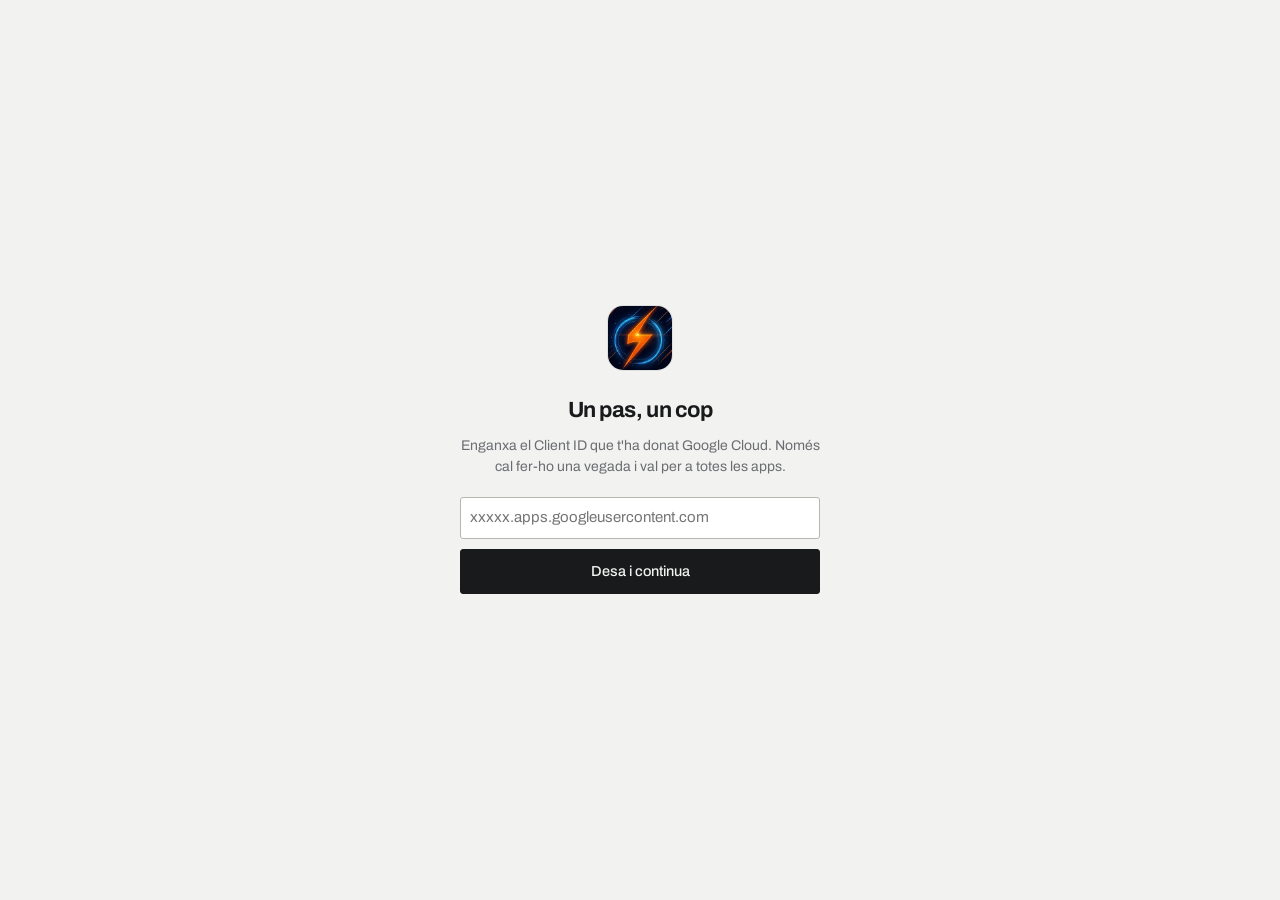
<file: instagram.html>
<!DOCTYPE html>
<html lang="ca">
<head>
<meta charset="utf-8">
<meta name="viewport" content="width=device-width, initial-scale=1">
<title>Estadístiques</title>
<meta name="description" content="Instagram, TikTok, YouTube i les visites al portfolio, dia a dia. S'actualitza cada matí">
<meta name="apple-mobile-web-app-capable" content="yes">
<meta name="apple-mobile-web-app-status-bar-style" content="default">
<meta name="apple-mobile-web-app-title" content="Estadístiques">
<meta name="mobile-web-app-capable" content="yes">
<meta name="theme-color" content="#F2F2F0">
<meta http-equiv="Cache-Control" content="no-cache, no-store, must-revalidate">
<meta http-equiv="Pragma" content="no-cache">
<meta http-equiv="Expires" content="0">
<link rel="apple-touch-icon" href="icona.png">
<link rel="icon" href="icona.png">
<link rel="preconnect" href="https://fonts.googleapis.com">
<link rel="preconnect" href="https://fonts.gstatic.com" crossorigin>
<link href="https://fonts.googleapis.com/css2?family=Archivo:wght@400;500;600;700&display=swap" rel="stylesheet">
<script src="https://accounts.google.com/gsi/client" async defer></script>

<link rel="stylesheet" href="zenkai.css">
<style>
:root{
  --paper:#F2F2F0; --surface:#FFFFFF; --ink:#191A1C; --ink-soft:#6B6D72;
  --line:#D9D9D5; --line-strong:#B6B6B1; --alert:#C4362B; --good:#3F7D4C; --hub:#F2F2F0;
  --r:3px; --brand-blue:#3E96C2; --brand-orange:#E67324;
}
@media (prefers-color-scheme: dark){
  :root:not([data-theme="light"]){
    --paper:#131416; --surface:#1B1C1F; --ink:#EDEDEA; --ink-soft:#95979C;
    --line:#2E3033; --line-strong:#45484C; --alert:#F0796B; --good:#6FBF7F; --hub:#131416;
  }
}
:root[data-theme="dark"]{
  --paper:#131416; --surface:#1B1C1F; --ink:#EDEDEA; --ink-soft:#95979C;
  --line:#2E3033; --line-strong:#45484C; --alert:#F0796B; --good:#6FBF7F; --hub:#131416;
}
*{box-sizing:border-box}
html,body{margin:0;padding:0}
body{
  background:var(--paper); color:var(--ink); font-family:"Archivo","Helvetica Neue",Arial,sans-serif;
  font-size:15px; line-height:1.45; font-variant-numeric:tabular-nums; -webkit-font-smoothing:antialiased;
}
[hidden]{display:none!important}
.wrap{max-width:900px;margin:0 auto;padding:0 20px 90px}
button{font:inherit;color:inherit}
a{color:inherit}

header{padding:34px 0 18px}
.brandbar{display:flex;align-items:center;gap:9px;margin-bottom:14px}
.brandmark{width:30px;height:30px;border-radius:7px;display:block;object-fit:cover;flex:none;box-shadow:0 0 0 1px rgba(0,0,0,.08)}
.brandname{font-size:12px;font-weight:700;letter-spacing:.1em;text-transform:uppercase}
.brandname b{color:var(--brand-blue)}
.brandname i{color:var(--brand-orange);font-style:normal}
h1{font-size:clamp(26px,5.5vw,38px);font-weight:700;letter-spacing:-.026em;line-height:1.03;margin:0}
.sub{color:var(--ink-soft);font-size:13.5px;margin:6px 0 0}
.backlink{margin-left:auto;flex:none;display:inline-flex;align-items:center;gap:5px;
  text-decoration:none;color:var(--ink-soft);border:1px solid var(--line-strong);
  border-radius:20px;padding:4px 12px;font-size:12px;font-weight:500;white-space:nowrap}
.backlink:hover{color:var(--ink);border-color:var(--ink)}
.acctbar{display:flex;align-items:center;gap:8px;margin-top:12px}
/* el correu empenyia el botó de tancar sessió fora de la pantalla al mòbil. Que
   s'escurci ell, que és el prescindible: els botons es queden on són. */
.acctbar .note{min-width:0;flex:0 1 auto;overflow:hidden;text-overflow:ellipsis;white-space:nowrap}
.acctbar img{width:22px;height:22px;border-radius:50%;flex:none}
.acctbar .btn{padding:4px 10px;font-size:12px;flex:none;white-space:nowrap}
.spacer{flex:1}

nav{display:flex;gap:0;border-bottom:1px solid var(--line-strong);margin:26px 0 0;overflow-x:auto;
  -webkit-overflow-scrolling:touch;scrollbar-width:none}
nav::-webkit-scrollbar{display:none}
nav button{background:none;border:0;border-bottom:2px solid transparent;padding:9px 14px 8px;margin-bottom:-1px;cursor:pointer;white-space:nowrap;color:var(--ink-soft);font-weight:500}
nav button:hover{color:var(--ink)}
nav button[aria-selected="true"]{color:var(--ink);border-bottom-color:var(--ink);font-weight:600}
/* ---- les pestanyes al mòbil: totes a la vista, en files ---- */
@media(max-width:560px){
  nav{flex-wrap:wrap;overflow-x:visible;border-bottom:0;gap:6px;margin:20px 0 0;padding:0 0 2px}
  nav button{border:1px solid var(--line-strong);border-radius:20px;border-bottom-width:1px;
    margin-bottom:0;padding:6px 11px;font-size:12.5px;line-height:1.15}
  nav button[aria-selected="true"]{background:var(--ink);color:var(--paper);border-color:var(--ink)}
  nav button[aria-selected="true"] .ncount{color:var(--paper);opacity:.8}
  .navwrap::after{display:none}
}
nav button:focus-visible,.btn:focus-visible,input:focus-visible,.seg button:focus-visible,.chips button:focus-visible{outline:2px solid var(--ink);outline-offset:2px}

section{padding-top:24px}
h2{font-size:18px;font-weight:600;letter-spacing:-.02em;margin:30px 0 4px}
section > h2:first-child{margin-top:0}
.hint{color:var(--ink-soft);font-size:13px;margin:0 0 14px;max-width:64ch;overflow-wrap:anywhere}
.note{font-size:13px;color:var(--ink-soft)}

input[type=search]{background:var(--surface);border:1px solid var(--line-strong);color:var(--ink);
  padding:7px 9px;border-radius:var(--r);font:inherit;width:100%}
.btn{background:var(--surface);border:1px solid var(--line-strong);border-radius:var(--r);padding:8px 13px;cursor:pointer;font-weight:500}
.btn:hover{border-color:var(--ink)}
.btn.primary{background:var(--ink);color:var(--paper);border-color:var(--ink)}
.btn.primary:hover{opacity:.86}
.toolbar{display:flex;flex-wrap:wrap;gap:8px;align-items:center;margin:0 0 14px}

.seg{display:inline-flex;border:1px solid var(--line-strong);border-radius:var(--r);overflow:hidden;flex:none}
.seg button{padding:7px 13px;background:var(--surface);border:0;cursor:pointer;font-weight:600;font-size:13px;border-right:1px solid var(--line-strong)}
.seg button:last-child{border-right:0}
.seg button[aria-pressed="true"]{background:var(--ink);color:var(--paper)}
.chips{display:flex;gap:6px;overflow-x:auto;padding:2px 0 10px;scrollbar-width:none;-webkit-overflow-scrolling:touch}
.chips::-webkit-scrollbar{display:none}
.chips button{flex:none;background:var(--surface);border:1px solid var(--line-strong);border-radius:20px;padding:5px 12px;font-size:12.5px;font-weight:500;cursor:pointer;white-space:nowrap}
.chips button[aria-pressed="true"]{background:var(--ink);color:var(--paper);border-color:var(--ink)}

.card{border:1px solid var(--line);border-radius:var(--r);padding:16px;margin-bottom:16px;background:var(--surface)}
.card h3{margin:0 0 2px;font-size:14px;font-weight:600;letter-spacing:-.01em}

.buit{border:1px dashed var(--line-strong);border-radius:var(--r);padding:22px 18px;color:var(--ink-soft);max-width:60ch}
.buit b{display:block;color:var(--ink);font-size:15px;margin-bottom:6px}
.buit p{margin:0}
.statrow{display:grid;grid-template-columns:repeat(4,1fr);gap:8px;margin:0 0 8px}
.statrow.six{grid-template-columns:repeat(3,1fr)}
.stat{border:1px solid var(--line);border-radius:var(--r);padding:11px 10px;background:var(--surface)}
.stat span{display:block;font-size:11px;color:var(--ink-soft);line-height:1.25}
.stat b{display:block;font-size:22px;font-weight:700;letter-spacing:-.02em;margin:3px 0 2px;font-variant-numeric:tabular-nums}
.stat small{display:block;font-size:11.5px;color:var(--ink-soft);line-height:1.3}
@media(max-width:560px){.statrow,.statrow.six{grid-template-columns:1fr 1fr}}
.statrow.three{grid-template-columns:repeat(3,1fr)}
td.tt-guanya,td.ig-guanya{font-weight:700;color:var(--good)}
.xa-et{display:inline-block;font-size:11px;font-weight:600;padding:1px 7px;border-radius:10px;margin-left:4px;background:var(--line);color:var(--ink-soft)}
.xa-et.tt{background:rgba(62,150,194,.16);color:var(--brand-blue)}
.xa-et.ig{background:rgba(230,115,36,.15);color:var(--brand-orange)}

.up{color:var(--good)} .down{color:var(--alert)} .muted{color:var(--ink-soft)}

/* últims reels */
.reel{border:1px solid var(--line);border-radius:var(--r);background:var(--surface);padding:14px 15px;margin-bottom:10px}
.reel.rep{border-left:3px solid var(--alert)}
.reel-top{display:flex;gap:10px;align-items:flex-start}
.reel-top .t{flex:1;min-width:0}
.reel-top .t a{font-weight:600;text-decoration:none;overflow-wrap:anywhere}
.reel-top .t a:hover{text-decoration:underline}
.reel-top .t small{display:block;font-size:12px;color:var(--ink-soft);margin-top:2px}
.reel-top .v{text-align:right;flex:none}
.reel-top .v b{display:block;font-size:20px;font-weight:700;letter-spacing:-.02em}
.reel-top .v small{display:block;font-size:11.5px}
.mets{display:grid;grid-template-columns:repeat(5,1fr);gap:6px;margin-top:12px}
.mets div{font-size:11px;color:var(--ink-soft);line-height:1.25}
.mets b{display:block;font-size:14px;color:var(--ink);font-weight:600;margin-top:1px}
@media(max-width:520px){.mets{grid-template-columns:repeat(3,1fr)}}
.mets.quatre{grid-template-columns:repeat(4,1fr)}
@media(max-width:520px){.mets.quatre{grid-template-columns:repeat(2,1fr)}}
.reel .rep-note{font-size:12px;color:var(--alert);margin-top:8px}
.spark{margin-top:10px;display:flex;align-items:center;gap:10px;font-size:11.5px;color:var(--ink-soft)}
.spark svg{flex:none}

/* gràfics */
.chart{position:relative;width:100%;min-height:220px;margin-top:10px}
.chart.small{min-height:170px}
.chart svg{display:block;overflow:visible;touch-action:pan-y}
.tick{font-size:11px;fill:var(--ink-soft);font-variant-numeric:tabular-nums}
.vlab{font-size:11px;fill:var(--ink);font-variant-numeric:tabular-nums}
.legend{display:flex;flex-wrap:wrap;gap:14px;font-size:12px;color:var(--ink-soft);margin-top:8px}
.legend i{display:inline-block;width:10px;height:10px;border-radius:2px;margin-right:5px;vertical-align:-1px}
.legend i.ln{width:14px;height:2px;border-radius:1px;vertical-align:3px}
.tip{position:absolute;pointer-events:none;background:var(--surface);border:1px solid var(--line-strong);border-radius:var(--r);
  box-shadow:0 4px 14px rgba(0,0,0,.12);padding:6px 9px;font-size:12px;line-height:1.35;max-width:230px;z-index:3;display:none}
.tip .h{color:var(--ink-soft)}
.tip b{font-weight:700}

/* taules */
table.bd{width:100%;border-collapse:collapse;font-size:14px}
table.bd th{text-align:right;font-weight:600;font-size:11px;text-transform:uppercase;letter-spacing:.04em;color:var(--ink-soft);padding:0 0 8px 8px;border-bottom:1px solid var(--line-strong);white-space:nowrap}
table.bd th:first-child,table.bd td:first-child{text-align:left;padding-left:0}
table.bd td{padding:9px 0 9px 8px;border-bottom:1px solid var(--line);text-align:right;font-variant-numeric:tabular-nums;white-space:nowrap}
table.bd td.t{white-space:normal;min-width:7.5em;overflow-wrap:break-word}
.tbl-wrap{overflow-x:auto}
table.bd td small{display:block;font-size:11.5px;color:var(--ink-soft);font-weight:400}
table.bd td b{font-weight:600}
@media(max-width:520px){table.bd{font-size:13px} table.bd th{font-size:10px;letter-spacing:.02em}}

/* llista de reels */
.rrow{border-top:1px solid var(--line)}
.rrow:last-child{border-bottom:1px solid var(--line)}
.rrow > button{all:unset;box-sizing:border-box;display:flex;gap:11px;align-items:center;width:100%;padding:11px 2px;cursor:pointer}
.rrow > button:hover{background:rgba(0,0,0,.015)}
.rrow > button:focus-visible{outline:2px solid var(--ink);outline-offset:-2px}
.rdot{width:8px;height:8px;border-radius:50%;flex:none;background:var(--brand-blue)}
.rdot.rep{background:var(--alert)}
.rmain{flex:1;min-width:0}
.rmain .n{display:block;font-weight:600;font-size:14px;overflow:hidden;text-overflow:ellipsis;white-space:nowrap}
.rmain small{display:block;font-size:12px;color:var(--ink-soft)}
.rval{text-align:right;flex:none}
.rval b{display:block;font-size:15px;font-weight:700}
.rval small{display:block;font-size:11.5px;color:var(--ink-soft)}
.rdet{padding:0 2px 14px 19px}
.rdet a{font-size:13px}

.empty-state{text-align:center;padding:36px 20px;color:var(--ink-soft);font-size:13.5px;display:flex;flex-direction:column;gap:6px;border:1px dashed var(--line-strong);border-radius:var(--r)}
.empty-state b{color:var(--ink);font-size:15px}
.resum{margin:0 0 16px;max-width:68ch}
.resum p{margin:0 0 8px;font-size:16px;line-height:1.55}
.resum b{font-weight:700}
.coms{list-style:none;margin:0 0 8px;padding:0}
.coms li{padding:12px 0;border-top:1px solid var(--line)}
.coms li:last-child{border-bottom:1px solid var(--line)}
.coms .qui{font-size:12.5px;color:var(--ink-soft)}
.coms .qui b{color:var(--ink);font-size:14px;margin-right:6px}
.coms q{display:block;font-size:14.5px;margin:4px 0 6px;line-height:1.45;overflow-wrap:anywhere}
.coms .prop{font-size:13px;color:var(--ink-soft);line-height:1.45}
.coms .prop b{color:var(--ink);font-weight:600}
.coms a{font-size:13px;color:inherit}
.fer{list-style:none;margin:0 0 8px;padding:0;counter-reset:f}
.fer li{display:flex;gap:12px;padding:12px 0;border-top:1px solid var(--line)}
.fer li:last-child{border-bottom:1px solid var(--line)}
.fer li::before{counter-increment:f;content:counter(f);flex:none;width:24px;height:24px;border-radius:50%;background:var(--ink);color:var(--paper);font-size:12px;font-weight:700;display:flex;align-items:center;justify-content:center;margin-top:1px}
.fer b{display:block;font-size:14.5px}
.fer span{display:block;font-size:13px;color:var(--ink-soft);margin-top:2px;line-height:1.45}
.conc{display:flex;gap:11px;align-items:center;padding:10px 0;border-top:1px solid var(--line)}
.conc:last-child{border-bottom:1px solid var(--line)}
.conc .trofeu{flex:none;width:30px;height:30px;border-radius:50%;background:rgba(230,115,36,.12);display:flex;align-items:center;justify-content:center}
.conc .m{flex:1;min-width:0}
.conc .m b{display:block;font-size:14px}
.conc .m small{display:block;font-size:12px;color:var(--ink-soft)}
.conc .e{flex:none;font-size:11.5px;font-weight:600;padding:2px 9px;border-radius:999px;border:1px solid var(--line-strong);color:var(--ink-soft);white-space:nowrap}
.conc .e.pend{border-color:var(--brand-orange);color:var(--brand-orange)}
.pla ol{margin:8px 0 0;padding-left:20px}
.pla li{margin:6px 0;font-size:14.5px;line-height:1.45}
.rec{border:1px solid var(--line);border-radius:var(--r);background:var(--surface);padding:16px;margin-bottom:12px}
.rec h3{display:flex;gap:10px;align-items:center;margin:0 0 6px;font-size:16px;font-weight:600;letter-spacing:-.01em}
.rec .num{flex:none;width:22px;height:22px;border-radius:50%;border:1.5px solid var(--brand-blue);color:var(--brand-blue);font-size:12px;font-weight:700;display:flex;align-items:center;justify-content:center}
.rec .per{font-size:13.5px;color:var(--ink-soft);margin:0 0 8px;line-height:1.5}
.rec .fes{font-size:14px;margin:10px 0 0;padding:9px 11px;border-left:3px solid var(--brand-blue);background:rgba(62,150,194,.08);line-height:1.45}
.barres{margin:6px 0 4px}
.bar-row{display:grid;grid-template-columns:78px minmax(0,1fr) 64px;gap:8px;align-items:center;font-size:12.5px;margin:6px 0}
/* una etiqueta llarga i sense espais —un camí de pàgina— no pot partir-se i sortia
   de la seva columna; que s'escurci amb punts suspensius */
.bar-row .l{color:var(--ink-soft);min-width:0;overflow:hidden;text-overflow:ellipsis;white-space:nowrap}
@media(max-width:380px){.bar-row{grid-template-columns:62px minmax(0,1fr) 50px;gap:6px}}
.bar-row .tr{height:12px;background:var(--hub);border-radius:3px;overflow:hidden;border:1px solid var(--line)}
.bar-row .tr i{display:block;height:100%;background:var(--brand-blue)}
.bar-row .v{text-align:right;font-weight:600;font-variant-numeric:tabular-nums}
ul.mini{margin:0;padding-left:18px;font-size:13.5px}
ul.mini li{margin:4px 0}
ul.mini a{font-weight:600;text-decoration:none}
ul.mini a:hover{text-decoration:underline}
ul.mini small{color:var(--ink-soft);font-size:12px}
.foot{margin-top:34px;font-size:12px;color:var(--ink-soft);line-height:1.5}

.gate{position:fixed;inset:0;background:var(--paper);z-index:60;display:flex;align-items:center;justify-content:center;padding:24px}
.gate-card{max-width:360px;width:100%;text-align:center}
.gate-card img{width:64px;height:64px;border-radius:15px;margin-bottom:18px;box-shadow:0 0 0 1px rgba(0,0,0,.08)}
.gate-card h2{font-size:22px;font-weight:700;letter-spacing:-.02em;margin:0 0 8px}
.gate-card p{color:var(--ink-soft);font-size:14px;line-height:1.5;margin:0 0 20px}
.gate-card input{margin-bottom:10px;background:var(--surface);border:1px solid var(--line-strong);color:var(--ink);padding:9px;border-radius:var(--r);font:inherit;width:100%}
.gate-card .btn{width:100%;padding:11px;font-size:14.5px}
.gate-link{margin-top:16px;font-size:12.5px;color:var(--ink-soft);text-decoration:underline;background:none;border:0;cursor:pointer;padding:4px}
.gate-status{margin-top:12px;font-size:12.5px;color:var(--ink-soft)}
.toast{position:fixed;left:50%;transform:translateX(-50%);bottom:22px;z-index:40;background:var(--ink);color:var(--paper);padding:9px 16px;border-radius:var(--r);font-size:13.5px}
@media (prefers-reduced-motion:reduce){*{transition:none!important;animation:none!important}}

</style>
</head>
<body>

<div class="gate" id="gate">
  <div class="gate-card">
    <img src="icona.png" alt="Zenkai3D Studio">
    <div id="gate-setup">
      <h2>Un pas, un cop</h2>
      <p>Enganxa el Client ID que t'ha donat Google Cloud. Només cal fer-ho una vegada i val per a totes les apps.</p>
      <input type="text" id="gate-cid" placeholder="xxxxx.apps.googleusercontent.com">
      <button class="btn primary" id="gate-cid-save">Desa i continua</button>
    </div>
    <div id="gate-login" hidden>
      <h2>Instagram</h2>
      <p>Les dades viuen al Drive de Zenkai3D i s'actualitzen cada matí. Entra-hi amb Google per veure-les.</p>
      <button class="btn primary" id="gate-signin">Continua amb Google</button>
      <button type="button" class="gate-link" id="gate-reconfig">Canvia el Client ID</button>
      <p class="gate-status" id="gate-status"></p>
    </div>
  </div>
</div>

<div class="wrap">

<header>
  <div class="brandbar">
    <img class="brandmark" src="icona.png" alt="Zenkai3D Studio">
    <span class="brandname"><b>ZENKAI</b><i>3D STUDIO</i></span>
    <a class="backlink" href="index.html" title="Torna al menú">&lsaquo; Menú</a>
  </div>
  <div class="acctbar" id="acctbar" hidden>
    <img id="acct-pic" alt="">
    <span class="note" id="acct-email"></span>
    <span class="spacer"></span>
    <button class="btn" id="acct-reload">Torna a carregar</button>
    <button class="btn" id="acct-signout">Tanca sessió</button>
  </div>
  <h1>Estadístiques</h1>
  <p class="sub" id="sub">Instagram, TikTok, YouTube i les visites al portfolio, dia a dia.</p>
</header>

<nav role="tablist" id="tabs">
  <button role="tab" data-view="resum" aria-selected="true">Resum</button>
  <button role="tab" data-view="creixer" aria-selected="false">Créixer</button>
  <button role="tab" data-view="xarxes" aria-selected="false">Xarxes</button>
  <button role="tab" data-view="portfolio" aria-selected="false">Portfolio</button>
  <button role="tab" data-view="dies" aria-selected="false">Dia a dia</button>
  <button role="tab" data-view="reels" aria-selected="false">Reels</button>
  <button role="tab" data-view="carrusels" aria-selected="false">Carrusels</button>
  <button role="tab" data-view="base" aria-selected="false">La base</button>
</nav>

<main>
<div class="empty-state" id="buit" hidden style="margin-top:24px">
  <b id="buit-titol">Encara no hi ha dades</b>
  <span id="buit-txt">S'omplen cada matí. Si acabes d'obrir l'app per primer cop, demà ja hi seran, o demana a Claude que les actualitzi ara.</span>
  <div id="buit-detall" class="note" hidden
       style="margin-top:12px;text-align:left;font-family:ui-monospace,SFMono-Regular,Menlo,monospace;font-size:12px;line-height:1.5;overflow-wrap:anywhere"></div>
</div>

<section id="view-resum">
  <div class="resum" id="resum"></div>
  <div class="statrow" id="kpis"></div>
  <p class="hint" id="kpi-note"></p>
  <h2>Què fer avui</h2>
  <ol class="fer" id="fer"></ol>
  <div id="coms-box" hidden>
    <h2>Comentaris sense resposta</h2>
    <p class="hint" id="coms-hint"></p>
    <ul class="coms" id="coms"></ul>
  </div>
  <div id="idees-box" hidden>
    <h2>Idees per a aquesta setmana</h2>
    <p class="hint" id="idees-hint"></p>
    <ol class="fer" id="idees"></ol>
  </div>
  <div id="concursos-box" hidden>
    <h2>Concursos guanyats</h2>
    <p class="hint" id="conc-hint"></p>
    <div id="concursos"></div>
  </div>
  <h2>Últims reels</h2>
  <p class="hint" id="ultims-hint"></p>
  <div id="ultims"></div>
</section>

<section id="view-creixer" hidden>
  <p class="hint">Recomanacions tretes de les teves dades des d'abril de 2025. Els números es recalculen cada dia.</p>
  <div class="card pla"><h3>El pla</h3><ol id="pla"></ol></div>
  <div id="recs"></div>
</section>

<section id="view-xarxes" hidden>
  <p class="hint" id="xa-hint"></p>
  <div class="statrow three" id="xa-kpis"></div>
  <h2>El mateix vídeo a cada xarxa</h2>
  <div class="resum" id="xa-resum"></div>
  <div class="chips" id="xa-filtre">
    <button type="button" data-v="tots" aria-pressed="true">Tots</button>
    <button type="button" data-v="tt" aria-pressed="false">Millor a TikTok</button>
    <button type="button" data-v="ig" aria-pressed="false">Millor a Instagram</button>
    <button type="button" data-v="sense" aria-pressed="false">No són a TikTok</button>
  </div>
  <div class="tbl-wrap"><table class="bd" id="xa-taula"></table></div>
  <p class="hint" id="xa-nota" style="margin-top:10px"></p>
</section>

<section id="view-portfolio" hidden>
  <p class="hint" id="pf-hint"></p>
  <div class="statrow three" id="pf-kpis"></div>
  <div id="pf-cos"></div>
</section>

<section id="view-dies" hidden>
  <div class="toolbar">
    <div class="seg" id="rang">
      <button type="button" data-v="30" aria-pressed="true">30 dies</button>
      <button type="button" data-v="90" aria-pressed="false">90</button>
      <button type="button" data-v="365" aria-pressed="false">1 any</button>
      <button type="button" data-v="0" aria-pressed="false">Tot</button>
    </div>
  </div>
  <div class="chips" id="metrica"></div>
  <div class="card">
    <h3 id="g-titol"></h3>
    <p class="note" id="g-nota" style="margin:0"></p>
    <div class="chart" id="g-dies"></div>
    <div class="legend"><span><i style="background:var(--brand-blue)"></i>Dia sense reel</span><span><i style="background:var(--brand-orange)"></i>Dia amb reel nou</span><span><i class="ln" style="background:var(--ink)"></i>Mitjana de 7 dies</span></div>
  </div>
  <h2>Aquest període i l'anterior</h2>
  <p class="hint" id="per-hint"></p>
  <div class="tbl-wrap"><table class="bd" id="periode"></table></div>
</section>

<section id="view-reels" hidden>
  <div class="toolbar">
    <div class="seg" id="ordre">
      <button type="button" data-v="data" aria-pressed="true">Recents</button>
      <button type="button" data-v="visualitzacions" aria-pressed="false">Més vistos</button>
      <button type="button" data-v="skip_pct" aria-pressed="false">Retenen més</button>
      <button type="button" data-v="compartits" aria-pressed="false">Compartits</button>
    </div>
  </div>
  <input type="search" id="cerca" placeholder="Busca per títol" aria-label="Busca reels" style="margin-bottom:12px">
  <p class="hint" id="reels-hint"></p>
  <div id="llista"></div>
</section>

<section id="view-carrusels" hidden>
  <div class="statrow" id="car-kpis"></div>
  <p class="hint" id="car-kpi-note"></p>
  <div class="toolbar">
    <div class="seg" id="car-ordre">
      <button type="button" data-v="data" aria-pressed="true">Recents</button>
      <button type="button" data-v="abast" aria-pressed="false">Més abast</button>
      <button type="button" data-v="desats" aria-pressed="false">Desats</button>
      <button type="button" data-v="compartits" aria-pressed="false">Compartits</button>
    </div>
  </div>
  <p class="hint" id="car-hint"></p>
  <div id="car-llista"></div>
</section>

<section id="view-base" hidden>
  <h2>Mediana per reel</h2>
  <p class="hint" id="base-hint"></p>
  <div class="statrow six" id="base-kpis"></div>
  <h2>Per trimestre</h2>
  <p class="hint">Mediana per reel de cada trimestre de publicació.</p>
  <div class="card">
    <div class="seg" id="q-met">
      <button type="button" data-v="visualitzacions" aria-pressed="true">Visualitzacions</button>
      <button type="button" data-v="compartits" aria-pressed="false">Compartits</button>
      <button type="button" data-v="desats" aria-pressed="false">Desats</button>
    </div>
    <div class="chart small" id="g-trim"></div>
  </div>
  <h2>Els primers 3 segons</h2>
  <p class="hint">Els reels de la base partits en tres grups segons quanta gent els passa abans dels 3 segons.</p>
  <div class="tbl-wrap"><table class="bd" id="tercos"></table></div>
  <h2>Repeticions</h2>
  <p class="hint">Reels publicats amb el mateix text que un d'anterior: visualitzacions de cada vegada.</p>
  <div class="tbl-wrap"><table class="bd" id="reps"></table></div>
</section>

<p class="foot" id="peu">Dades de l'API d'Instagram de @zenkai3d_studio. L'API no compta el que arriba per la part pagada d'una promoció, així que totes les xifres són orgàniques. Instagram no guarda totes les mètriques diàries igual de lluny enrere: on no n'hi ha, el gràfic queda en blanc.</p>
</main>
</div>

<div class="toast" id="toast" hidden></div>

<script>
"use strict";
var NOM = "zenkai3d-instagram.json";
var CACHE_KEY = "zenkai_ig_cache_v1";
var BASE_DES_DE = "2025-04-01";
var $ = function (id) { return document.getElementById(id); };

/* ---------- format ---------- */
var NF = new Intl.NumberFormat("ca-ES");
var NF1 = new Intl.NumberFormat("ca-ES", { minimumFractionDigits: 1, maximumFractionDigits: 1 });
var MESOS = ["gen.", "febr.", "març", "abr.", "maig", "juny", "jul.", "ag.", "set.", "oct.", "nov.", "des."];
var DSET = ["dg.", "dl.", "dt.", "dc.", "dj.", "dv.", "ds."];
function ok(v) { return v !== null && v !== undefined && !isNaN(v); }
function n0(v) { return ok(v) ? NF.format(Math.round(v)) : "—"; }
function n1(v) { return ok(v) ? NF1.format(v) : "—"; }
function nsm(v) { return ok(v) && Math.round(v) !== v ? n1(v) : n0(v); }
function nk(v) {
  if (!ok(v)) return "—";
  if (Math.abs(v) >= 10000) return NF1.format(v / 1000).replace(/,0$/, "") + " k";
  return n0(v);
}
function pd(s) { return new Date(s + "T12:00:00Z"); }
function fData(s) { var d = pd(s); return d.getUTCDate() + " " + MESOS[d.getUTCMonth()] + " " + d.getUTCFullYear(); }
function fCurta(s) { var d = pd(s); return d.getUTCDate() + " " + MESOS[d.getUTCMonth()]; }
function fDia(s) { var d = pd(s); return DSET[d.getUTCDay()] + " " + d.getUTCDate() + " " + MESOS[d.getUTCMonth()]; }
function addDays(s, n) { var d = pd(s); d.setUTCDate(d.getUTCDate() + n); return d.toISOString().slice(0, 10); }
function avuiISO() {
  var p = new Intl.DateTimeFormat("en-CA", { timeZone: "Europe/Madrid", year: "numeric", month: "2-digit", day: "2-digit" }).format(new Date());
  return p.slice(0, 10);
}
function diesEntre(a, b) { return Math.round((pd(b) - pd(a)) / 864e5); }
function median(a) {
  a = a.filter(ok).map(Number).sort(function (x, y) { return x - y; });
  if (!a.length) return null;
  var m = a.length >> 1;
  return a.length % 2 ? a[m] : (a[m - 1] + a[m]) / 2;
}
function mean(a) { a = a.filter(ok); return a.length ? a.reduce(function (s, x) { return s + x; }, 0) / a.length : null; }
function pctTxt(v, ref, menysEsMillor) {
  if (!ok(v) || !ok(ref) || ref === 0) return { t: "—", c: "muted" };
  var p = (v / ref - 1) * 100;
  var bo = menysEsMillor ? p < 0 : p > 0;
  var t = (p > 0 ? "+" : p < 0 ? "−" : "") + NF.format(Math.abs(Math.round(p))) + " %";
  return { t: t, c: Math.abs(p) < 3 ? "muted" : bo ? "up" : "down" };
}
function el(tag, cls, txt) { var e = document.createElement(tag); if (cls) e.className = cls; if (txt !== undefined) e.textContent = txt; return e; }
function svg(tag, at) { var e = document.createElementNS("http://www.w3.org/2000/svg", tag); for (var k in at) e.setAttribute(k, at[k]); return e; }
function toast(t) { var e = $("toast"); e.textContent = t; e.hidden = false; clearTimeout(toast._t); toast._t = setTimeout(function () { e.hidden = true; }, 3200); }
function lsGet(k) { try { return localStorage.getItem(k); } catch (e) { return null; } }
function lsSet(k, v) { try { localStorage.setItem(k, v); } catch (e) {} }
function lsDel(k) { try { localStorage.removeItem(k); } catch (e) {} }
function postUrl(codi) { return "https://www.instagram.com/p/" + encodeURIComponent(codi) + "/"; }
function igUrl(codi) { return "https://www.instagram.com/reel/" + encodeURIComponent(codi) + "/"; }

/* ---------- dades ---------- */
var D = null;
var CONC = null, CONC_KEY = "zenkai_ig_concursos_v1";
var METRIQUES = [
  { k: "abast", n: "Abast", d: "Comptes diferents que van veure alguna cosa teva aquell dia." },
  { k: "visualitzacions", n: "Visualitzacions", d: "Cops que es va reproduir o mostrar el teu contingut." },
  { k: "seguidors_nous", n: "Seguidors nous", d: "Comptes que et van començar a seguir (sense restar els que van marxar)." },
  { k: "visites_perfil", n: "Visites al perfil", d: "Cops que algú va entrar al teu perfil." },
  { k: "interaccions", n: "Interaccions", d: "M'agrada, comentaris, compartits, desats i respostes del dia." },
  { k: "compartits", n: "Compartits", d: "Cops que van enviar o compartir el teu contingut." },
  { k: "desats", n: "Desats", d: "Cops que van desar el teu contingut." },
  { k: "comptes", n: "Comptes que interactuen", d: "Comptes diferents que van interactuar amb el teu contingut." }
];

function files(obj) {
  if (!obj || !obj.camps || !obj.files) return [];
  return obj.files.map(function (r) { var o = {}; obj.camps.forEach(function (c, i) { o[c] = r[i]; }); return o; });
}
function normalitza(raw) {
  var X = { raw: raw, compte: raw.compte || {}, act: raw.actualitzat, seg: raw.seguidors_hist || [],
            portfolio: raw.portfolio || {} };
  X.dies = files(raw.dies).sort(function (a, b) { return a.data < b.data ? -1 : 1; });
  X.reels = files(raw.reels).sort(function (a, b) { return (b.data + b.hora).localeCompare(a.data + a.hora); });
  var vist = {};
  X.reels.slice().reverse().forEach(function (r) {
    var k = (r.titol || "").trim().toLowerCase();
    r.orig = k && vist[k] ? vist[k] : null;
    if (k && !vist[k]) vist[k] = r;
  });
  X.perDia = {};
  X.reels.forEach(function (r) { (X.perDia[r.data] = X.perDia[r.data] || []).push(r); });
  X.creix = {};
  var cr = raw.creixement || {};
  Object.keys(cr.reels || {}).forEach(function (k) { X.creix[k] = files({ camps: cr.camps, files: cr.reels[k] }); });
  X.avui = avuiISO();
  var madur = addDays(X.avui, -7);
  X.base = X.reels.filter(function (r) { return r.data >= BASE_DES_DE && r.data <= madur; });
  X.recents = X.base.filter(function (r) { return r.data >= addDays(X.avui, -90); });
  X.med = meds(X.base);
  X.medRec = meds(X.recents);
  X.an = analisi(X);
  var tk = raw.tiktok || {}, yt = raw.youtube || {};
  X.tt = files(tk.videos); X.ttCompte = tk.compte || {}; X.ttHist = tk.seguidors_hist || [];
  X.cars = files(raw.carrusels).sort(function (a, b) { return (b.data + b.hora).localeCompare(a.data + a.hora); });
  X.cars.forEach(function (c) { if (!c.visualitzacions && c.abast) c.visualitzacions = null; });
  X.yt = files(yt.videos); X.ytCompte = yt.compte || {}; X.ytHist = yt.subs_hist || []; X.ytCua = yt.cua || {};
  return X;
}
function meds(rs) {
  var o = { n: rs.length };
  ["visualitzacions", "abast", "skip_pct", "temps_mitja_s", "compartits", "desats"].forEach(function (k) {
    o[k] = median(rs.map(function (r) { return r[k]; }));
  });
  return o;
}

/* ---------- pestanyes ---------- */
var vista = "resum";
document.querySelectorAll("#tabs button").forEach(function (b) {
  b.addEventListener("click", function () { mostra(b.dataset.view); });
});
function mostra(v) {
  vista = v;
  document.querySelectorAll("#tabs button").forEach(function (b) { b.setAttribute("aria-selected", b.dataset.view === v ? "true" : "false"); });
  ["resum", "creixer", "xarxes", "portfolio", "dies", "reels", "carrusels", "base"].forEach(function (k) { $("view-" + k).hidden = !D || k !== v; });
  if (D) pinta();
}
function segon(id, cb) {
  var g = $(id);
  g.querySelectorAll("button").forEach(function (b) {
    b.addEventListener("click", function () {
      g.querySelectorAll("button").forEach(function (x) { x.setAttribute("aria-pressed", x === b ? "true" : "false"); });
      cb(b.dataset.v);
    });
  });
}
var rang = 30, metrica = "abast", ordre = "data", qMet = "visualitzacions", obert = null;
segon("rang", function (v) { rang = +v; pinta(); });
segon("ordre", function (v) { ordre = v; pinta(); });
var carOrdre = "data", carObert = null;
segon("car-ordre", function (v) { carOrdre = v; pinta(); });
segon("q-met", function (v) { qMet = v; pinta(); });
var xaFiltre = "tots";
(function () {
  var c = $("xa-filtre");
  c.querySelectorAll("button").forEach(function (b) {
    b.addEventListener("click", function () {
      xaFiltre = b.dataset.v;
      c.querySelectorAll("button").forEach(function (x) { x.setAttribute("aria-pressed", x === b ? "true" : "false"); });
      pinta();
    });
  });
})();
$("cerca").addEventListener("input", function () { pinta(); });
(function () {
  var c = $("metrica");
  METRIQUES.forEach(function (m) {
    var b = el("button", "", m.n); b.type = "button"; b.dataset.v = m.k;
    b.setAttribute("aria-pressed", m.k === metrica ? "true" : "false");
    b.addEventListener("click", function () {
      metrica = m.k;
      c.querySelectorAll("button").forEach(function (x) { x.setAttribute("aria-pressed", x === b ? "true" : "false"); });
      pinta();
    });
    c.appendChild(b);
  });
})();
var rT;
window.addEventListener("resize", function () { clearTimeout(rT); rT = setTimeout(function () { if (D) pinta(); }, 150); });

/* Per què és buida. Sense això, «Encara no hi ha dades» tant vol dir que és el
   primer dia com que el Drive ha dit que no, i no hi ha manera de distingir-ho. */
function buitPerque(titol, linies) {
  var t = $("buit-titol"), x = $("buit-txt"), d = $("buit-detall");
  if (t) t.textContent = titol;
  if (x) x.textContent = "";
  if (d) {
    d.textContent = (linies || []).join("\n");
    d.hidden = !(linies && linies.length);
  }
  $("buit").hidden = false;
}
function carrega(raw) {
  if (!raw || !raw.versio || !raw.reels) {
    if (!D) {
      if (gTrobats === 0) {
        buitPerque("El teu compte no veu el fitxer de dades", [
          "compte: " + (gEmail || "?"),
          "fitxer: " + NOM,
          "El Drive ha contestat bé, però amb aquest Client ID no hi ha cap fitxer",
          "amb aquest nom. Les apps demanen el permís drive.file, que només els",
          "deixa veure els fitxers que han creat elles mateixes: si has entrat amb",
          "un Client ID diferent del de sempre, les dades hi són però ell no les veu.",
          "Fa falta el mateix Client ID de sempre, amb l'adreça nova afegida als",
          "orígens autoritzats."
        ]);
      } else {
        buitPerque("Encara no hi ha dades", gTrobats === null ? [] : [
          "compte: " + (gEmail || "?"),
          "fitxer: " + NOM + " (" + gTrobats + " trobat" + (gTrobats === 1 ? "" : "s") + ")",
          "El fitxer hi és però encara no porta dades."
        ]);
      }
      mostra(vista);
    }
    return;
  }
  D = normalitza(raw);
  $("buit").hidden = true;
  var a = new Date(D.act);
  var hora = isNaN(a) ? "" : new Intl.DateTimeFormat("ca-ES", { timeZone: "Europe/Madrid", day: "numeric", month: "short", hour: "2-digit", minute: "2-digit" }).format(a);
  $("sub").textContent = "Els reels i el compte, dia a dia." + (hora ? " Actualitzat el " + hora + "." : "");
  mostra(vista);
}
function pinta() {
  if (vista === "resum") pintaResum();
  else if (vista === "creixer") pintaCreixer();
  else if (vista === "xarxes") pintaXarxes();
  else if (vista === "portfolio") pintaPortfolio();
  else if (vista === "dies") pintaDies();
  else if (vista === "reels") pintaReels();
  else if (vista === "carrusels") pintaCarrusels();
  else pintaBase();
}

/* ---------- AVUI ---------- */
function stat(host, label, val, sub, cls) {
  var s = el("div", "stat");
  s.appendChild(el("span", "", label));
  s.appendChild(el("b", "", val));
  var sm = el("small", cls || "", sub || "");
  s.appendChild(sm);
  host.appendChild(s);
}
function finestra(n, fins) {
  var desde = addDays(fins, -(n - 1));
  return D.dies.filter(function (d) { return d.data >= desde && d.data <= fins; });
}
function pintaAvui() {
  var k = $("kpis"); k.replaceChildren();
  var ult = D.dies[D.dies.length - 1];
  var dia = ult ? ult.data : null;
  var set7 = dia ? finestra(7, dia) : [];
  var prev7 = dia ? finestra(7, addDays(dia, -7)) : [];
  var nous7 = set7.reduce(function (s, d) { return s + (d.seguidors_nous || 0); }, 0);
  stat(k, "Seguidors", n0(D.compte.followers_count), "+" + n0(nous7) + " nous en 7 dies", "muted");
  [["abast", "Abast"], ["visualitzacions", "Visualitzacions"], ["visites_perfil", "Visites al perfil"]].forEach(function (m) {
    var v = ult ? ult[m[0]] : null;
    var avg = mean(set7.map(function (d) { return d[m[0]]; }));
    var avgP = mean(prev7.map(function (d) { return d[m[0]]; }));
    var p = pctTxt(avg, avgP);
    stat(k, m[1] + " · " + (dia ? fDia(dia) : ""), n0(v), "7 dies: " + n0(avg) + "/dia " + (p.t !== "—" ? "(" + p.t + ")" : ""), p.c);
  });
  $("kpi-note").textContent = dia ? "Les xifres del dia són de " + fDia(dia) + ", l'últim dia tancat. Entre parèntesis, la mitjana dels últims 7 dies comparada amb la dels 7 anteriors." : "";

  $("ultims-hint").textContent = "Comparats amb la mediana dels " + n0(D.med.n) + " reels des d'abril de 2025 que ja tenen una setmana: " + n0(D.med.visualitzacions) + " visualitzacions i un " + n1(D.med.skip_pct) + " % que el passa en 3 segons. La línia de cada reel mostra com creix dia a dia durant els seus primers 60 dies.";
  var u = $("ultims"); u.replaceChildren();
  D.reels.slice(0, 4).forEach(function (r) { u.appendChild(targetaReel(r)); });
}
function targetaReel(r) {
  var c = el("div", "reel" + (r.orig ? " rep" : ""));
  var top = el("div", "reel-top");
  var t = el("div", "t");
  var a = el("a", "", titolNet(r.titol)); a.href = igUrl(r.codi); a.target = "_blank"; a.rel = "noopener";
  t.appendChild(a);
  var edat = diesEntre(r.data, D.avui);
  t.appendChild(el("small", "", fDia(r.data) + " · " + r.hora + (edat < 7 ? " · fa " + (edat === 0 ? "unes hores" : edat === 1 ? "1 dia" : edat + " dies") + ", encara creix" : "")));
  top.appendChild(t);
  var v = el("div", "v");
  v.appendChild(el("b", "", n0(r.visualitzacions)));
  var p = pctTxt(r.visualitzacions, D.med.visualitzacions);
  v.appendChild(el("small", edat < 7 ? "muted" : p.c, edat < 2 || p.t === "—" ? "visualitzacions" : p.t + " vs mediana"));
  top.appendChild(v);
  c.appendChild(top);
  var m = el("div", "mets");
  [["Abast", n0(r.abast)], ["Passat en 3 s", n1(r.skip_pct) + " %"], ["Temps mitjà", n1(r.temps_mitja_s) + " s"], ["Compartits", n0(r.compartits)], ["Desats", n0(r.desats)]].forEach(function (x) {
    var d = el("div", "", x[0]); d.appendChild(el("b", "", x[1])); m.appendChild(d);
  });
  c.appendChild(m);
  if (r.orig) c.appendChild(el("div", "rep-note", "Repeteix el text del reel del " + fData(r.orig.data) + ", que va fer " + n0(r.orig.visualitzacions) + " visualitzacions."));
  c.appendChild(sparkReel(r));
  return c;
}
function sparkReel(r) {
  var w = el("div", "spark");
  var s = (D.creix[r.codi] || []).filter(function (x) { return ok(x.visualitzacions); });
  if (s.length < 2) return w;
  var W = 120, H = 30, max = Math.max.apply(null, s.map(function (x) { return x.visualitzacions; })) || 1;
  var g = svg("svg", { width: W, height: H, viewBox: "0 0 " + W + " " + H });
  var pts = s.map(function (x, i) { return (i * (W - 4) / (s.length - 1) + 2).toFixed(1) + "," + (H - 3 - (x.visualitzacions / max) * (H - 6)).toFixed(1); }).join(" ");
  var pl = svg("polyline", { points: pts, fill: "none", "stroke-width": 2, "stroke-linecap": "round", "stroke-linejoin": "round" });
  pl.style.stroke = "var(--brand-blue)";
  g.appendChild(pl);
  w.appendChild(g);
  var primer = s[0], ultim = s[s.length - 1];
  var guany = ultim.visualitzacions - primer.visualitzacions;
  w.appendChild(el("span", "", "+" + n0(guany) + " visualitzacions entre el " + fCurta(primer.data) + " i el " + fCurta(ultim.data)));
  return w;
}

/* ---------- ANÀLISI (per al resum i les recomanacions) ---------- */
var DIES_NOM = ["diumenge", "dilluns", "dimarts", "dimecres", "dijous", "divendres", "dissabte"];
function setmanaDe(s) { var d = pd(s); var wd = (d.getUTCDay() + 6) % 7; return addDays(s, -wd); }
function suma(arr, k) { return arr.reduce(function (s, d) { return s + (ok(d[k]) ? d[k] : 0); }, 0); }
function titolNet(t) {
  t = (t || "").trim();
  if (t.length >= 88) { var i = t.lastIndexOf(" ", 86); t = t.slice(0, i > 40 ? i : 86).replace(/[\s.,;:…-]+$/, "") + "…"; }
  return t || "(sense text)";
}
function curt(t, n) { t = (t || "(sense text)").trim(); n = n || 60; return t.length > n ? t.slice(0, n - 1).trim() + "…" : t; }
function analisi(X) {
  var A = {};
  var W = {};
  X.dies.forEach(function (d) {
    var k = setmanaDe(d.data);
    var w = W[k] || (W[k] = { k: k, abast: 0, okA: 0, reels: 0 });
    if (ok(d.abast)) { w.abast += d.abast; w.okA++; }
  });
  X.reels.forEach(function (r) { var w = W[setmanaDe(r.data)]; if (w) w.reels++; });
  var plenes = Object.keys(W).map(function (k) { return W[k]; }).filter(function (w) { return w.okA === 7; });
  A.setm = [0, 1, 2, 3, 4].map(function (n) {
    var ws = plenes.filter(function (w) { return n < 4 ? w.reels === n : w.reels >= 4; });
    return { n: n, setmanes: ws.length, abast: median(ws.map(function (w) { return w.abast; })) };
  });
  var asc = X.reels.slice().sort(function (a, b) { return (a.data + a.hora).localeCompare(b.data + b.hora); });
  var enBase = {}; X.base.forEach(function (r) { enBase[r.codi] = 1; });
  var G = { 1: [], 2: [], 3: [], 4: [] };
  asc.forEach(function (r, i) {
    if (!i || !enBase[r.codi]) return;
    var g = diesEntre(asc[i - 1].data, r.data);
    if (g >= 1) G[Math.min(g, 4)].push(r.visualitzacions);
  });
  A.gaps = {}; [1, 2, 3, 4].forEach(function (g) { A.gaps[g] = { n: G[g].length, v: median(G[g]) }; });
  var WD = [[], [], [], [], [], [], []];
  X.base.forEach(function (r) { WD[pd(r.data).getUTCDay()].push(r.visualitzacions); });
  var cands = WD.map(function (a, i) { return { d: i, n: a.length, v: median(a) }; }).filter(function (x) { return x.n >= 12; })
    .sort(function (a, b) { return b.v - a.v; });
  A.millorDia = null;
  if (cands.length) {
    var b = cands[0];
    var altres = median(X.base.filter(function (r) { return pd(r.data).getUTCDay() !== b.d; }).map(function (r) { return r.visualitzacions; }));
    if (altres && b.v >= altres * 1.35) A.millorDia = { d: b.d, n: b.n, v: b.v, altres: altres };
  }
  var s = X.base.map(function (r) { return r.skip_pct; }).filter(ok).sort(function (a, b) { return a - b; });
  var qq = function (p) { var i = (s.length - 1) * p, lo = Math.floor(i); return s[lo] + (s[Math.min(lo + 1, s.length - 1)] - s[lo]) * (i - lo); };
  A.c1 = s.length ? qq(1 / 3) : null; A.c2 = s.length ? qq(2 / 3) : null;
  function grup(f) {
    var rs = X.base.filter(function (r) { return ok(r.skip_pct) && f(r.skip_pct); });
    return { n: rs.length, v: median(rs.map(function (r) { return r.visualitzacions; })), sh: median(rs.map(function (r) { return r.compartits; })) };
  }
  A.terc = [grup(function (v) { return v <= A.c1; }), grup(function (v) { return v > A.c2; })];
  A.models = X.base.filter(function (r) { return r.data >= addDays(X.avui, -180) && r.visualitzacions >= 1000 && ok(r.skip_pct); })
    .sort(function (a, b) { return a.skip_pct - b.skip_pct; }).slice(0, 3);
  var Q = {};
  X.base.forEach(function (r) {
    if (!r.visualitzacions) return;
    var k = r.data.slice(0, 4) + " T" + Math.ceil(+r.data.slice(5, 7) / 3);
    (Q[k] = Q[k] || []).push(r.compartits / r.visualitzacions * 1000);
  });
  A.sh1k = Object.keys(Q).sort().map(function (k) { return { q: k, v: median(Q[k]) }; });
  A.topShare = X.base.filter(function (r) { return r.visualitzacions >= 1500; })
    .map(function (r) { return { r: r, v: r.compartits / r.visualitzacions * 1000 }; })
    .sort(function (a, b) { return b.v - a.v; }).slice(0, 5);
  var reps = X.reels.filter(function (r) { return r.orig; });
  A.reps = { n: reps.length, v1: median(reps.map(function (r) { return r.orig.visualitzacions; })), v2: median(reps.map(function (r) { return r.visualitzacions; })) };
  var d90 = X.dies.filter(function (d) { return d.data > addDays(X.avui, -91); });
  var vis = suma(d90, "visites_perfil"), nous = suma(d90, "seguidors_nous");
  A.conv = { vis: vis, nous: nous, r: vis ? nous / vis * 100 : null };
  A.reels28 = X.reels.filter(function (r) { return r.data > addDays(X.avui, -28); }).length;
  if (A.millorDia) {
    var b2 = A.millorDia.d;
    A.trio = [(b2 + 3) % 7, (b2 + 5) % 7, b2].map(function (i) { return DIES_NOM[i]; });
  }
  return A;
}
function paragraf(parts) {
  var p = el("p");
  parts.forEach(function (x) { if (Array.isArray(x)) p.appendChild(el("b", "", x[0])); else p.appendChild(document.createTextNode(x)); });
  return p;
}
function canviText(a, b, unitat) {
  if (!ok(a) || !ok(b) || !b) return "";
  var p = (a / b - 1) * 100;
  if (Math.abs(p) < 3) return ", igual que " + unitat;
  return ", un " + n0(Math.abs(p)) + " % " + (p > 0 ? "més" : "menys") + " que " + unitat;
}

/* ---------- RESUM ---------- */
function pintaResum() {
  var A = D.an;
  var ult = D.dies[D.dies.length - 1], dia = ult ? ult.data : D.avui;
  var set7 = finestra(7, dia), prev7 = finestra(7, addDays(dia, -7));
  var a7 = mean(set7.map(function (d) { return d.abast; })), a7p = mean(prev7.map(function (d) { return d.abast; }));
  var reels7 = D.reels.filter(function (r) { return r.data > addDays(D.avui, -7); }).length;
  var nous7 = suma(set7, "seguidors_nous");
  var sem = [];
  for (var i = 1; i <= 12; i++) {
    var w = finestra(7, addDays(dia, -7 * i));
    if (w.length === 7 && w.every(function (d) { return ok(d.seguidors_nous); })) sem.push(suma(w, "seguidors_nous"));
  }
  var mNous = mean(sem);
  var box = $("resum"); box.replaceChildren();
  box.appendChild(paragraf(["En els últims 7 dies has publicat ", [reels7 + (reels7 === 1 ? " reel" : " reels")],
    " i has arribat a ", [n0(a7)], " comptes al dia de mitjana" + canviText(a7, a7p, "la setmana anterior") + "."]));
  box.appendChild(paragraf(["Tens ", [n0(D.compte.followers_count)], " seguidors. Aquesta setmana t'han començat a seguir ", [n0(nous7)],
    " comptes nous" + (ok(mNous) ? " (la mitjana de les 12 setmanes anteriors és " + n0(mNous) + ")" : "") + "."]));
  var r0 = D.reels[0];
  if (r0) {
    var ed = diesEntre(r0.data, D.avui);
    var cua = ".";
    if (ed >= 7 && ok(D.med.visualitzacions)) {
      var p = (r0.visualitzacions / D.med.visualitzacions - 1) * 100;
      cua = ", un " + n0(Math.abs(p)) + " % " + (p >= 0 ? "per sobre" : "per sota") + " de la teva mediana.";
    } else cua = ", i encara creix.";
    box.appendChild(paragraf(["L'últim reel, «" + curt(r0.titol, 55) + "», " + (ed === 0 ? "és d'avui" : "fa " + ed + (ed === 1 ? " dia" : " dies")) + " i porta ",
      [n0(r0.visualitzacions)], " visualitzacions" + cua]));
  }
  var w1 = A.setm[1].abast, w3 = A.setm[3].abast;
  if (ok(w1) && ok(w3)) {
    box.appendChild(paragraf(["En les últimes 4 setmanes n'has publicat ", [String(A.reels28)],
      ". Les setmanes amb 3 reels arribes a ", [n0(w3)], " comptes; les d'un, a ", [n0(w1)], "."]));
  }
  var tc = D.ttCompte || {}, yc = D.ytCompte || {}, cuaYt = D.ytCua || {};
  if (ok(tc.seguidors) || ok(cuaYt.publicats)) {
    var px = [];
    if (ok(tc.seguidors)) {
      var h7 = histFa(D.ttHist, 7);
      px.push("A TikTok tens ", [n0(tc.seguidors)], " seguidors" + (ok(h7) ? " (" + (tc.seguidors - h7 >= 0 ? "+" : "−") + n0(Math.abs(tc.seguidors - h7)) + " en 7 dies)" : "") + ". ");
    }
    if (ok(cuaYt.publicats)) {
      if (cuaYt.publicats > 0) px.push("A YouTube " + (ok(yc.subscriptors) ? "tens " : ""), ok(yc.subscriptors) ? [n0(yc.subscriptors)] : "", ok(yc.subscriptors) ? " subscriptors i " : "hi ha ", [String(cuaYt.publicats)], (cuaYt.publicats === 1 ? " Short publicat" : " Shorts publicats") + "; en queden " + cuaYt.pendents + " a la cua.");
      else px.push("A YouTube encara no hi ha cap Short: en sortirà un cada dia a les 9 del matí, i n'hi ha ", [String(cuaYt.pendents)], " a la cua.");
    }
    box.appendChild(paragraf(px.filter(function (x) { return x !== ""; })));
  }

  pintaFer();
  pintaComentaris();
  pintaIdees();
  pintaConcursos();
  pintaAvui();
}
function histFa(h, dies) {
  if (!h || !h.length) return null;
  var lim = addDays(D.avui, -dies), v = null;
  h.forEach(function (x) { if (x[0] <= lim) v = x[1]; });
  return v;
}
function parelles() {
  var tt = {}, yt = {};
  (D.tt || []).forEach(function (v) { if (v.ig && ok(v.vistes) && (!tt[v.ig] || v.vistes > tt[v.ig].vistes)) tt[v.ig] = v; });
  (D.yt || []).forEach(function (v) { if (v.ig && (!yt[v.ig] || (v.vistes || 0) > (yt[v.ig].vistes || 0))) yt[v.ig] = v; });
  var madur = addDays(D.avui, -7);
  var rows = D.reels.map(function (r) { return { r: r, tt: tt[r.codi] || null, yt: yt[r.codi] || null, et: "" }; });
  var par = rows.filter(function (x) { return x.tt && x.r.data <= madur && ok(x.r.visualitzacions) && x.r.visualitzacions > 0 && x.tt.vistes > 0; });
  var mI = median(par.map(function (x) { return x.r.visualitzacions; })), mT = median(par.map(function (x) { return x.tt.vistes; }));
  par.forEach(function (x) {
    x.ri = x.r.visualitzacions / mI; x.rt = x.tt.vistes / mT;
    if (x.rt >= 1.5 * x.ri && x.rt >= 1.2) x.et = "tt";
    else if (x.ri >= 1.5 * x.rt && x.ri >= 1.2) x.et = "ig";
  });
  return { rows: rows, par: par, mI: mI, mT: mT };
}
function pintaXarxes() {
  var tc = D.ttCompte || {}, yc = D.ytCompte || {}, cua = D.ytCua || {};
  $("xa-hint").textContent = "Instagram, TikTok i YouTube junts. TikTok: les dades públiques de @" + (tc.usuari || "zenkai3d_studio") + ". YouTube: el canal @zenkai3dstudio. S'actualitza cada matí.";
  var P = parelles();
  var k = $("xa-kpis"); k.replaceChildren();
  stat(k, "Instagram", n0(D.compte.followers_count), "seguidors", "muted");
  var h7 = histFa(D.ttHist, 7);
  stat(k, "TikTok", n0(tc.seguidors), ok(h7) && ok(tc.seguidors) ? "seguidors · " + (tc.seguidors - h7 >= 0 ? "+" : "−") + n0(Math.abs(tc.seguidors - h7)) + " en 7 dies" : "seguidors", "muted");
  stat(k, "YouTube", n0(yc.subscriptors), ok(cua.publicats) ? "subscriptors · " + cua.publicats + " Shorts" : "subscriptors", "muted");

  var box = $("xa-resum"); box.replaceChildren();
  var par = P.par;
  if (par.length >= 5) {
    var nT = par.filter(function (x) { return x.et === "tt"; }).length, nI = par.filter(function (x) { return x.et === "ig"; }).length;
    box.appendChild(paragraf(["Tens ", [String(par.length)], " vídeos a Instagram i a TikTok alhora. A Instagram fan una mediana de ", [n0(P.mI)],
      " visualitzacions; a TikTok, ", [n0(P.mT)], "."]));
    box.appendChild(paragraf(["Si compares cada vídeo amb la mediana de la seva xarxa, ", [String(nT)], " funcionen clarament millor a TikTok i ", [String(nI)],
      " a Instagram. La resta va més o menys igual a les dues."]));
    var dest = par.filter(function (x) { return x.et === "tt"; }).sort(function (a, b) { return b.rt / b.ri - a.rt / a.ri; })[0];
    if (dest) box.appendChild(paragraf(["El que més destaca a TikTok és «" + curt(dest.r.titol, 50) + "»: ", [n0(dest.tt.vistes)],
      " visualitzacions allà, quan a Instagram en va fer ", [n0(dest.r.visualitzacions)], "."]));
  } else {
    box.appendChild(paragraf(["Encara no hi ha prou vídeos aparellats entre Instagram i TikTok per comparar-los."]));
  }
  var any = addDays(D.avui, -365), madur = addDays(D.avui, -7);
  var senseTT = P.rows.filter(function (x) { return !x.tt && x.r.data >= any && x.r.data <= madur; });
  if (senseTT.length) box.appendChild(paragraf(["Hi ha ", [String(senseTT.length)], senseTT.length === 1 ? " reel de l'últim any que no és a TikTok." : " reels de l'últim any que no són a TikTok."]));
  if ((D.yt || []).length) {
    var ytTop = (D.yt || []).filter(function (v) { return ok(v.vistes); }).sort(function (a, b) { return b.vistes - a.vistes; })[0];
    box.appendChild(paragraf(["A YouTube hi ha ", [String(D.yt.length)], D.yt.length === 1 ? " Short" : " Shorts", ytTop ? ". El que més: «" + curt(ytTop.titol, 50) + "», amb " + n0(ytTop.vistes) + " visualitzacions." : "."]));
  } else if (ok(cua.pendents)) {
    box.appendChild(paragraf(["A YouTube encara no n'hi ha cap de publicat. La tasca en penja un cada dia a les 9 del matí i n'hi ha ", [String(cua.pendents)], " a la cua."]));
  }

  var rows;
  if (xaFiltre === "tt") rows = par.filter(function (x) { return x.et === "tt"; });
  else if (xaFiltre === "ig") rows = par.filter(function (x) { return x.et === "ig"; });
  else if (xaFiltre === "sense") rows = senseTT;
  else rows = P.rows.filter(function (x) { return x.r.data >= any; });
  rows = rows.slice().sort(function (a, b) { return (b.r.data + b.r.hora).localeCompare(a.r.data + a.r.hora); });
  var tb = $("xa-taula"); tb.replaceChildren();
  var th = el("tr"); ["Vídeo", "Insta", "TikTok", "YouTube"].forEach(function (h) { th.appendChild(el("th", "", h)); });
  var thead = el("thead"); thead.appendChild(th); tb.appendChild(thead);
  var tbody = el("tbody");
  var MAX = 80;
  rows.slice(0, MAX).forEach(function (x) {
    var tr = el("tr");
    var td = el("td", "t");
    var a = el("a", "", curt(titolNet(x.r.titol), 46)); a.href = igUrl(x.r.codi); a.target = "_blank"; a.rel = "noopener";
    td.appendChild(a);
    var sm = el("small", "", fCurta(x.r.data));
    if (x.et) sm.appendChild(el("span", "xa-et " + x.et, x.et === "tt" ? "millor a TikTok" : "millor a Instagram"));
    td.appendChild(sm);
    tr.appendChild(td);
    tr.appendChild(el("td", x.et === "ig" ? "ig-guanya" : "", nk(x.r.visualitzacions)));
    tr.appendChild(el("td", x.et === "tt" ? "tt-guanya" : "", x.tt ? nk(x.tt.vistes) : "—"));
    tr.appendChild(el("td", "", x.yt ? nk(x.yt.vistes) : "—"));
    tbody.appendChild(tr);
  });
  tb.appendChild(tbody);
  $("xa-nota").textContent = (rows.length > MAX ? "Es mostren els " + MAX + " més recents de " + rows.length + ". " : "") +
    "Visualitzacions de cada vídeo des que es va publicar. «Millor a» compara cada vídeo amb la mediana de la seva xarxa, perquè TikTok i Instagram no tenen la mateixa mida. TikTok i Instagram s'aparellen pel text del vídeo; si l'has canviat molt d'una xarxa a l'altra, surt com a «no és a TikTok».";
}
function pintaFer() {
  var A = D.an, items = [];
  var r0 = D.reels[0];
  var dl = r0 ? diesEntre(r0.data, D.avui) : 99;
  var g = A.gaps;
  if (dl >= 3) items.push(["Publica avui", "Fa " + dl + " dies del darrer reel." + (ok(g[3].v) ? " Els reels que surten 3 dies després de l'anterior tenen una mediana de " + n0(g[3].v) + " visualitzacions." : "")]);
  else if (dl === 2) items.push(["Avui és bon dia per publicar", "Fa 2 dies del darrer." + (ok(g[1].v) && ok(g[3].v) ? " Deixar-ne 2 o 3 entre reels t'ha funcionat millor que publicar l'endemà (mediana de " + n0(Math.max(g[2].v || 0, g[3].v)) + " contra " + n0(g[1].v) + ")." : "")]);
  else if (dl === 1) items.push(["El següent, d'aquí 1 o 2 dies", "Ahir vas publicar." + (ok(g[1].v) && ok(g[3].v) ? " Els reels que surten l'endemà de l'anterior fan una mediana de " + n0(g[1].v) + " visualitzacions; als 3 dies, " + n0(g[3].v) + "." : "")]);
  else items.push(["Avui ja has publicat", "Deixa passar 2 o 3 dies abans del següent. Mentrestant, mira com creix «" + curt(r0.titol, 40) + "» a la pestanya Reels."]);

  var dll = setmanaDe(D.avui);
  var fetsSet = D.reels.filter(function (r) { return r.data >= dll; }).length;
  var queden = 7 - ((pd(D.avui).getUTCDay() + 6) % 7) - (dl === 0 ? 1 : 0);
  if (fetsSet < 3) {
    var falten = 3 - fetsSet;
    items.push(["Aquesta setmana en portes " + fetsSet + " de 3", falten <= queden ? "Te'n falten " + falten + " i queden " + queden + (queden === 1 ? " dia" : " dies") + " de setmana." : "Ja no hi arribes: apunta a 3 la setmana que ve."]);
  } else {
    var w3 = A.setm[3].abast, w4 = A.setm[4].abast;
    items.push(["Ja tens els 3 reels de la setmana", ok(w3) && ok(w4) && w4 <= w3 * 1.1 ? "Publicar-ne més no t'ha donat més abast: les setmanes de 4 o més arriben a " + n0(w4) + " comptes, i les de 3, a " + n0(w3) + ". Guarda el que tinguis per a la setmana que ve." : "Guarda el que tinguis per a la setmana que ve."]);
  }

  var rec = D.reels.filter(function (r) { var e = diesEntre(r.data, D.avui); return e >= 1 && e <= 7 && r.visualitzacions >= 300 && ok(r.skip_pct); })[0];
  if (rec && ok(A.c2) && rec.skip_pct > A.c2) items.push(["Revisa com comença «" + curt(rec.titol, 40) + "»", "El " + n1(rec.skip_pct) + " % el passa abans dels 3 segons, dels pitjors que tens. Al següent, obre amb la peça acabada."]);
  else if (rec && ok(A.c1) && rec.skip_pct <= A.c1) items.push(["«" + curt(rec.titol, 40) + "» reté bé", "Només el passa el " + n1(rec.skip_pct) + " % en 3 segons. Fes servir el mateix inici al següent."]);

  if (A.millorDia) {
    var avuiD = pd(D.avui).getUTCDay();
    if (avuiD === A.millorDia.d || (avuiD + 1) % 7 === A.millorDia.d) {
      var nom = DIES_NOM[A.millorDia.d];
      items.push([(avuiD === A.millorDia.d ? "Avui" : "Demà") + " és " + nom + ", el teu millor dia", "Els reels de " + nom + " fan una mediana de " + n0(A.millorDia.v) + " visualitzacions, contra " + n0(A.millorDia.altres) + " la resta de dies. Si tens una peça forta, publica-la " + (avuiD === A.millorDia.d ? "avui" : "demà") + "."]);
    }
  }
  var oberts = (CONC || []).filter(function (c) { return c.estat === "obert" && c.dataLliurament && c.dataLliurament >= D.avui && c.dataLliurament <= addDays(D.avui, 10); })
    .sort(function (a, b) { return a.dataLliurament.localeCompare(b.dataLliurament); });
  if (oberts.length) items.push([oberts.length === 1 ? "Un concurs tanca aviat" : oberts.length + " concursos tanquen aviat",
    oberts.map(function (c) { return c.marca + " (" + fCurta(c.dataLliurament) + ")"; }).join("; ") + ". Els detalls, a l'app de col·laboracions."]);
  var pend = (CONC || []).filter(function (c) { return c.estat !== "cobrat" && c.estat !== "descartada" && c.estat !== "obert"; });
  if (pend.length) items.push([pend.length === 1 ? "Tens un premi per rebre" : "Tens " + pend.length + " premis per rebre", pend.map(function (c) { return c.marca; }).join(" · ") + ". Quan arribi, marca'l a l'app de col·laboracions."]);

  var ol = $("fer"); ol.replaceChildren();
  items.slice(0, 5).forEach(function (it) {
    var li = el("li"); var d = el("div"); d.appendChild(el("b", "", it[0])); d.appendChild(el("span", "", it[1])); li.appendChild(d); ol.appendChild(li);
  });
}
/* Els escriu cada vespre la tasca programada «Comentaris d'Instagram sense
   resposta»: només hi entren els que demanen resposta de debò. */
function pintaComentaris() {
  var C = D.raw.comentaris, box = $("coms-box");
  if (!C || !C.actualitzat) { box.hidden = true; return; }
  box.hidden = false;
  var ll = C.pendents || [], quan = String(C.actualitzat).slice(0, 10);
  $("coms-hint").textContent = ll.length
    ? "Comentaris dels últims 21 dies on l'última paraula no és teva. Revisat el " + fData(quan) + ". La resposta és una proposta: retoca-la abans de contestar."
    : "Cap comentari pendent de resposta. Revisat el " + fData(quan) + ".";
  var ul = $("coms"); ul.replaceChildren();
  ll.forEach(function (x) {
    var li = el("li"), qui = el("div", "qui");
    qui.appendChild(el("b", "", x.usuari ? "@" + x.usuari : "Algú"));
    qui.appendChild(document.createTextNode((x.data ? fCurta(x.data) : "") + (x.publicacio ? " · " + x.publicacio : "")));
    li.appendChild(qui);
    li.appendChild(el("q", "", x.text || ""));
    if (x.resposta) {
      var pr = el("div", "prop");
      pr.appendChild(el("b", "", "Proposta: "));
      pr.appendChild(document.createTextNode(x.resposta));
      li.appendChild(pr);
    }
    if (x.enllac && /^https:\/\/(www\.)?instagram\.com\//.test(x.enllac)) {
      var a = el("a", "", "Obre la publicació");
      a.href = x.enllac; a.target = "_blank"; a.rel = "noopener";
      li.appendChild(a);
    }
    ul.appendChild(li);
  });
}
function pintaIdees() {
  var I = D.raw.idees || {}, ll = I.llista || [];
  var box = $("idees-box");
  if (!ll.length) { box.hidden = true; return; }
  box.hidden = false;
  $("idees-hint").textContent = "Temes que venen i encaixen amb el que et funciona" + (I.setmana ? ". Setmana del " + fData(I.setmana) : "") + ".";
  var ol = $("idees"); ol.replaceChildren();
  ll.slice(0, 5).forEach(function (x) {
    var li = el("li"), d = el("div");
    d.appendChild(el("b", "", x.titol || ""));
    d.appendChild(el("span", "", (x.perque || "") + (x.quan ? " Quan: " + x.quan + "." : "")));
    li.appendChild(d); ol.appendChild(li);
  });
}
function iconaTrofeu() {
  var s = svg("svg", { width: 16, height: 16, viewBox: "0 0 24 24", fill: "none", "stroke-width": 1.8, "stroke-linecap": "round", "stroke-linejoin": "round", "aria-hidden": "true" });
  s.style.stroke = "var(--brand-orange)";
  ["M8 21h8", "M12 17v4", "M7 4h10v5a5 5 0 0 1-10 0z", "M17 6h3v1a3 3 0 0 1-3 3", "M7 6H4v1a3 3 0 0 0 3 3"].forEach(function (dd) { s.appendChild(svg("path", { d: dd })); });
  return s;
}
function pintaConcursos() {
  var box = $("concursos-box");
  var guanyats = (CONC || []).filter(function (c) { return c.estat !== "obert" && c.estat !== "descartada"; });
  if (!guanyats.length) { box.hidden = true; return; }
  box.hidden = false;
  var cs = guanyats.slice().sort(function (a, b) { return (b.dataAcceptacio || "").localeCompare(a.dataAcceptacio || ""); });
  var pend = cs.filter(function (c) { return c.estat !== "cobrat"; }).length;
  $("conc-hint").textContent = (cs.length === 1 ? "Un concurs o sorteig guanyat" : cs.length + " concursos i sortejos guanyats") + (pend ? ", " + pend + " amb el premi per rebre" : "") + ". Les dades surten de l'app de col·laboracions.";
  var host = $("concursos"); host.replaceChildren();
  cs.forEach(function (c) {
    var row = el("div", "conc");
    var ic = el("span", "trofeu"); ic.appendChild(iconaTrofeu()); row.appendChild(ic);
    var m = el("div", "m");
    m.appendChild(el("b", "", c.marca || "Concurs"));
    m.appendChild(el("small", "", (c.compensacio || "Premi") + (c.dataAcceptacio ? " · " + fData(c.dataAcceptacio) : "")));
    row.appendChild(m);
    var rebut = c.estat === "cobrat";
    row.appendChild(el("span", "e" + (rebut ? "" : " pend"), rebut ? "Rebut" : "Per rebre"));
    host.appendChild(row);
  });
}

/* ---------- CRÉIXER ---------- */
function targetaRec(num, titol, per, fes, extra) {
  var c = el("div", "rec");
  var h = el("h3"); h.appendChild(el("span", "num", String(num))); h.appendChild(document.createTextNode(titol)); c.appendChild(h);
  if (per) c.appendChild(el("p", "per", per));
  if (extra) c.appendChild(extra);
  if (fes) { var f = el("p", "fes"); f.appendChild(el("b", "", "Què fer: ")); f.appendChild(document.createTextNode(fes)); c.appendChild(f); }
  return c;
}
function barres(rows, fmt) {
  var max = Math.max.apply(null, rows.map(function (r) { return r.v || 0; }).concat([1]));
  var w = el("div", "barres");
  rows.forEach(function (r) {
    var row = el("div", "bar-row");
    row.appendChild(el("span", "l", r.l));
    var tr = el("span", "tr"); var i = el("i"); i.style.width = ok(r.v) ? (r.v / max * 100).toFixed(1) + "%" : "0"; if (r.fort) i.style.background = "var(--brand-orange)"; tr.appendChild(i); row.appendChild(tr);
    row.appendChild(el("span", "v", ok(r.v) ? fmt(r.v) : "—"));
    w.appendChild(row);
  });
  return w;
}
function llistaReels(arr, etiqueta) {
  var ul = el("ul", "mini");
  arr.forEach(function (x) {
    var r = x.r || x;
    var li = el("li");
    var a = el("a", "", curt(r.titol, 52)); a.href = igUrl(r.codi); a.target = "_blank"; a.rel = "noopener";
    li.appendChild(a); li.appendChild(el("small", "", " · " + fCurta(r.data) + " ’" + r.data.slice(2, 4) + " · " + etiqueta(x)));
    ul.appendChild(li);
  });
  return ul;
}
function pintaCreixer() {
  var A = D.an;
  var pla = $("pla"); pla.replaceChildren();
  function lin(b, t) { var li = el("li"); li.appendChild(el("b", "", b)); li.appendChild(document.createTextNode(t)); pla.appendChild(li); }
  lin("3 reels per setmana", ", mai en dies seguits" + (A.trio ? " (per exemple " + A.trio.join(", ").replace(/, ([^,]*)$/, " i $1") + ")." : "."));
  lin("Els 3 primers segons", ": obre sempre amb la peça acabada.");
  lin("Res repetit", ": cada reel, una peça que no hagis publicat.");
  lin("Un de cada tres, alguna cosa que només fas tu", ": un disseny propi, el treball de color al slicer o una prova de marca.");

  var host = $("recs"); host.replaceChildren();
  var n = 1;
  var S = A.setm;
  var rows = [["Cap reel", 0], ["1 reel", 1], ["2 reels", 2], ["3 reels", 3], ["4 o més", 4]].map(function (x) {
    return { l: x[0], v: S[x[1]].abast, fort: x[1] === 3 };
  });
  var perSem = (A.reels28 / 4);
  var pla3 = ok(S[3].abast) && ok(S[4].abast) && S[4].abast <= S[3].abast * 1.1;
  host.appendChild(targetaRec(n++, "Publica 3 reels per setmana",
    "Abast total de la setmana segons quants reels hi publiques (mediana des d'abril de 2025)." + (pla3 ? " De 3 a 4 o més ja no puja." : "") + " Les últimes 4 setmanes n'has publicat " + A.reels28 + ", " + NF1.format(perSem) + " per setmana.",
    pla3 ? "Planifica 3 reels cada setmana. Si en tens més de llestos, guarda'ls per a la setmana següent." : "Planifica com a mínim 3 reels cada setmana.", barres(rows, n0)));

  var g = A.gaps;
  var millorG = [1, 2, 3, 4].filter(function (k) { return g[k].n >= 10 && ok(g[k].v); }).sort(function (a, b) { return g[b].v - g[a].v; })[0];
  var titG = millorG === 1 ? "Publicar dies seguits no et resta" : millorG === 4 ? "Deixa 4 dies o més entre reels" : millorG === 3 ? "No publiquis dies seguits" : millorG ? "Deixa " + millorG + " dies entre reels" : "Reparteix els reels";
  host.appendChild(targetaRec(n++, titG,
    "Visualitzacions (mediana) segons els dies que han passat des del reel anterior." + (millorG === 3 ? " Amb 3 reels per setmana no es poden deixar 3 dies entre tots: un espai pot ser de 3 dies i els altres dos, de 2." : ""),
    A.trio ? "Tria tres dies separats, com ara " + A.trio.join(", ").replace(/, ([^,]*)$/, " i $1") + "." : "Reparteix els 3 reels de la setmana deixant dies entre ells.",
    barres([{ l: "L'endemà", v: g[1].v, fort: millorG === 1 }, { l: "2 dies", v: g[2].v, fort: millorG === 2 }, { l: "3 dies", v: g[3].v, fort: millorG === 3 }, { l: "4 o més", v: g[4].v, fort: millorG === 4 }], n0)));

  if (ok(A.c1) && A.terc[0].n && A.terc[1].n) {
    var t0 = A.terc[0], t2 = A.terc[1];
    var ex = el("div");
    if (A.models.length) { ex.appendChild(el("p", "per", "Els que millor han retingut els últims 6 mesos:")); ex.appendChild(llistaReels(A.models, function (r) { return "passat " + n1(r.skip_pct) + " %"; })); }
    host.appendChild(targetaRec(n++, "Guanya els 3 primers segons",
      "Els reels que menys gent passa en 3 segons (fins al " + n0(A.c1) + " %) fan una mediana de " + n0(t0.v) + " visualitzacions i " + nsm(t0.sh) + " compartits. Els que més (a partir del " + n0(A.c2) + " %), " + n0(t2.v) + " i " + nsm(t2.sh) + ".",
      "Obre amb la peça acabada i en moviment. El procés, després.", ex));
  }

  if (A.sh1k.length > 1) {
    var primer = A.sh1k[0], ultim = A.sh1k[A.sh1k.length - 1];
    var ex2 = el("div");
    if (A.topShare.length) { ex2.appendChild(el("p", "per", "Els que més s'envien per cada 1.000 visualitzacions:")); ex2.appendChild(llistaReels(A.topShare, function (x) { return n1(x.v) + " per 1.000"; })); }
    var lq = function (q) { var p = q.split(" "); return p[1] + " de " + p[0]; };
    host.appendChild(targetaRec(n++, "Fes reels que la gent enviï",
      "Cada cop que algú envia un reel, arriba a algú que potser encara no et segueix. Ara et comparteixen " + n1(ultim.v) + " vegades cada 1.000 visualitzacions (" + lq(ultim.q) + "); al " + lq(primer.q) + " eren " + n1(primer.v) + ".",
      "Mira què tenen en comú els que més s'envien i fes-ne més d'aquest tipus.", ex2));
  }

  if (A.reps.n) {
    host.appendChild(targetaRec(n++, "No repeteixis reels",
      "Has repetit " + A.reps.n + (A.reps.n === 1 ? " reel" : " reels") + ". La primera vegada van fer una mediana de " + n0(A.reps.v1) + " visualitzacions; la segona, " + n0(A.reps.v2) + ".",
      "Si vols tornar a ensenyar una peça, grava-la de nou: un altre angle, un altre moment del procés o al costat d'una peça nova.", null));
  }

  if (A.millorDia) {
    var nom = DIES_NOM[A.millorDia.d];
    host.appendChild(targetaRec(n++, "Prova de guardar la peça forta per al " + nom,
      "Els " + A.millorDia.n + " reels publicats en " + nom + " fan una mediana de " + n0(A.millorDia.v) + " visualitzacions, contra " + n0(A.millorDia.altres) + " la resta de dies. Són pocs reels i pot ser casualitat.",
      "Durant un mes, publica el millor de la setmana en " + nom + " i mira si es manté.", null));
  }

  host.appendChild(targetaRec(n++, "Ensenya el que només fas tu",
    "En qualitat d'impressió pura, els comptes grans tenen avantatge. Tu tens coses que ells no ensenyen: dissenys propis a MakerWorld, el color i el muntatge en multicolor FDM, i les proves de marques.",
    "Un de cada tres reels, una d'aquestes.", null));

  if (A.conv.vis) {
    host.appendChild(targetaRec(n++, "Converteix visites en seguidors",
      "Els últims 90 dies: " + n0(A.conv.vis) + " visites al perfil i " + n0(A.conv.nous) + " seguidors nous, " + n1(A.conv.r) + " per cada 100 visites.",
      "Que la bio digui en una línia què fas i fixa al perfil els 3 reels que més han funcionat.", null));
  }
}

/* ---------- DIA A DIA ---------- */
function niceStep(raw) {
  var p = Math.pow(10, Math.floor(Math.log10(raw || 1))), f = raw / p;
  return (f <= 1 ? 1 : f <= 2 ? 2 : f <= 2.5 ? 2.5 : f <= 5 ? 5 : 10) * p;
}
/* ---------- PORTFOLIO: les visites al dossier ---------- */
/* El portfolio ha passat al seu repositori, al compte de l'estudi. El comptador
   és el mateix (el codi de GoatCounter no canvia), o sigui que mentre les dues
   adreces estiguin dretes, les visites de totes dues se sumen aquí. */
var PF_URL = "https://zenkai3dstudio.github.io/mediakit/";
var PF_GC = "zenkai3d";   /* per si encara no han arribat les dades amb el codi del compte */
/* Les llistes de visites vénen com a [identificador, nom, compte]. El nom el dona
   GoatCounter en anglès, i a les mides de pantalla el dona buit, així que l'etiqueta
   la posem aquí. Els països i els idiomes els tradueix el mateix navegador. */
var PF_MIDES = { phone: "Mòbil", largephone: "Mòbil gran", tablet: "Tauleta",
                 desktop: "Ordinador", desktophd: "Pantalla gran", unknown: "No se sap" };
function pfNom(llista, f) {
  var id = f[0] || "", nom = f[1] || "";
  /* el referent buit primer: una visita sense enllaç no és un referent desconegut,
     és algú que ha escrit l'adreça o l'ha obert des d'un missatge */
  if (llista === "referents") return (!id && !nom) ? "Directe, sense enllaç" : (nom || id);
  if (id === "(unknown)" || nom === "(unknown)" || (!id && !nom)) return "No se sap";
  if (llista === "mides") return PF_MIDES[id] || nom || id;
  try {
    if (llista === "paisos" && /^[A-Z]{2}$/.test(id))
      return new Intl.DisplayNames(["ca"], { type: "region" }).of(id) || nom || id;
    if (llista === "idiomes" && /^[a-z]{2,3}(-[A-Za-z0-9]+)?$/.test(id))
      return new Intl.DisplayNames(["ca"], { type: "language" }).of(id) || nom || id;
  } catch (e) {}
  return nom || id;
}

/* El tauler de GoatCounter, per si el vol mirar allà: el subdomini és fàcil d'oblidar. */
function pfTauler(host, compte, abans) {
  if (abans) host.appendChild(document.createTextNode(abans));
  var a = el("a", "", "El compte de GoatCounter ↗");
  a.href = "https://" + (compte || PF_GC) + ".goatcounter.com/user/api";
  a.target = "_blank"; a.rel = "noopener";
  host.appendChild(a);
}
function pfBuit(host, titol, text) {
  host.replaceChildren();
  var d = el("div", "buit");
  d.appendChild(el("b", "", titol));
  d.appendChild(el("p", "", text));
  host.appendChild(d);
}
function pintaPortfolio() {
  var k = $("pf-kpis"), c = $("pf-cos"), h = $("pf-hint");
  k.replaceChildren(); c.replaceChildren();
  var p = D.portfolio || {};

  if (p.estat !== "ok") {
    h.textContent = "";
    k.hidden = true;
    pfBuit(c, "Encara no es compten les visites",
      "El dossier és una pàgina estàtica i GitHub no en dona cap estadística. Amb un compte de "
      + "GoatCounter i una línia a la pàgina, aquí hi sortiran les visites, d'on venen i de quin país. "
      + "Mentre no hi sigui, aquesta pestanya es queda així.");
    if (p.error) c.appendChild(el("p", "hint", "Últim error: " + p.error));
    pfTauler(c.querySelector(".buit p"), p.compte, " ");
    return;
  }

  if (!(p.dies || []).length && !p.visites) {
    h.textContent = "";
    k.hidden = true;
    pfBuit(c, "El comptador ja funciona",
      "Compta des del " + fCurta(p.desde) + ", i encara no hi ha cap visita. Les xifres sortiran aquí "
      + "l'endemà de la primera: les recull cada matí la tasca de dades.");
    pfTauler(c.querySelector(".buit p"), p.compte, " ");
    return;
  }

  k.hidden = false;
  h.textContent = "Visites a " + PF_URL.replace("https://", "") + ", des del " + fCurta(p.desde)
    + ". D'on venen, de quin país i amb què ho miren; qui són, no: el comptador no desa res "
    + "de cada persona. Les recull la tasca diària de dades, l'última vegada el "
    + (p.actualitzat || "").slice(0, 10) + ". ";
  pfTauler(h, p.compte);
  stat(k, "Visites", ok(p.visites) ? nk(p.visites) : "—", "des del " + fCurta(p.desde));
  var dies = p.dies || [];
  var ultims = dies.slice(-7).reduce(function (a, d) { return a + (d[1] || 0); }, 0);
  stat(k, "Última setmana", nk(ultims), dies.length ? "dels " + dies.length + " dies comptats" : "");
  var millor = dies.reduce(function (a, d) { return (!a || (d[1] || 0) > (a[1] || 0)) ? d : a; }, null);
  stat(k, "El millor dia", millor ? nk(millor[1]) : "—", millor ? fCurta(millor[0]) : "");

  if (dies.length) {
    c.appendChild(el("h2", "", "Els últims 14 dies"));
    c.appendChild(barres(dies.slice(-14).map(function (d) {
      return { l: fCurta(d[0]), v: d[1] || 0 };
    }), nk));
  }
  [["referents", "D'on venen"],
   ["paisos", "De quin país"],
   ["idiomes", "En quin idioma tenen el navegador"],
   ["mides", "Amb quin aparell"],
   ["sistemes", "Amb quin sistema"],
   ["navegadors", "Amb quin navegador"],
   ["pagines", "Quines pàgines"]].forEach(function (par) {
    var arr = p[par[0]] || [];
    if (!arr.length) return;
    if (par[0] === "pagines" && arr.length < 2) return;   /* amb una sola pàgina no diu res */
    c.appendChild(el("h2", "", par[1]));
    c.appendChild(barres(arr.map(function (x) {
      return { l: curt(pfNom(par[0], x), 26), v: (x.length > 2 ? x[2] : x[1]) || 0 };
    }), nk));
  });
  if (p.avisos && p.avisos.length) {
    c.appendChild(el("p", "hint", "No s'ha pogut llegir: " + p.avisos.join(" · ")));
  }
}

function pintaDies() {
  var m = METRIQUES.filter(function (x) { return x.k === metrica; })[0];
  var fins = D.dies.length ? D.dies[D.dies.length - 1].data : D.avui;
  var dies = rang ? D.dies.filter(function (d) { return d.data > addDays(fins, -rang); }) : D.dies.slice();
  $("g-titol").textContent = m.n + " per dia";
  var primer = D.dies.filter(function (d) { return ok(d[m.k]); })[0];
  var nota = m.d;
  if (primer && dies.length && dies[0].data < primer.data) nota += " Instagram només la dona des del " + fData(primer.data) + ".";
  $("g-nota").textContent = nota;
  graficDies($("g-dies"), dies, m);

  var n = rang || dies.length;
  var act = rang ? finestra(n, fins) : dies;
  var ant = rang ? finestra(n, addDays(fins, -n)) : [];
  $("per-hint").textContent = rang
    ? "Mitjana per dia dels últims " + n + " dies (fins al " + fData(fins) + ") comparada amb la dels " + n + " dies d'abans."
    : "Mitjana per dia de tot l'historial.";
  if (rang) $("per-hint").textContent += " On l'historial no arriba prou enrere, la comparació queda en blanc.";
  var t = $("periode"); t.replaceChildren();
  var th = el("tr");
  ["Mètrica", rang ? "Últims " + n : "Per dia", rang ? n + " d'abans" : "", rang ? "Canvi" : ""].forEach(function (x) { th.appendChild(el("th", "", x)); });
  var thead = el("thead"); thead.appendChild(th); t.appendChild(thead);
  var tb = el("tbody");
  METRIQUES.forEach(function (mm) {
    var a = mean(act.map(function (d) { return d[mm.k]; }));
    var antOk = ant.filter(function (d) { return ok(d[mm.k]); });
    var b = rang && antOk.length >= n * 0.8 ? mean(antOk.map(function (d) { return d[mm.k]; })) : null;
    var p = pctTxt(a, b);
    var tr = el("tr");
    tr.appendChild(el("td", "t", mm.n));
    tr.appendChild(el("td", "", a !== null && a < 100 ? n1(a) : n0(a)));
    tr.appendChild(el("td", "", rang ? (b !== null && b < 100 ? n1(b) : n0(b)) : ""));
    tr.appendChild(el("td", rang ? p.c : "", rang ? p.t : ""));
    tb.appendChild(tr);
  });
  t.appendChild(tb);
}
function graficDies(host, dies, m) {
  host.replaceChildren();
  var W = Math.max(280, host.clientWidth), H = 220, mt = 10, mb = 24, mr = 4;
  var vals = dies.map(function (d) { return d[m.k]; });
  var max = Math.max.apply(null, vals.filter(ok).concat([1]));
  var step = niceStep(max / 4), ymax = Math.ceil(max / step) * step;
  var ticks = []; for (var t = 0; t <= ymax + 1e-9; t += step) ticks.push(t);
  var g = svg("svg", { width: "100%", viewBox: "0 0 " + W + " " + H, role: "img", "aria-label": m.n + " per dia" });
  host.appendChild(g);
  var ml = 0;
  ticks.forEach(function (tk) { var tx = svg("text", { class: "tick" }); tx.textContent = nk(tk); g.appendChild(tx); ml = Math.max(ml, tx.getComputedTextLength()); g.removeChild(tx); });
  ml = Math.ceil(ml) + 10;
  var n = dies.length || 1, st = (W - ml - mr) / n, bw = Math.max(1, Math.min(16, st * 0.74));
  var y = function (v) { return H - mb - (Math.max(0, v) / ymax) * (H - mb - mt); };
  ticks.forEach(function (tk) {
    var ln = svg("line", { x1: ml, x2: W - mr, y1: y(tk), y2: y(tk), "stroke-width": 1 }); ln.style.stroke = tk === 0 ? "var(--line-strong)" : "var(--line)"; g.appendChild(ln);
    var tx = svg("text", { class: "tick", x: ml - 7, y: y(tk), dy: "0.32em", "text-anchor": "end" }); tx.textContent = nk(tk); g.appendChild(tx);
  });
  var bars = [];
  dies.forEach(function (d, i) {
    var v = d[m.k];
    if (!ok(v)) { bars.push(null); return; }
    var x = ml + i * st + (st - bw) / 2;
    var r = svg("rect", { x: x.toFixed(2), y: y(v).toFixed(2), width: bw.toFixed(2), height: Math.max(0, y(0) - y(v)).toFixed(2), rx: Math.min(2, bw / 2) });
    r.style.fill = D.perDia[d.data] ? "var(--brand-orange)" : "var(--brand-blue)";
    g.appendChild(r); bars.push(r);
  });
  // mitjana mòbil de 7 dies
  var pts = [];
  dies.forEach(function (d, i) {
    var w = vals.slice(Math.max(0, i - 6), i + 1).filter(ok);
    if (w.length >= 4 && ok(vals[i])) pts.push((ml + i * st + st / 2).toFixed(1) + "," + y(mean(w)).toFixed(1));
  });
  if (pts.length > 1) {
    var pl = svg("polyline", { points: pts.join(" "), fill: "none", "stroke-width": 1.75, "stroke-linejoin": "round", "stroke-linecap": "round" });
    pl.style.stroke = "var(--ink)"; pl.style.opacity = ".85"; g.appendChild(pl);
  }
  // etiquetes de l'eix X
  var last = -1e9;
  dies.forEach(function (d, i) {
    var dd = pd(d.data), lab = null;
    if (n <= 45) { if ((n - 1 - i) % Math.ceil(n / 6) === 0) lab = fCurta(d.data); }
    else if (dd.getUTCDate() === 1) {
      var mo = dd.getUTCMonth();
      if (n > 200 && mo % 3 !== 0) return;
      lab = MESOS[mo] + (mo === 0 || i < 31 ? " ’" + String(dd.getUTCFullYear()).slice(2) : "");
    }
    if (!lab) return;
    var cx = ml + i * st + st / 2;
    var tx = svg("text", { class: "tick", x: cx, y: H - mb + 15, "text-anchor": "middle" }); tx.textContent = lab; g.appendChild(tx);
    var w = tx.getComputedTextLength();
    if (cx - w / 2 < last + 6 || cx + w / 2 > W) g.removeChild(tx); else last = cx + w / 2;
  });
  // punter
  var tip = el("div", "tip"); host.appendChild(tip);
  var hit = svg("rect", { x: ml, y: 0, width: W - ml - mr, height: H - mb, fill: "transparent" }); g.appendChild(hit);
  var sel = -1;
  function mou(ev) {
    var b = g.getBoundingClientRect(), sc = b.width / W;
    var x = (ev.clientX - b.left) / sc;
    var i = Math.floor((x - ml) / st);
    if (i < 0 || i >= dies.length) return surt();
    if (sel >= 0 && bars[sel]) bars[sel].style.opacity = "";
    sel = i;
    bars.forEach(function (r, j) { if (r) r.style.opacity = j === i ? "1" : ".55"; });
    var d = dies[i];
    tip.replaceChildren();
    tip.appendChild(el("div", "h", fDia(d.data) + " " + pd(d.data).getUTCFullYear()));
    var l = el("div"); l.appendChild(el("b", "", ok(d[m.k]) ? n0(d[m.k]) : "sense dada")); l.appendChild(document.createTextNode(" " + m.n.toLowerCase())); tip.appendChild(l);
    (D.perDia[d.data] || []).forEach(function (r) { tip.appendChild(el("div", "", "Reel: " + (r.titol || "(sense text)").slice(0, 60))); });
    tip.style.display = "block";
    var px = (ml + i * st + st / 2) * sc, tw = tip.offsetWidth;
    var left = px + 10; if (left + tw > b.width) left = px - tw - 10; if (left < 0) left = 0;
    tip.style.left = left + "px"; tip.style.top = "4px";
  }
  function surt() { tip.style.display = "none"; bars.forEach(function (r) { if (r) r.style.opacity = ""; }); sel = -1; }
  g.addEventListener("pointermove", mou);
  g.addEventListener("pointerdown", mou);
  g.addEventListener("pointerleave", surt);
}

/* ---------- REELS ---------- */
function pintaReels() {
  var q = $("cerca").value.trim().toLowerCase();
  var rs = D.reels.filter(function (r) { return !q || (r.titol || "").toLowerCase().indexOf(q) >= 0; });
  var sk = { data: function (r) { return r.data + r.hora; }, visualitzacions: function (r) { return r.visualitzacions || 0; }, skip_pct: function (r) { return -(ok(r.skip_pct) ? r.skip_pct : 100); }, compartits: function (r) { return r.compartits || 0; } }[ordre];
  rs = rs.slice().sort(function (a, b) { var x = sk(a), y = sk(b); return x < y ? 1 : x > y ? -1 : 0; });
  $("reels-hint").textContent = n0(rs.length) + " reels des de novembre de 2024. En vermell, els que repeteixen el text d'un d'anterior. Toca'n un per veure'l sencer.";
  var host = $("llista"); host.replaceChildren();
  var frag = document.createDocumentFragment();
  rs.forEach(function (r) {
    var row = el("div", "rrow");
    var b = el("button"); b.type = "button"; b.setAttribute("aria-expanded", obert === r.codi ? "true" : "false");
    b.appendChild(el("span", "rdot" + (r.orig ? " rep" : "")));
    var mn = el("span", "rmain"); mn.appendChild(el("span", "n", titolNet(r.titol))); mn.appendChild(el("small", "", fData(r.data) + " · " + r.hora));
    b.appendChild(mn);
    var vv = el("span", "rval"); vv.appendChild(el("b", "", n0(r.visualitzacions)));
    vv.appendChild(el("small", "", ordre === "compartits" ? n0(r.compartits) + " compartits" : "passat " + n1(r.skip_pct) + " %"));
    b.appendChild(vv);
    b.addEventListener("click", function () { obert = obert === r.codi ? null : r.codi; pintaReels(); });
    row.appendChild(b);
    if (obert === r.codi) {
      var det = el("div", "rdet");
      det.appendChild(targetaReel(r));
      row.appendChild(det);
    }
    frag.appendChild(row);
  });
  host.appendChild(frag);
}

/* ---------- CARRUSELS ---------- */
function targetaCar(c) {
  var box = el("div", "reel");
  var top = el("div", "reel-top");
  var t = el("div", "t");
  var a = el("a", "", titolNet(c.titol)); a.href = postUrl(c.codi); a.target = "_blank"; a.rel = "noopener";
  t.appendChild(a);
  t.appendChild(el("small", "", fDia(c.data) + " · " + c.hora));
  top.appendChild(t);
  var v = el("div", "v");
  v.appendChild(el("b", "", n0(c.abast)));
  var p = pctTxt(c.abast, D.med.abast);
  var jove = diesEntre(c.data, D.avui) < 7;
  v.appendChild(el("small", jove ? "muted" : p.c, "abast" + (jove ? ", encara creix" : p.t !== "—" && c.data >= BASE_DES_DE ? " · " + p.t + " vs reels" : "")));
  top.appendChild(v);
  box.appendChild(top);
  var m = el("div", "mets quatre");
  [["Visualitzacions", n0(c.visualitzacions)], ["Interaccions", n0(c.interaccions)], ["Compartits", n0(c.compartits)], ["Desats", n0(c.desats)],
   ["M'agrada", n0(c.m_agrada)], ["Comentaris", n0(c.comentaris)], ["Visites al perfil", n0(c.visites_perfil)], ["Seguidors nous", n0(c.seguidors)]].forEach(function (x) {
    var d = el("div", "", x[0]); d.appendChild(el("b", "", x[1])); m.appendChild(d);
  });
  box.appendChild(m);
  return box;
}
function pintaCarrusels() {
  var cs = D.cars;
  var madur = addDays(D.avui, -7);
  var base = cs.filter(function (c) { return c.data >= BASE_DES_DE && c.data <= madur; });
  var k = $("car-kpis"); k.replaceChildren();
  function cmp(key) {
    var mc = median(base.map(function (c) { return c[key]; })), p = pctTxt(mc, D.med[key]);
    return { v: mc, sub: "Reels: " + n0(D.med[key]) + (p.t !== "—" ? " (" + p.t + ")" : ""), c: p.c };
  }
  var dAb = cmp("abast"), dDe = cmp("desats"), dCo = cmp("compartits");
  stat(k, "Carrusels", n0(cs.length), base.length + " des d'abril de 2025", "muted");
  stat(k, "Abast · mediana", n0(dAb.v), dAb.sub, dAb.c);
  stat(k, "Desats · mediana", nsm(dDe.v), dDe.sub, dDe.c);
  stat(k, "Compartits · mediana", nsm(dCo.v), dCo.sub, dCo.c);
  $("car-kpi-note").textContent = base.length
    ? "Mediana per carrusel dels " + base.length + " publicats des de l'1 d'abril de 2025 que ja tenen una setmana, al costat de la mediana per reel del mateix període."
    : "Encara no hi ha carrusels des d'abril de 2025 amb una setmana de vida per comparar-los amb els reels.";
  var sk = { data: function (c) { return c.data + c.hora; }, abast: function (c) { return c.abast || 0; }, desats: function (c) { return c.desats || 0; }, compartits: function (c) { return c.compartits || 0; } }[carOrdre];
  var rs = cs.slice().sort(function (a, b) { var x = sk(a), y = sk(b); return x < y ? 1 : x > y ? -1 : 0; });
  $("car-hint").textContent = n0(rs.length) + " carrusels. Instagram no té les visualitzacions dels carrusels anteriors a l'estiu de 2024: allà surten en blanc. Toca'n un per veure'l sencer.";
  var host = $("car-llista"); host.replaceChildren();
  var frag = document.createDocumentFragment();
  rs.forEach(function (c) {
    var row = el("div", "rrow");
    var b = el("button"); b.type = "button"; b.setAttribute("aria-expanded", carObert === c.codi ? "true" : "false");
    b.appendChild(el("span", "rdot"));
    var mn = el("span", "rmain"); mn.appendChild(el("span", "n", titolNet(c.titol))); mn.appendChild(el("small", "", fData(c.data) + " · " + c.hora));
    b.appendChild(mn);
    var vv = el("span", "rval"); vv.appendChild(el("b", "", n0(c.abast) + " abast"));
    vv.appendChild(el("small", "", carOrdre === "compartits" ? n0(c.compartits) + (c.compartits === 1 ? " compartit" : " compartits") : n0(c.desats) + (c.desats === 1 ? " desat" : " desats")));
    b.appendChild(vv);
    b.addEventListener("click", function () { carObert = carObert === c.codi ? null : c.codi; pintaCarrusels(); });
    row.appendChild(b);
    if (carObert === c.codi) { var det = el("div", "rdet"); det.appendChild(targetaCar(c)); row.appendChild(det); }
    frag.appendChild(row);
  });
  host.appendChild(frag);
}

/* ---------- LA BASE ---------- */
function pintaBase() {
  $("base-hint").textContent = "Els " + n0(D.med.n) + " reels des de l'1 d'abril de 2025 que ja tenen una setmana. A sota de cada xifra, la mediana dels " + n0(D.medRec.n) + " dels últims 90 dies.";
  var k = $("base-kpis"); k.replaceChildren();
  [["visualitzacions", "Visualitzacions", n0, false], ["abast", "Comptes abastats", n0, false], ["skip_pct", "Passat en 3 s", function (v) { return n1(v) + " %"; }, true],
   ["temps_mitja_s", "Temps mitjà mirat", function (v) { return n1(v) + " s"; }, false], ["compartits", "Compartits", nsm, false], ["desats", "Desats", nsm, false]].forEach(function (x) {
    var p = pctTxt(D.medRec[x[0]], D.med[x[0]], x[3]);
    stat(k, x[1], x[2](D.med[x[0]]), "90 dies: " + x[2](D.medRec[x[0]]) + (p.t !== "—" ? " (" + p.t + ")" : ""), p.c);
  });

  // trimestres
  var g = {};
  D.reels.forEach(function (r) { var q = r.data.slice(0, 4) + " T" + Math.ceil(+r.data.slice(5, 7) / 3); (g[q] = g[q] || []).push(r); });
  var qs = Object.keys(g).sort().map(function (q) { return { q: q, n: g[q].length, v: median(g[q].map(function (r) { return r[qMet]; })) }; });
  graficTrim($("g-trim"), qs);

  // terços
  var s = D.base.map(function (r) { return r.skip_pct; }).filter(ok).sort(function (a, b) { return a - b; });
  var qq = function (p) { var i = (s.length - 1) * p, lo = Math.floor(i); return s[lo] + (s[Math.min(lo + 1, s.length - 1)] - s[lo]) * (i - lo); };
  var c1 = qq(1 / 3), c2 = qq(2 / 3);
  var grups = [["Retenen més", function (v) { return v <= c1; }], ["Al mig", function (v) { return v > c1 && v <= c2; }], ["Retenen menys", function (v) { return v > c2; }]];
  var t = $("tercos"); t.replaceChildren();
  var h = el("tr"); ["Grup", "Passat 3 s", "Visualitz.", "Temps", "Compart."].forEach(function (x) { h.appendChild(el("th", "", x)); });
  var th = el("thead"); th.appendChild(h); t.appendChild(th);
  var tb = el("tbody");
  grups.forEach(function (gp) {
    var rs = D.base.filter(function (r) { return ok(r.skip_pct) && gp[1](r.skip_pct); });
    var sk = rs.map(function (r) { return r.skip_pct; });
    var tr = el("tr");
    var c0 = el("td", "t", gp[0]); c0.appendChild(el("small", "", n0(rs.length) + " reels")); tr.appendChild(c0);
    tr.appendChild(el("td", "", n0(Math.min.apply(null, sk)) + "–" + n0(Math.max.apply(null, sk)) + " %"));
    tr.appendChild(el("td", "", n0(median(rs.map(function (r) { return r.visualitzacions; })))));
    tr.appendChild(el("td", "", n1(median(rs.map(function (r) { return r.temps_mitja_s; }))) + " s"));
    tr.appendChild(el("td", "", nsm(median(rs.map(function (r) { return r.compartits; })))));
    tb.appendChild(tr);
  });
  t.appendChild(tb);

  // repeticions
  var rp = $("reps"); rp.replaceChildren();
  var reps = D.reels.filter(function (r) { return r.orig; });
  if (!reps.length) { rp.appendChild(el("caption", "note", "Cap reel repetit.")); return; }
  var h2 = el("tr"); ["Reel", "Primera vegada", "Repetició"].forEach(function (x) { h2.appendChild(el("th", "", x)); });
  var th2 = el("thead"); th2.appendChild(h2); rp.appendChild(th2);
  var tb2 = el("tbody");
  reps.forEach(function (r) {
    var tr = el("tr");
    tr.appendChild(el("td", "t", (r.titol || "").slice(0, 50)));
    var a1 = el("td"); a1.appendChild(el("b", "", n0(r.orig.visualitzacions))); a1.appendChild(el("small", "", fCurta(r.orig.data) + " ’" + r.orig.data.slice(2, 4))); tr.appendChild(a1);
    var a2 = el("td", "down"); a2.appendChild(el("b", "", n0(r.visualitzacions))); a2.appendChild(el("small", "", fCurta(r.data) + " ’" + r.data.slice(2, 4))); tr.appendChild(a2);
    tb2.appendChild(tr);
  });
  rp.appendChild(tb2);
}
function graficTrim(host, qs) {
  host.replaceChildren();
  var W = Math.max(260, host.clientWidth), H = 170, mt = 18, mb = 22;
  var g = svg("svg", { width: "100%", viewBox: "0 0 " + W + " " + H, role: "img", "aria-label": "Mediana per trimestre" });
  host.appendChild(g);
  var n = qs.length || 1, st = W / n, bw = Math.min(30, st * 0.68);
  var max = Math.max.apply(null, qs.map(function (q) { return q.v || 0; }).concat([1])) * 1.12;
  var y = function (v) { return H - mb - (v / max) * (H - mb - mt); };
  var base = svg("line", { x1: 0, x2: W, y1: H - mb, y2: H - mb, "stroke-width": 1 }); base.style.stroke = "var(--line-strong)"; g.appendChild(base);
  var fmt = qMet === "visualitzacions" ? function (v) { return v >= 1000 ? NF1.format(v / 1000) + "k" : n0(v); } : nsm;
  var lab = function (q) { var p = q.q.split(" "); return p[1] + " ’" + p[0].slice(2); };
  var tmp = svg("text", { class: "tick" }); tmp.textContent = "T4 ’26"; g.appendChild(tmp); var lw = tmp.getComputedTextLength(); g.removeChild(tmp);
  var cada = Math.max(1, Math.ceil((lw + 8) / st));
  var tmp2 = svg("text", { class: "vlab" }); tmp2.textContent = fmt(Math.max.apply(null, qs.map(function (q) { return q.v || 0; }))); g.appendChild(tmp2); var vw = tmp2.getComputedTextLength(); g.removeChild(tmp2);
  qs.forEach(function (q, i) {
    var cx = i * st + st / 2;
    var r = svg("rect", { x: cx - bw / 2, y: y(q.v || 0), width: bw, height: Math.max(0, y(0) - y(q.v || 0)), rx: 3 });
    r.style.fill = "var(--brand-blue)"; g.appendChild(r);
    if (vw + 4 <= st) { var v = svg("text", { class: "vlab", x: cx, y: y(q.v || 0) - 5, "text-anchor": "middle" }); v.textContent = fmt(q.v); g.appendChild(v); }
    if ((n - 1 - i) % cada === 0) { var tx = svg("text", { class: "tick", x: cx, y: H - mb + 15, "text-anchor": "middle" }); tx.textContent = lab(q); g.appendChild(tx); }
  });
}

/* ---------- memòria cau ---------- */
(function () {
  var cc = lsGet(CONC_KEY);
  if (cc) { try { CONC = JSON.parse(cc); } catch (e) { lsDel(CONC_KEY); } }
})();
(function () {
  var c = lsGet(CACHE_KEY);
  if (c) { try { carrega(JSON.parse(c)); } catch (e) { lsDel(CACHE_KEY); } }
})();

/* ---------- Google: entrada i Drive (només lectura) ---------- */
var CID_KEY = "g_client_id";
var ALLOWED_EMAIL = "zenkai3dstudio@gmail.com";
var gToken = null, gTokenClient = null;
function showSetup() { $("gate-setup").hidden = false; $("gate-login").hidden = true; $("gate").hidden = false; }

/* El botó d'entrar, bloquejat mentre s'hi entra: un segon toc no ha de tornar a
   demanar el compte. Es deixa anar quan la porta es tanca o quan torna un error,
   i al cap d'un minut i mig per si la finestra de Google s'ha tancat sense dir res. */
var gEntrant = false, gEntrantT = null;
function entraBloqueja() {
  var b = $("gate-signin");
  if (!b) return;
  gEntrant = true;
  b.dataset.txt = b.dataset.txt || b.textContent;
  b.disabled = true;
  b.textContent = "Entrant\u2026";
  clearTimeout(gEntrantT);
  gEntrantT = setTimeout(entraDeixa, 90000);
}
function entraDeixa() {
  var b = $("gate-signin");
  gEntrant = false;
  clearTimeout(gEntrantT);
  if (!b) return;
  b.disabled = false;
  if (b.dataset.txt) b.textContent = b.dataset.txt;
}

function showLogin(msg){ entraDeixa(); $("gate-setup").hidden = true; $("gate-login").hidden = false; $("gate").hidden = false; $("gate-status").textContent = msg || ""; }
function hideGate(){ entraDeixa(); $("gate").hidden = true; }
var GSCOPE = "https://www.googleapis.com/auth/drive.file https://www.googleapis.com/auth/userinfo.email https://www.googleapis.com/auth/userinfo.profile";

/* ---------- la sessió de Google, compartida entre les apps ---------- */
/* El testimoni dura una hora i totes les apps són al mateix domini, així que el
   guardo i el torno a fer servir: passar d'una app a l'altra no ha de tornar a
   demanar el compte. Només es reaprofita si és del compte que toca i si porta
   tots els permisos que demana l'app on s'obre. */
/* Una clau per compte: hi ha apps que entren amb el compte de l'estudi i
   altres amb el de casa. Si en compartissin una de sola, cada app rebutjaria
   el testimoni de l'altra i, pitjor, l'hi esborraria. */
var TOK_KEY = "g_token_" + ALLOWED_EMAIL;
function tokDesa(resp, u) {
  try {
    localStorage.setItem(TOK_KEY, JSON.stringify({
      t: resp.access_token,
      fins: Date.now() + (Math.max(60, (+resp.expires_in || 3600)) - 120) * 1000,
      scope: resp.scope || GSCOPE,
      email: (u && u.email) || "",
      foto: (u && u.picture) || ""
    }));
  } catch (e) {}
}
function tokDesat(calen) {
  try {
    var d = JSON.parse(localStorage.getItem(TOK_KEY) || "null");
    if (!d || !d.t || !(d.fins > Date.now())) return null;
    if ((d.email || "").trim().toLowerCase() !== ALLOWED_EMAIL) return null;
    var te = String(d.scope || "").split(/\s+/);
    var falta = String(calen || "").split(/\s+/).filter(Boolean).filter(function (s) {
      return te.indexOf(s) < 0;
    });
    if (falta.length) return null;
    return d;
  } catch (e) { return null; }
}
function tokOblida() { try { localStorage.removeItem(TOK_KEY); } catch (e) {} }

var gEmail = null;
function authOk(email, foto) {
  gEmail = email || null;
  $("acct-pic").src = foto || "";
  $("acct-email").textContent = email || "";
  $("acctbar").hidden = false;
  hideGate();
  llegeixDrive();
}

function gateInit() {
  var cid = lsGet(CID_KEY);
  if (!cid) { showSetup(); return; }
  var desat = tokDesat(GSCOPE);
  if (desat) { gToken = desat.t; hideGate(); authOk(desat.email, desat.foto); }
  else showLogin("");
  waitForGis(function () {
    try {
      gTokenClient = google.accounts.oauth2.initTokenClient({
        client_id: cid,
        scope: GSCOPE,
        callback: onGToken,
        error_callback: function () { showLogin("No s'ha pogut iniciar sessió. Torna-ho a provar."); }
      });
    } catch (e) { showLogin("El Client ID no sembla vàlid. Comprova'l amb «Canvia el Client ID»."); }
  });
}
function waitForGis(cb, tries) {
  tries = tries || 0;
  if (typeof google !== "undefined" && google.accounts && google.accounts.oauth2) cb();
  else if (tries < 40) setTimeout(function () { waitForGis(cb, tries + 1); }, 250);
  else showLogin("No s'ha pogut carregar l'inici de sessió de Google (revisa la connexió).");
}
$("gate-cid-save").onclick = function () {
  var v = $("gate-cid").value.trim();
  if (!v) { toast("Enganxa primer el Client ID"); return; }
  lsSet(CID_KEY, v);
  gateInit();
};
$("gate-reconfig").onclick = function () { lsDel(CID_KEY); showSetup(); };
$("gate-signin").onclick = function () {
  if (gEntrant) return;
  if (!gTokenClient) { showLogin("Encara carregant… torna a tocar en un moment."); return; }
  entraBloqueja();
  gTokenClient.requestAccessToken({ prompt: "" });
};
$("acct-signout").onclick = function () {
  tokOblida();
  if (gToken && typeof google !== "undefined" && google.accounts && google.accounts.oauth2.revoke) google.accounts.oauth2.revoke(gToken, function () {});
  gToken = null;
  $("acctbar").hidden = true;
  showLogin("");
};
$("acct-reload").onclick = function () { if (gToken) llegeixDrive(); else showLogin(""); };

function onGToken(resp) {
  if (resp.error) { showLogin("Accés no concedit. Torna-ho a provar."); return; }
  gToken = resp.access_token;
  fetch("https://www.googleapis.com/oauth2/v3/userinfo", { headers: { Authorization: "Bearer " + gToken } })
    .then(function (r) { return r.json(); })
    .then(function (u) {
      var email = (u.email || "").trim().toLowerCase();
      if (email !== ALLOWED_EMAIL) {
        if (typeof google !== "undefined" && google.accounts && google.accounts.oauth2.revoke) google.accounts.oauth2.revoke(gToken, function () {});
        gToken = null;
        showLogin("Aquest compte (" + (u.email || "") + ") no hi té accés. Entra-hi amb " + ALLOWED_EMAIL + ".");
        return;
      }
      tokDesa(resp, u);
      authOk(u.email, u.picture);
    })
    .catch(function () { gToken = null; showLogin("No he pogut confirmar el compte. Torna-ho a provar."); });
}
function driveFetch(url, opts) {
  opts = opts || {};
  opts.headers = Object.assign({}, opts.headers, { Authorization: "Bearer " + gToken });
  return fetch(url, opts).then(function (r) {
    if (r.ok) return r;
    /* el número d'error sol no dir res; el missatge de Google, sí */
    return r.text().then(function (t) {
      var detall = "";
      try { var j = JSON.parse(t); detall = (j.error && (j.error.message || j.error.status)) || ""; }
      catch (e) { detall = (t || "").slice(0, 200); }
      if (r.status === 401) tokOblida();
      throw { code: (r.status === 401 ? "g_401" : "g_http_" + r.status), status: r.status, detail: detall };
    });
  });
}
/* L'app crea el fitxer si no el troba; la tasca diària d'actualització n'escriu el contingut.
   Aquesta app no hi escriu mai res més. */
var gTrobats = null;   /* quants fitxers amb aquest nom ha vist l'última cerca */
function driveFindOrCreate(name, mime, initialBody) {
  var q = encodeURIComponent("name='" + name + "' and trashed=false");
  return driveFetch("https://www.googleapis.com/drive/v3/files?q=" + q + "&fields=files(id,name,modifiedTime)&orderBy=" + encodeURIComponent("modifiedTime desc") + "&spaces=drive")
    .then(function (r) { return r.json(); })
    .then(function (d) {
      gTrobats = (d.files || []).length;
      if (d.files && d.files.length) return d.files[0].id;
      var boundary = "zenkai3dboundary";
      var body = "--" + boundary + "\r\nContent-Type: application/json\r\n\r\n" + JSON.stringify({ name: name }) +
        "\r\n--" + boundary + "\r\nContent-Type: " + mime + "\r\n\r\n" + (initialBody || "") + "\r\n--" + boundary + "--";
      return driveFetch("https://www.googleapis.com/upload/drive/v3/files?uploadType=multipart", {
        method: "POST", headers: { "Content-Type": "multipart/related; boundary=" + boundary }, body: body
      }).then(function (r) { return r.json(); }).then(function (f) { return f.id; });
    });
}
function llegeixDrive() {
  driveFindOrCreate(NOM, "application/json", "{}")
    .then(function (id) { return driveFetch("https://www.googleapis.com/drive/v3/files/" + id + "?alt=media"); })
    .then(function (r) { return r.text(); })
    .then(function (t) {
      var data = {};
      try { data = t ? JSON.parse(t) : {}; } catch (e) { data = {}; }
      if (data && data.versio) lsSet(CACHE_KEY, JSON.stringify(data));
      carrega(data);
      llegeixConcursos();
    })
    .catch(function (e) {
      if (e && e.code === "g_401") { gToken = null; showLogin("La sessió de Google ha caducat; torna a entrar-hi."); return; }
      toast("No he pogut llegir el Drive ara mateix." + (D ? " Et mostro les últimes dades guardades." : ""));
      if (D) return;
      buitPerque("No he pogut llegir el Drive", [
        "compte: " + (gEmail || "?"),
        "fitxer: " + NOM,
        "error: " + ((e && (e.code || e.message)) || "desconegut") +
          (e && e.status ? " (HTTP " + e.status + ")" : ""),
        (e && e.detail) ? "Google diu: " + e.detail : ""
      ].filter(Boolean));
    });
}

/* Els concursos guanyats surten de l'app de col·laboracions (mateix Drive, mateixa sessió). */
function llegeixConcursos() {
  var q = encodeURIComponent("name='zenkai3d-collaboracions.json' and trashed=false");
  driveFetch("https://www.googleapis.com/drive/v3/files?q=" + q + "&fields=files(id,name)&orderBy=" + encodeURIComponent("modifiedTime desc") + "&spaces=drive")
    .then(function (r) { return r.json(); })
    .then(function (d) {
      if (!d.files || !d.files.length) return null;
      return driveFetch("https://www.googleapis.com/drive/v3/files/" + d.files[0].id + "?alt=media").then(function (r) { return r.text(); });
    })
    .then(function (t) {
      if (!t) return;
      var j = JSON.parse(t);
      CONC = (j.collabs || []).filter(function (c) { return c.tipus === "concurs"; });
      lsSet(CONC_KEY, JSON.stringify(CONC));
      if (D) pinta();
    })
    .catch(function () {});
}

gateInit();
</script>
<script src="zenkai-nav.js"></script>
</body>
</html>
</file>
<file: zenkai.css>
/* ------------------------------------------------------------------
   zenkai.css — l'estil que comparteixen totes les eines.

   Va abans del <style> de cada pàgina, així que una eina pot sobreescriure
   el que vulgui d'aquí sense haver de barallar-s'hi.
   ------------------------------------------------------------------ */

/* ---------- el saltador d'eines ----------
   Abans hi havia un "‹ Menú" que et tornava a la portada i d'allà triaves.
   Dos passos i una càrrega de pàgina pel mig per anar del pressupost al
   registre. Ara la llista és aquí mateix. */
.toolpick{position:relative;margin-left:auto;flex:none}
.toolpick>button{
  display:inline-flex;align-items:center;gap:6px;cursor:pointer;
  background:none;color:var(--ink-soft);border:1px solid var(--line-strong);
  border-radius:20px;padding:4px 12px;font:inherit;font-size:12px;font-weight:500;
  white-space:nowrap;
}
.toolpick>button:hover{color:var(--ink);border-color:var(--ink)}
.toolpick>button .ca{font-size:9px;opacity:.7;transition:transform .15s}
.toolpick>button[aria-expanded="true"] .ca{transform:rotate(180deg)}
.toolmenu{
  position:absolute;right:0;top:calc(100% + 6px);z-index:30;min-width:208px;
  background:var(--surface);border:1px solid var(--line-strong);border-radius:var(--r);
  box-shadow:0 6px 24px rgba(0,0,0,.14);padding:5px;
}
.toolmenu[hidden]{display:none}
.toolmenu a{
  display:flex;align-items:baseline;gap:8px;text-decoration:none;color:var(--ink);
  padding:8px 10px;border-radius:var(--r);font-size:14px;line-height:1.25;
}
.toolmenu a small{color:var(--ink-soft);font-size:11.5px;margin-left:auto;white-space:nowrap}
.toolmenu a:hover{background:var(--paper)}
.toolmenu a[aria-current="page"]{font-weight:600}
.toolmenu a[aria-current="page"]:before{content:"";width:3px;align-self:stretch;
  background:var(--brand-orange);border-radius:2px;margin:-8px 0 -8px -10px}
.toolmenu a[aria-current="page"]{padding-left:13px}
.toolmenu hr{border:0;border-top:1px solid var(--line);margin:5px 2px}
@media(max-width:520px){
  .toolmenu{min-width:min(252px,calc(100vw - 32px))}
}

/* ---------- ios-zoom: que l'iPhone no ampliï la pàgina ----------
   Safari a l'iOS amplia la pàgina quan poses el cursor en un camp de menys de
   16 px i, en sortir-ne, no la torna a reduir: es queda gran. Amb 16 px no ho
   fa. L'!important hi és perquè regles com .toolbar select tenen més
   especificitat que select i guanyarien igualment. */
@media(max-width:900px){
  input,select,textarea{font-size:16px!important}
}
</file>
